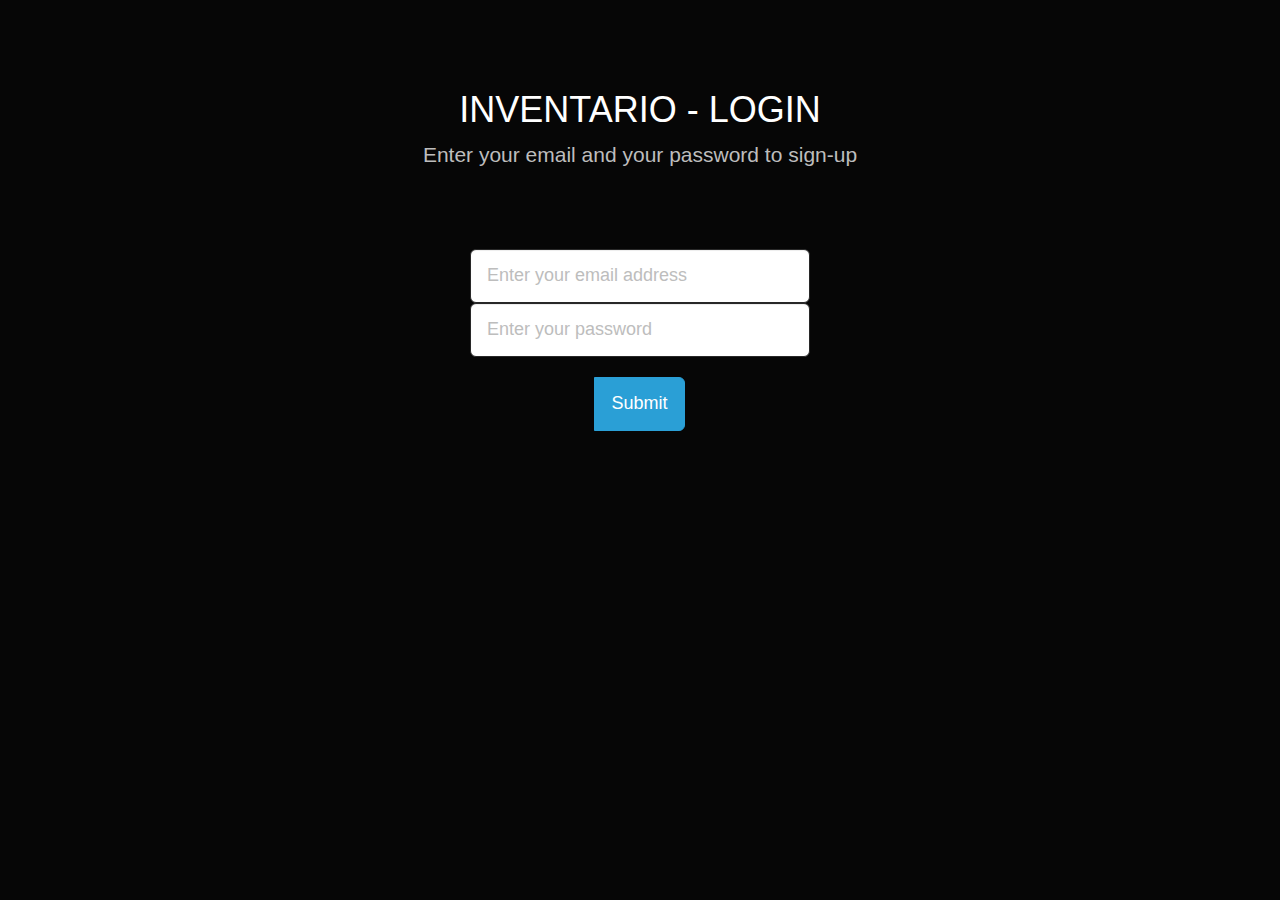
<file: index.html>
<!DOCTYPE html>
<html lang="en">
<head>
    <meta charset="utf-8">
    <meta name="viewport" content="width=device-width, initial-scale=1.0">
    <title>Signup - Dark Admin</title>

    <link rel="stylesheet" type="text/css" href="bootstrap/css/bootstrap.min.css" />
    <link rel="stylesheet" type="text/css" href="font-awesome/css/font-awesome.min.css" />
    <link rel="stylesheet" type="text/css" href="css/local.css" />

    <script type="text/javascript" src="js/jquery-1.10.2.min.js"></script>
    <script type="text/javascript" src="bootstrap/js/bootstrap.min.js"></script>   
</head>
<body>
        <div align="center">
            <div>
                <div class="col-lg-12 text-center v-center">
                    <h1>INVENTARIO - LOGIN</h1>
                    <p class="lead">Enter your email and your password to sign-up</p>

                    <br>
                    <br>
                    <br>

                    <form class="col-lg-12" action="Controladores/validaLogin.php" method="post">
                        <div class="form-group" style="width: 340px; text-align: center; margin: 0 auto;">
                            <input class="form-control input-lg" title="Confidential signup."
                                placeholder="Enter your email address" type="text" id="txtUser" name="txtUser" required>
                            <input class="form-control input-lg" title="Confidential signup."
                                   placeholder="Enter your password" type="password" id="txtPass" name="txtPass" required>
                            <br/>
                            <span class="input-group-btn">
                                <input type="submit" class="btn btn-lg btn-primary">OK</input></span>
                        </div>
                    </form>
                </div>
            </div>
            <!-- /.row -->
        <!-- /#page-wrapper -->
    </div>    
</body>
</html>
</file>
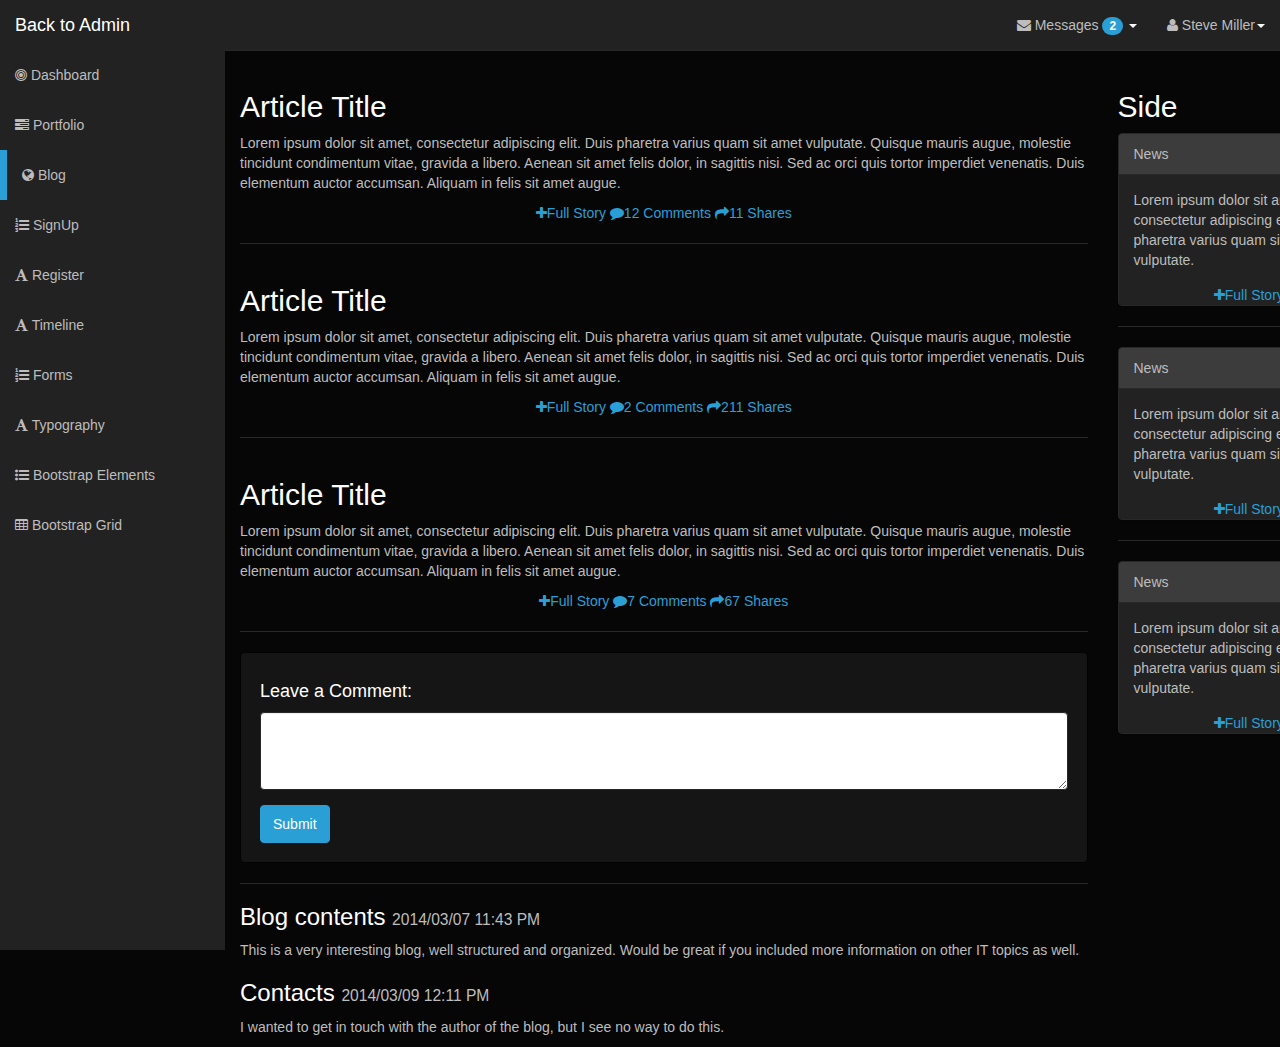
<file: blog.html>
<!DOCTYPE html>
<html lang="en">
<head>
    <meta charset="utf-8">
    <meta name="viewport" content="width=device-width, initial-scale=1.0">
    <title>Blog - Dark Admin</title>

    <link rel="stylesheet" type="text/css" href="bootstrap/css/bootstrap.min.css" />
    <link rel="stylesheet" type="text/css" href="font-awesome/css/font-awesome.min.css" />
    <link rel="stylesheet" type="text/css" href="css/local.css" />

    <script type="text/javascript" src="js/jquery-1.10.2.min.js"></script>
    <script type="text/javascript" src="bootstrap/js/bootstrap.min.js"></script>   
</head>
<body>

    <div id="wrapper">
        <nav class="navbar navbar-inverse navbar-fixed-top" role="navigation">
            <div class="navbar-header">
                <button type="button" class="navbar-toggle" data-toggle="collapse" data-target=".navbar-ex1-collapse">
                    <span class="sr-only">Toggle navigation</span>
                    <span class="icon-bar"></span>
                    <span class="icon-bar"></span>
                    <span class="icon-bar"></span>
                </button>
                <a class="navbar-brand" href="index.html">Back to Admin</a>
            </div>
            <div class="collapse navbar-collapse navbar-ex1-collapse">
                <ul class="nav navbar-nav side-nav">
                    <li><a href="index.html"><i class="fa fa-bullseye"></i> Dashboard</a></li>
                    <li><a href="portfolio.html"><i class="fa fa-tasks"></i> Portfolio</a></li>
                    <li class="selected"><a href="blog.html"><i class="fa fa-globe"></i> Blog</a></li>
                    <li><a href="signup.html"><i class="fa fa-list-ol"></i> SignUp</a></li>
                    <li><a href="register.html"><i class="fa fa-font"></i> Register</a></li>
                    <li><a href="timeline.html"><i class="fa fa-font"></i> Timeline</a></li>
                    <li><a href="forms.html"><i class="fa fa-list-ol"></i> Forms</a></li>
                    <li><a href="typography.html"><i class="fa fa-font"></i> Typography</a></li>
                    <li><a href="bootstrap-elements.html"><i class="fa fa-list-ul"></i> Bootstrap Elements</a></li>
                    <li><a href="bootstrap-grid.html"><i class="fa fa-table"></i > Bootstrap Grid</a></li>            
                </ul>
                <ul class="nav navbar-nav navbar-right navbar-user">
                    <li class="dropdown messages-dropdown">
                        <a href="#" class="dropdown-toggle" data-toggle="dropdown"><i class="fa fa-envelope"></i> Messages <span class="badge">2</span> <b class="caret"></b></a>
                        <ul class="dropdown-menu">
                            <li class="dropdown-header">2 New Messages</li>
                            <li class="message-preview">
                                <a href="#">
                                    <span class="avatar"><i class="fa fa-bell"></i></span>
                                    <span class="message">Security alert</span>
                                </a>
                            </li>
                            <li class="divider"></li>
                            <li class="message-preview">
                                <a href="#">
                                    <span class="avatar"><i class="fa fa-bell"></i></span>
                                    <span class="message">Security alert</span>
                                </a>
                            </li>
                            <li class="divider"></li>
                            <li><a href="#">Go to Inbox <span class="badge">2</span></a></li>
                        </ul>
                    </li>
                    <li class="dropdown user-dropdown">
                        <a href="#" class="dropdown-toggle" data-toggle="dropdown"><i class="fa fa-user"></i> Steve Miller<b class="caret"></b></a>
                        <ul class="dropdown-menu">
                            <li><a href="#"><i class="fa fa-user"></i> Profile</a></li>
                            <li><a href="#"><i class="fa fa-gear"></i> Settings</a></li>
                            <li class="divider"></li>
                            <li><a href="#"><i class="fa fa-power-off"></i> Log Out</a></li>
                        </ul>
                    </li>
                </ul>
            </div>
        </nav>

       <div class="container">
            <div class="row">
               
                <div class="col-sm-9">
                    <div class="row">
                        <div class="col-xs-12">
                            <h2>Article Title</h2>
                            <p>
                                Lorem ipsum dolor sit amet, consectetur adipiscing elit. Duis pharetra varius quam sit amet vulputate. 
                    Quisque mauris augue, molestie tincidunt condimentum vitae, gravida a libero. Aenean sit amet felis 
                    dolor, in sagittis nisi. Sed ac orci quis tortor imperdiet venenatis. Duis elementum auctor accumsan. 
                    Aliquam in felis sit amet augue.
                            </p>
                            <div class="text-center">
                                <a href="#"><i class="fa fa-plus"></i>Full Story</a>
                                <a href="#"><i class="fa fa-comment"></i>12 Comments</a>
                                <a href="#"><i class="fa fa-share"></i>11 Shares</a>
                            </div>
                        </div>
                    </div>
                    <hr />
                    <div class="row">
                        <div class="col-xs-12">
                            <h2>Article Title</h2>
                            <p>
                                Lorem ipsum dolor sit amet, consectetur adipiscing elit. Duis pharetra varius quam sit amet vulputate. 
                    Quisque mauris augue, molestie tincidunt condimentum vitae, gravida a libero. Aenean sit amet felis 
                    dolor, in sagittis nisi. Sed ac orci quis tortor imperdiet venenatis. Duis elementum auctor accumsan. 
                    Aliquam in felis sit amet augue.
                            </p>
                            <div class="text-center">
                                <a href="#"><i class="fa fa-plus"></i>Full Story</a>
                                <a href="#"><i class="fa fa-comment"></i>2 Comments</a>
                                <a href="#"><i class="fa fa-share"></i>211 Shares</a>
                            </div>
                        </div>
                    </div>
                    <hr />
                    <div class="row">
                        <div class="col-xs-12">
                            <h2>Article Title</h2>
                            <p>
                                Lorem ipsum dolor sit amet, consectetur adipiscing elit. Duis pharetra varius quam sit amet vulputate. 
                    Quisque mauris augue, molestie tincidunt condimentum vitae, gravida a libero. Aenean sit amet felis 
                    dolor, in sagittis nisi. Sed ac orci quis tortor imperdiet venenatis. Duis elementum auctor accumsan. 
                    Aliquam in felis sit amet augue.
                            </p>
                            <div class="text-center">
                                <a href="#"><i class="fa fa-plus"></i>Full Story</a>
                                <a href="#"><i class="fa fa-comment"></i>7 Comments</a>
                                <a href="#"><i class="fa fa-share"></i>67 Shares</a>
                            </div>
                        </div>
                    </div>
                    <hr />

                    <!-- the comment box -->
                    <div class="well">
                        <h4>Leave a Comment:</h4>
                        <form role="form">
                            <div class="form-group">
                                <textarea class="form-control" rows="3"></textarea>
                            </div>
                            <button type="submit" class="btn btn-primary">Submit</button>
                        </form>
                    </div>

                    <hr>

                    <!-- the comments -->
                    <h3>Blog contents
                    <small>2014/03/07 11:43 PM</small>
                    </h3>
                    <p>This is a very interesting blog, well structured and organized. Would be great if you included more information on other IT topics as well.</p>

                    <h3>Contacts
                    <small>2014/03/09 12:11 PM</small>
                    </h3>
                    <p>I wanted to get in touch with the author of the blog, but I see no way to do this.</p>

                </div>
                 <div class="col-sm-3">
                    <div class="row">
                        <div class="col-xs-12">
                            <h2>Side</h2>
                            <div class="panel panel-default">
                                <div class="panel-heading">News</div>
                                <div class="panel-body">
                                    Lorem ipsum dolor sit amet, consectetur adipiscing elit. Duis pharetra varius quam sit amet vulputate. 
                                </div>
                                <div class="text-center">
                                    <a href="#"><i class="fa fa-plus"></i>Full Story</a>
                                </div>
                            </div>
                            <hr />
                            <div class="panel panel-default">
                                <div class="panel-heading">News</div>
                                <div class="panel-body">
                                    Lorem ipsum dolor sit amet, consectetur adipiscing elit. Duis pharetra varius quam sit amet vulputate.
                                </div>
                                <div class="text-center">
                                    <a href="#"><i class="fa fa-plus"></i>Full Story</a>
                                </div>
                            </div>
                            <hr />
                            <div class="panel panel-default">
                                <div class="panel-heading">News</div>
                                <div class="panel-body">
                                    Lorem ipsum dolor sit amet, consectetur adipiscing elit. Duis pharetra varius quam sit amet vulputate. 
                                </div>
                                <div class="text-center">
                                    <a href="#"><i class="fa fa-plus"></i>Full Story</a>
                                </div>
                            </div>
                        </div>
                    </div>
                </div>
            </div>
        </div>
    </div>

</body>
</html>
</file>
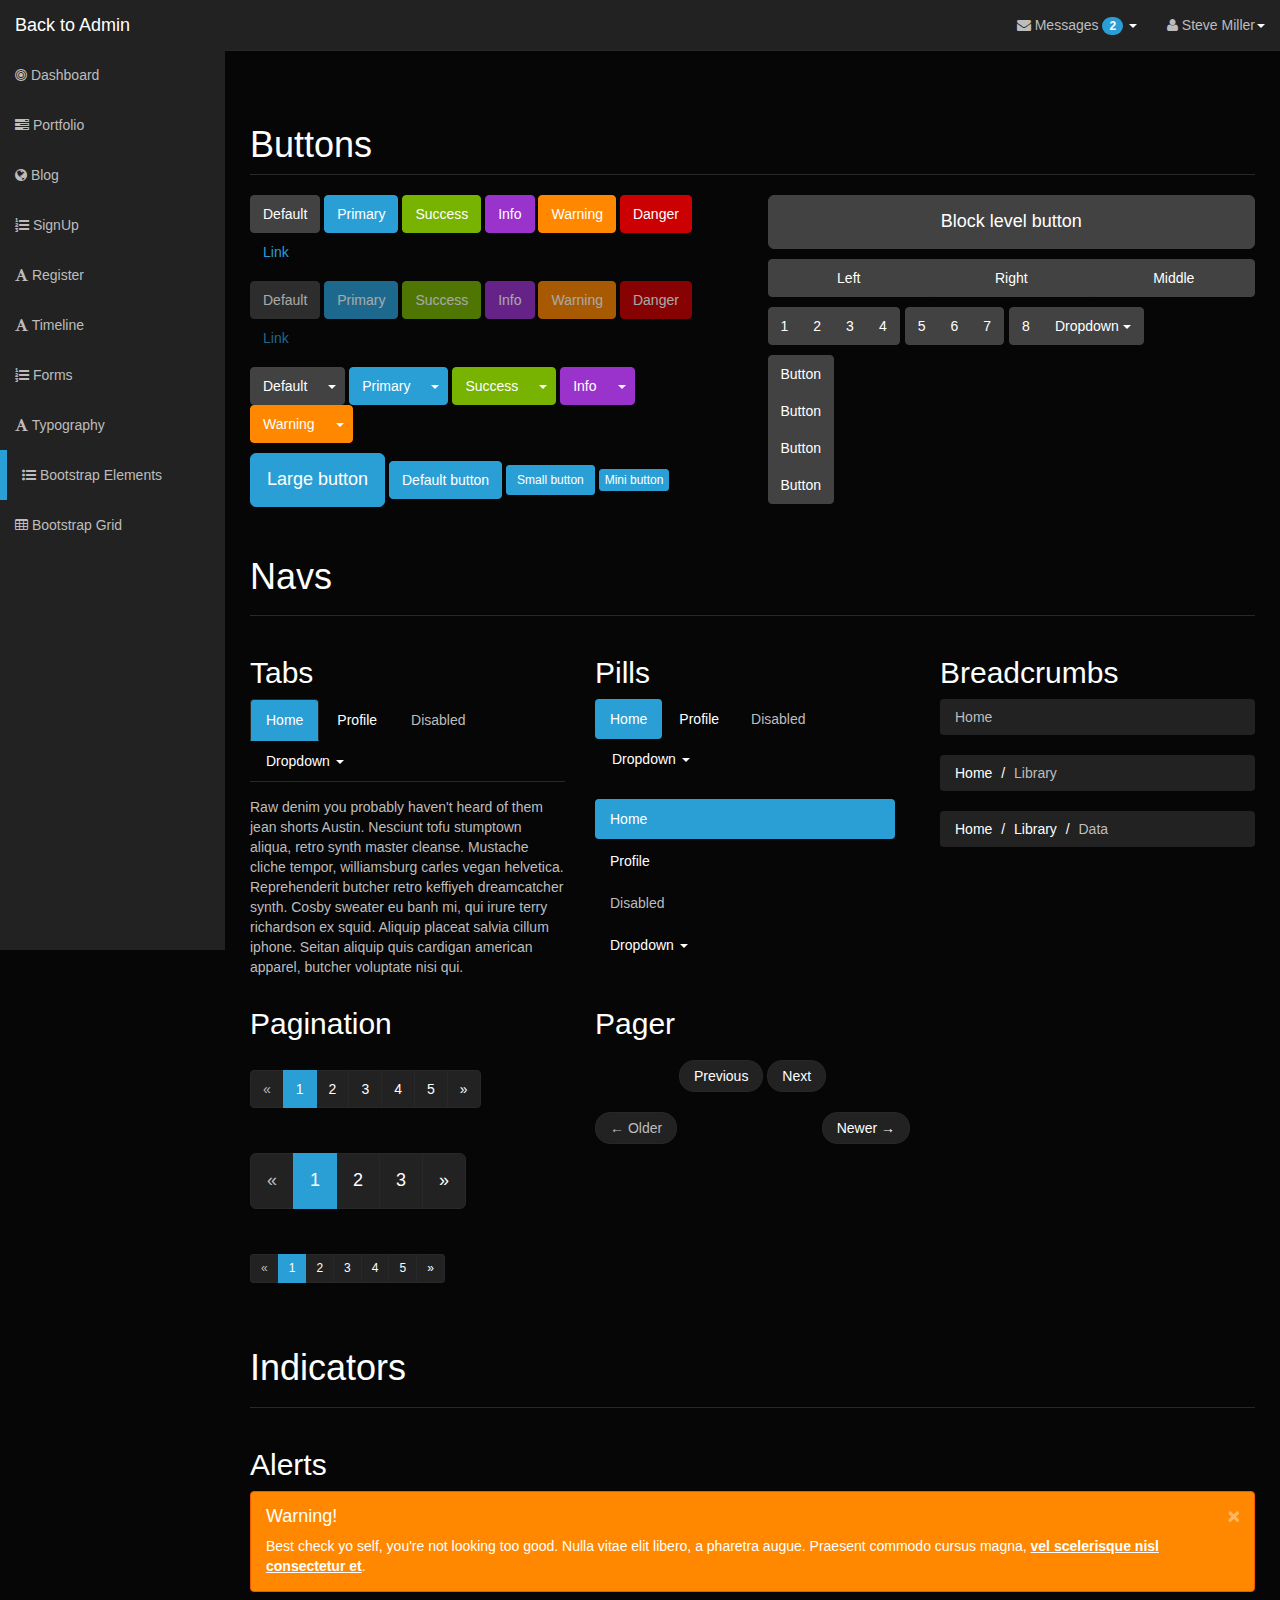
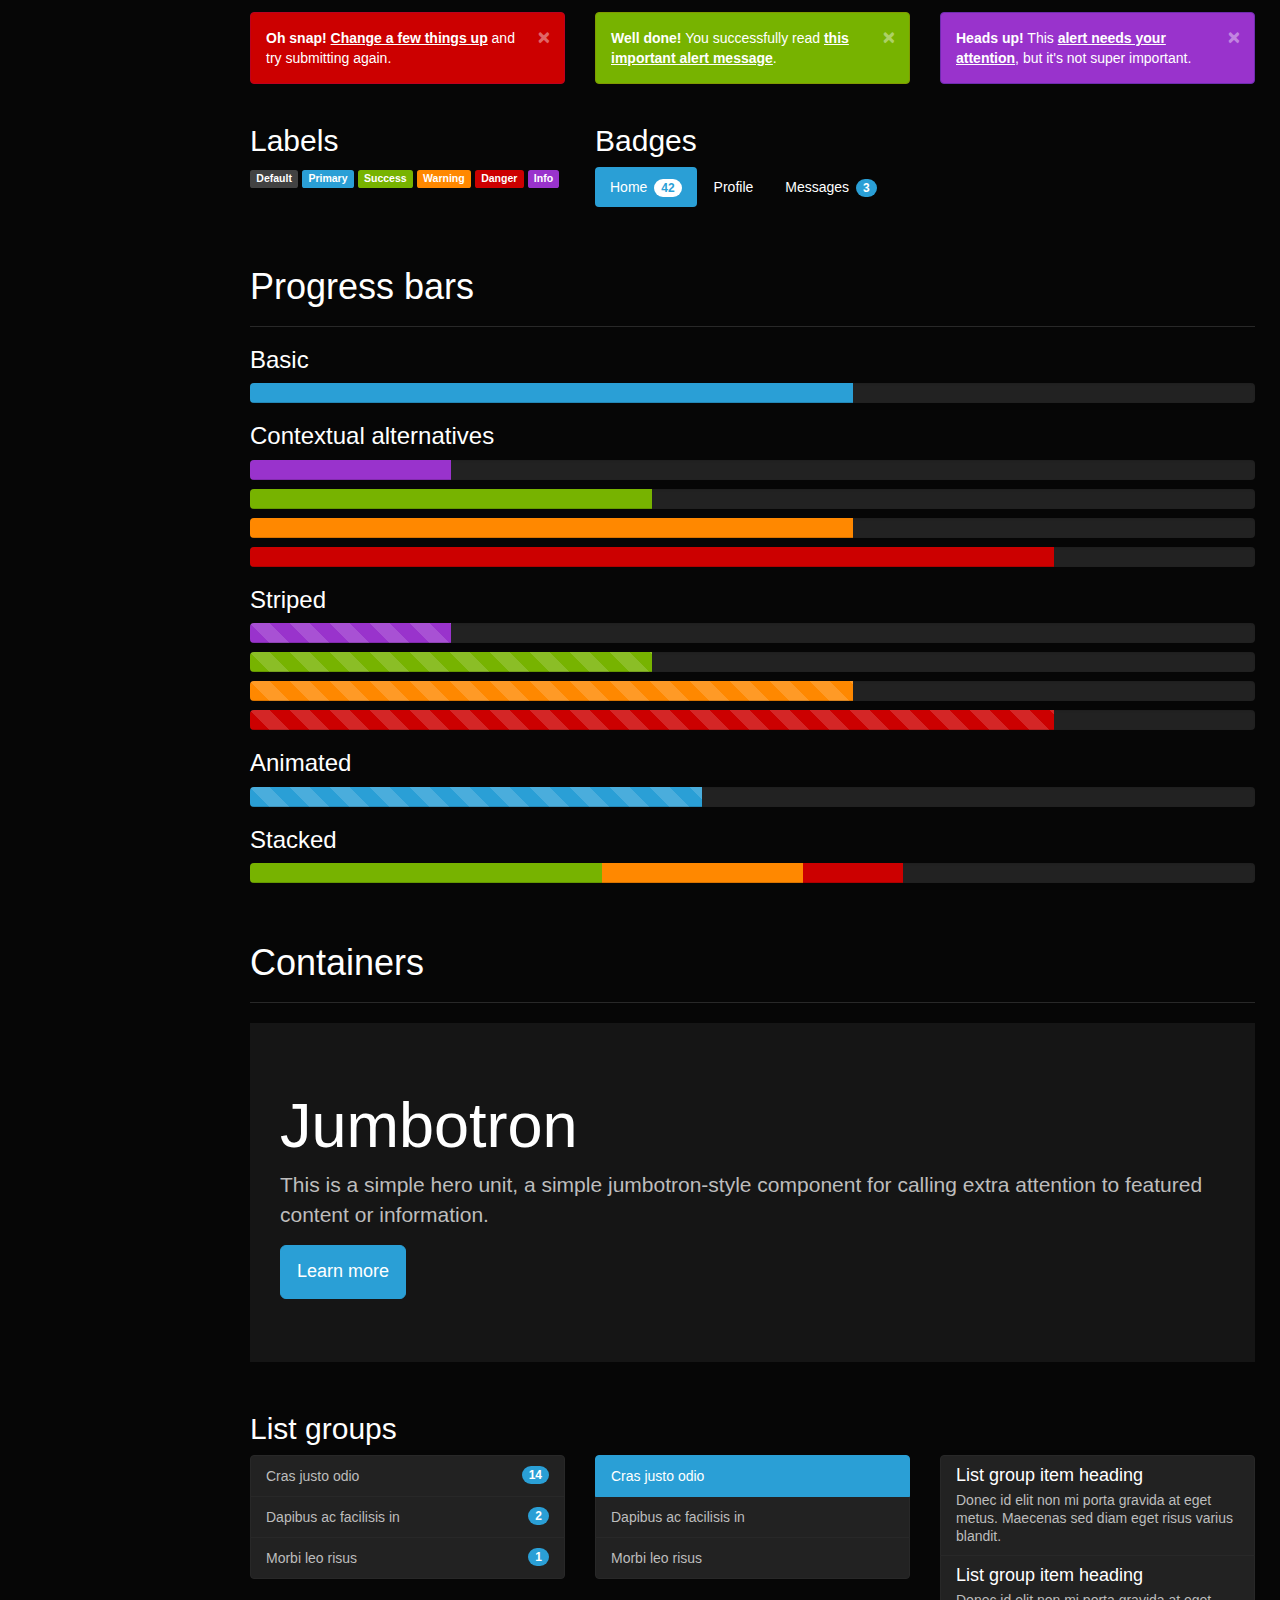
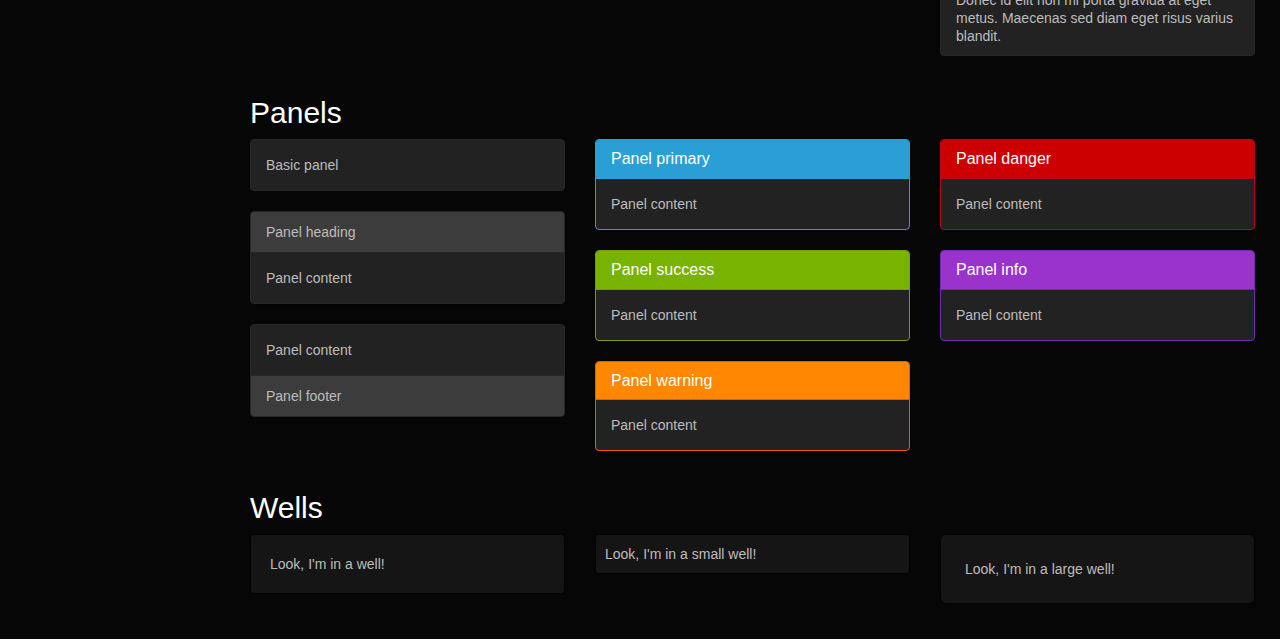
<file: bootstrap-elements.html>
<!DOCTYPE html>
<html lang="en">
<head>
    <meta charset="utf-8">
    <meta name="viewport" content="width=device-width, initial-scale=1.0">
    <title>Bootstrap Elements - Dark Admin</title>

    <link rel="stylesheet" type="text/css" href="bootstrap/css/bootstrap.min.css" />
    <link rel="stylesheet" type="text/css" href="font-awesome/css/font-awesome.min.css" />
    <link rel="stylesheet" type="text/css" href="css/local.css" />

    <script type="text/javascript" src="js/jquery-1.10.2.min.js"></script>
    <script type="text/javascript" src="bootstrap/js/bootstrap.min.js"></script>       
</head>
<body>

    <div id="wrapper">
        <nav class="navbar navbar-inverse navbar-fixed-top" role="navigation">
            <div class="navbar-header">
                <button type="button" class="navbar-toggle" data-toggle="collapse" data-target=".navbar-ex1-collapse">
                    <span class="sr-only">Toggle navigation</span>
                    <span class="icon-bar"></span>
                    <span class="icon-bar"></span>
                    <span class="icon-bar"></span>
                </button>
                <a class="navbar-brand" href="index.html">Back to Admin</a>
            </div>
            <div class="collapse navbar-collapse navbar-ex1-collapse">
                <ul class="nav navbar-nav side-nav">
                    <li><a href="index.html"><i class="fa fa-bullseye"></i> Dashboard</a></li>
                    <li><a href="portfolio.html"><i class="fa fa-tasks"></i> Portfolio</a></li>
                    <li><a href="blog.html"><i class="fa fa-globe"></i> Blog</a></li>
                    <li><a href="signup.html"><i class="fa fa-list-ol"></i> SignUp</a></li>
                    <li><a href="register.html"><i class="fa fa-font"></i> Register</a></li>
                    <li><a href="timeline.html"><i class="fa fa-font"></i> Timeline</a></li>
                    <li><a href="forms.html"><i class="fa fa-list-ol"></i> Forms</a></li>
                    <li><a href="typography.html"><i class="fa fa-font"></i> Typography</a></li>
                    <li class="selected"><a href="bootstrap-elements.html"><i class="fa fa-list-ul"></i> Bootstrap Elements</a></li>
                    <li><a href="bootstrap-grid.html"><i class="fa fa-table"></i > Bootstrap Grid</a></li>            
                </ul>
                <ul class="nav navbar-nav navbar-right navbar-user">
                    <li class="dropdown messages-dropdown">
                        <a href="#" class="dropdown-toggle" data-toggle="dropdown"><i class="fa fa-envelope"></i> Messages <span class="badge">2</span> <b class="caret"></b></a>
                        <ul class="dropdown-menu">
                            <li class="dropdown-header">2 New Messages</li>
                            <li class="message-preview">
                                <a href="#">
                                    <span class="avatar"><i class="fa fa-bell"></i></span>
                                    <span class="message">Security alert</span>
                                </a>
                            </li>
                            <li class="divider"></li>
                            <li class="message-preview">
                                <a href="#">
                                    <span class="avatar"><i class="fa fa-bell"></i></span>
                                    <span class="message">Security alert</span>
                                </a>
                            </li>
                            <li class="divider"></li>
                            <li><a href="#">Go to Inbox <span class="badge">2</span></a></li>
                        </ul>
                    </li>
                    <li class="dropdown user-dropdown">
                        <a href="#" class="dropdown-toggle" data-toggle="dropdown"><i class="fa fa-user"></i> Steve Miller<b class="caret"></b></a>
                        <ul class="dropdown-menu">
                            <li><a href="#"><i class="fa fa-user"></i> Profile</a></li>
                            <li><a href="#"><i class="fa fa-gear"></i> Settings</a></li>
                            <li class="divider"></li>
                            <li><a href="#"><i class="fa fa-power-off"></i> Log Out</a></li>
                        </ul>
                    </li>
                </ul>
            </div>
        </nav>

        <div id="page-wrapper">
                 
        <div class="row">
          <div class="col-lg-12">
            <h1 id="buttons" class="page-header">Buttons</h1>
          </div>
        </div>

        <div class="row">
          <div class="col-lg-6">

              <p>
                <button type="button" class="btn btn-default">Default</button>
                <button type="button" class="btn btn-primary">Primary</button>
                <button type="button" class="btn btn-success">Success</button>
                <button type="button" class="btn btn-info">Info</button>
                <button type="button" class="btn btn-warning">Warning</button>
                <button type="button" class="btn btn-danger">Danger</button>
                <button type="button" class="btn btn-link">Link</button>
              </p>

              <p>
                <button type="button" class="btn btn-default disabled">Default</button>
                <button type="button" class="btn btn-primary disabled">Primary</button>
                <button type="button" class="btn btn-success disabled">Success</button>
                <button type="button" class="btn btn-info disabled">Info</button>
                <button type="button" class="btn btn-warning disabled">Warning</button>
                <button type="button" class="btn btn-danger disabled">Danger</button>
                <button type="button" class="btn btn-link disabled">Link</button>
              </p>
              
              <p>
                <div class="btn-group">
                  <button type="button" class="btn btn-default">Default</button>
                  <button type="button" class="btn btn-default dropdown-toggle" data-toggle="dropdown"><span class="caret"></span></button>
                  <ul class="dropdown-menu">
                    <li><a href="#">Action</a></li>
                    <li><a href="#">Another action</a></li>
                    <li><a href="#">Something else here</a></li>
                    <li class="divider"></li>
                    <li><a href="#">Separated link</a></li>
                  </ul>
                </div><!-- /btn-group -->
                <div class="btn-group">
                  <button type="button" class="btn btn-primary">Primary</button>
                  <button type="button" class="btn btn-primary dropdown-toggle" data-toggle="dropdown"><span class="caret"></span></button>
                  <ul class="dropdown-menu">
                    <li><a href="#">Action</a></li>
                    <li><a href="#">Another action</a></li>
                    <li><a href="#">Something else here</a></li>
                    <li class="divider"></li>
                    <li><a href="#">Separated link</a></li>
                  </ul>
                </div><!-- /btn-group -->
                <div class="btn-group">
                  <button type="button" class="btn btn-success">Success</button>
                  <button type="button" class="btn btn-success dropdown-toggle" data-toggle="dropdown"><span class="caret"></span></button>
                  <ul class="dropdown-menu">
                    <li><a href="#">Action</a></li>
                    <li><a href="#">Another action</a></li>
                    <li><a href="#">Something else here</a></li>
                    <li class="divider"></li>
                    <li><a href="#">Separated link</a></li>
                  </ul>
                </div><!-- /btn-group -->
                <div class="btn-group">
                  <button type="button" class="btn btn-info">Info</button>
                  <button type="button" class="btn btn-info dropdown-toggle" data-toggle="dropdown"><span class="caret"></span></button>
                  <ul class="dropdown-menu">
                    <li><a href="#">Action</a></li>
                    <li><a href="#">Another action</a></li>
                    <li><a href="#">Something else here</a></li>
                    <li class="divider"></li>
                    <li><a href="#">Separated link</a></li>
                  </ul>
                </div><!-- /btn-group -->
                <div class="btn-group">
                  <button type="button" class="btn btn-warning">Warning</button>
                  <button type="button" class="btn btn-warning dropdown-toggle" data-toggle="dropdown"><span class="caret"></span></button>
                  <ul class="dropdown-menu">
                    <li><a href="#">Action</a></li>
                    <li><a href="#">Another action</a></li>
                    <li><a href="#">Something else here</a></li>
                    <li class="divider"></li>
                    <li><a href="#">Separated link</a></li>
                  </ul>
                </div><!-- /btn-group -->
              </p>

              <p>
                <button type="button" class="btn btn-primary btn-lg">Large button</button>
                <button type="button" class="btn btn-primary">Default button</button>
                <button type="button" class="btn btn-primary btn-sm">Small button</button>
                <button type="button" class="btn btn-primary btn-xs">Mini button</button>
              </p>
            
          </div>

          <div class="col-lg-6">
          
            <p>
              <button type="button" class="btn btn-default btn-lg btn-block">Block level button</button>
            </p>

            <p>
              <div class="btn-group btn-group-justified">
                <a href="#" class="btn btn-default">Left</a>
                <a href="#" class="btn btn-default">Right</a>
                <a href="#" class="btn btn-default">Middle</a>
              </div>
            </p>

            <p>
              <div class="btn-toolbar">
                <div class="btn-group">
                  <button type="button" class="btn btn-default">1</button>
                  <button type="button" class="btn btn-default">2</button>
                  <button type="button" class="btn btn-default">3</button>
                  <button type="button" class="btn btn-default">4</button>
                </div>
                <div class="btn-group">
                  <button type="button" class="btn btn-default">5</button>
                  <button type="button" class="btn btn-default">6</button>
                  <button type="button" class="btn btn-default">7</button>
                </div>
                <div class="btn-group">
                  <button type="button" class="btn btn-default">8</button>

                  <div class="btn-group">
                    <button type="button" class="btn btn-default dropdown-toggle" data-toggle="dropdown">
                      Dropdown
                      <span class="caret"></span>
                    </button>
                    <ul class="dropdown-menu">
                      <li><a href="#">Dropdown link</a></li>
                      <li><a href="#">Dropdown link</a></li>
                      <li><a href="#">Dropdown link</a></li>
                     </ul>
                  </div>
                </div>
              </div>
            </p>

            <p>
              <div class="btn-group-vertical">
                  <button type="button" class="btn btn-default">Button</button>
                  <button type="button" class="btn btn-default">Button</button>
                  <button type="button" class="btn btn-default">Button</button>
                  <button type="button" class="btn btn-default">Button</button>
              </div>
            </p>

          </div>
        </div><!-- /.row -->

        <div class="row">
          <div class="col-lg-12">
            <div class="page-header">
              <h1 id="navs">Navs</h1>
            </div>
          </div>
        </div><!-- /.row -->

        <div class="row">
          <div class="col-lg-4">
            <h2 id="nav-tabs">Tabs</h2>
            <div class="bs-example">
              <ul class="nav nav-tabs" style="margin-bottom: 15px;">
                <li class="active"><a href="#home" data-toggle="tab">Home</a></li>
                <li><a href="#profile" data-toggle="tab">Profile</a></li>
                <li class="disabled"><a>Disabled</a></li>
                <li class="dropdown">
                  <a class="dropdown-toggle" data-toggle="dropdown" href="#">
                    Dropdown <span class="caret"></span>
                  </a>
                  <ul class="dropdown-menu">
                    <li><a href="#dropdown1" data-toggle="tab">Action</a></li>
                    <li class="divider"></li>
                    <li><a href="#dropdown2" data-toggle="tab">Another action</a></li>
                  </ul>
                </li>
              </ul>
              <div id="myTabContent" class="tab-content">
                <div class="tab-pane fade active in" id="home">
                  <p>Raw denim you probably haven't heard of them jean shorts Austin. Nesciunt tofu stumptown aliqua, retro synth master cleanse. Mustache cliche tempor, williamsburg carles vegan helvetica. Reprehenderit butcher retro keffiyeh dreamcatcher synth. Cosby sweater eu banh mi, qui irure terry richardson ex squid. Aliquip placeat salvia cillum iphone. Seitan aliquip quis cardigan american apparel, butcher voluptate nisi qui.</p>
                </div>
                <div class="tab-pane fade" id="profile">
                  <p>Food truck fixie locavore, accusamus mcsweeney's marfa nulla single-origin coffee squid. Exercitation +1 labore velit, blog sartorial PBR leggings next level wes anderson artisan four loko farm-to-table craft beer twee. Qui photo booth letterpress, commodo enim craft beer mlkshk aliquip jean shorts ullamco ad vinyl cillum PBR. Homo nostrud organic, assumenda labore aesthetic magna delectus mollit.</p>
                </div>
                <div class="tab-pane fade" id="dropdown1">
                  <p>Etsy mixtape wayfarers, ethical wes anderson tofu before they sold out mcsweeney's organic lomo retro fanny pack lo-fi farm-to-table readymade. Messenger bag gentrify pitchfork tattooed craft beer, iphone skateboard locavore carles etsy salvia banksy hoodie helvetica. DIY synth PBR banksy irony. Leggings gentrify squid 8-bit cred pitchfork.</p>
                </div>
                <div class="tab-pane fade" id="dropdown2">
                  <p>Trust fund seitan letterpress, keytar raw denim keffiyeh etsy art party before they sold out master cleanse gluten-free squid scenester freegan cosby sweater. Fanny pack portland seitan DIY, art party locavore wolf cliche high life echo park Austin. Cred vinyl keffiyeh DIY salvia PBR, banh mi before they sold out farm-to-table VHS viral locavore cosby sweater.</p>
                </div>
              </div>
            </div>
          </div>
          <div class="col-lg-4">
            <h2 id="nav-pills">Pills</h2>
            <div class="bs-example">
              <ul class="nav nav-pills">
                <li class="active"><a href="#">Home</a></li>
                <li><a href="#">Profile</a></li>
                <li class="disabled"><a href="#">Disabled</a></li>
                <li class="dropdown">
                  <a class="dropdown-toggle" data-toggle="dropdown" href="#">
                    Dropdown <span class="caret"></span>
                  </a>
                  <ul class="dropdown-menu">
                    <li><a href="#">Action</a></li>
                    <li><a href="#">Another action</a></li>
                    <li><a href="#">Something else here</a></li>
                    <li class="divider"></li>
                    <li><a href="#">Separated link</a></li>
                  </ul>
                </li>
              </ul>
            </div>
            <br>
            <div class="bs-example">
              <ul class="nav nav-pills nav-stacked" style="max-width: 300px;">
                <li class="active"><a href="#">Home</a></li>
                <li><a href="#">Profile</a></li>
                <li class="disabled"><a href="#">Disabled</a></li>
                <li class="dropdown">
                  <a class="dropdown-toggle" data-toggle="dropdown" href="#">
                    Dropdown <span class="caret"></span>
                  </a>
                  <ul class="dropdown-menu">
                    <li><a href="#">Action</a></li>
                    <li><a href="#">Another action</a></li>
                    <li><a href="#">Something else here</a></li>
                    <li class="divider"></li>
                    <li><a href="#">Separated link</a></li>
                  </ul>
                </li>
              </ul>
            </div>
          </div>
          <div class="col-lg-4">
            <h2 id="nav-breadcrumbs">Breadcrumbs</h2>
            <div class="bs-example">
              <ul class="breadcrumb">
                <li class="active">Home</li>
              </ul>
              <ul class="breadcrumb">
                <li><a href="#">Home</a></li>
                <li class="active">Library</li>
              </ul>
              <ul class="breadcrumb" style="margin-bottom: 5px;">
                <li><a href="#">Home</a></li>
                <li><a href="#">Library</a></li>
                <li class="active">Data</li>
              </ul>
            </div>
            
          </div>
        </div><!-- /.row -->

        <div class="row">
          <div class="col-lg-4">
            <h2 id="pagination">Pagination</h2>
            <div class="bs-example">
              <ul class="pagination">
                <li class="disabled"><a href="#">&laquo;</a></li>
                <li class="active"><a href="#">1</a></li>
                <li><a href="#">2</a></li>
                <li><a href="#">3</a></li>
                <li><a href="#">4</a></li>
                <li><a href="#">5</a></li>
                <li><a href="#">&raquo;</a></li>
              </ul>
              <ul class="pagination pagination-lg">
                <li class="disabled"><a href="#">&laquo;</a></li>
                <li class="active"><a href="#">1</a></li>
                <li><a href="#">2</a></li>
                <li><a href="#">3</a></li>
                <li><a href="#">&raquo;</a></li>
              </ul>
              <ul class="pagination pagination-sm">
                <li class="disabled"><a href="#">&laquo;</a></li>
                <li class="active"><a href="#">1</a></li>
                <li><a href="#">2</a></li>
                <li><a href="#">3</a></li>
                <li><a href="#">4</a></li>
                <li><a href="#">5</a></li>
                <li><a href="#">&raquo;</a></li>
              </ul>
            </div>
          </div>
          <div class="col-lg-4">
            <h2 id="pager">Pager</h2>
            <div class="bs-example">
              <ul class="pager">
                <li><a href="#">Previous</a></li>
                <li><a href="#">Next</a></li>
              </ul>
            </div>
            <div class="bs-example">
              <ul class="pager">
                <li class="previous disabled"><a href="#">&larr; Older</a></li>
                <li class="next"><a href="#">Newer &rarr;</a></li>
              </ul>
            </div>
          </div>
        </div><!-- /.row -->

        <div class="row">
          <div class="col-lg-12">
            <div class="page-header">
              <h1 id="indicators">Indicators</h1>
            </div>
          </div>
        </div><!-- /.row -->

        <div class="row">
          <div class="col-lg-12">
            <h2>Alerts</h2>
            <div class="bs-example">
              <div class="alert alert-dismissable alert-warning">
                <button type="button" class="close" data-dismiss="alert">&times;</button>
                <h4>Warning!</h4>
                <p>Best check yo self, you're not looking too good. Nulla vitae elit libero, a pharetra augue. Praesent commodo cursus magna, <a href="#" class="alert-link">vel scelerisque nisl consectetur et</a>.</p>
              </div>
            </div>
          </div>
        </div><!-- /.row -->

        <div class="row">
          <div class="col-lg-4">
            <div class="alert alert-dismissable alert-danger">
              <button type="button" class="close" data-dismiss="alert">&times;</button>
              <strong>Oh snap!</strong> <a href="#" class="alert-link">Change a few things up</a> and try submitting again.
            </div>
          </div>
          <div class="col-lg-4">
            <div class="alert alert-dismissable alert-success">
              <button type="button" class="close" data-dismiss="alert">&times;</button>
              <strong>Well done!</strong> You successfully read <a href="#" class="alert-link">this important alert message</a>.
            </div>
          </div>
          <div class="col-lg-4">
            <div class="alert alert-dismissable alert-info">
              <button type="button" class="close" data-dismiss="alert">&times;</button>
              <strong>Heads up!</strong> This <a href="#" class="alert-link">alert needs your attention</a>, but it's not super important.
            </div>
          </div>
        </div><!-- /.row -->

        <div class="row">
          <div class="col-lg-4">
            <h2>Labels</h2>
            <div class="bs-example" style="margin-bottom: 40px;">
              <span class="label label-default">Default</span>
              <span class="label label-primary">Primary</span>
              <span class="label label-success">Success</span>
              <span class="label label-warning">Warning</span>
              <span class="label label-danger">Danger</span>
              <span class="label label-info">Info</span>
            </div>
          </div>
          <div class="col-lg-4">
            <h2>Badges</h2>
            <div class="bs-example">
              <ul class="nav nav-pills">
                <li class="active"><a href="#">Home <span class="badge">42</span></a></li>
                <li><a href="#">Profile <span class="badge"></span></a></li>
                <li><a href="#">Messages <span class="badge">3</span></a></li>
              </ul>
            </div>
          </div>
        </div><!-- /.row -->

        <div class="row">
          <div class="col-lg-12">
            <div class="page-header">
              <h1 id="progress">Progress bars</h1>
            </div>
            
            <h3 id="progress-basic">Basic</h3>
            <div class="bs-example">
              <div class="progress">
                <div class="progress-bar" style="width: 60%;"></div>
              </div>
            </div>

            <h3 id="progress-alternatives">Contextual alternatives</h3>
            <div class="bs-example">
              <div class="progress" style="margin-bottom: 9px;">
                <div class="progress-bar progress-bar-info" style="width: 20%"></div>
              </div>
              <div class="progress" style="margin-bottom: 9px;">
                <div class="progress-bar progress-bar-success" style="width: 40%"></div>
              </div>
              <div class="progress" style="margin-bottom: 9px;">
                <div class="progress-bar progress-bar-warning" style="width: 60%"></div>
              </div>
              <div class="progress">
                <div class="progress-bar progress-bar-danger" style="width: 80%"></div>
              </div>
            </div>

            <h3 id="progress-striped">Striped</h3>
            <div class="bs-example">
              <div class="progress progress-striped" style="margin-bottom: 9px;">
                <div class="progress-bar progress-bar-info" style="width: 20%"></div>
              </div>
              <div class="progress progress-striped" style="margin-bottom: 9px;">
                <div class="progress-bar progress-bar-success" style="width: 40%"></div>
              </div>
              <div class="progress progress-striped" style="margin-bottom: 9px;">
                <div class="progress-bar progress-bar-warning" style="width: 60%"></div>
              </div>
              <div class="progress progress-striped">
                <div class="progress-bar progress-bar-danger" style="width: 80%"></div>
              </div>
            </div>

            <h3 id="progress-animated">Animated</h3>
            <div class="bs-example">
              <div class="progress progress-striped active">
                <div class="progress-bar" style="width: 45%"></div>
              </div>
            </div>

            <h3 id="progress-stacked">Stacked</h3>
            <div class="bs-example">
              <div class="progress">
                <div class="progress-bar progress-bar-success" style="width: 35%"></div>
                <div class="progress-bar progress-bar-warning" style="width: 20%"></div>
                <div class="progress-bar progress-bar-danger" style="width: 10%"></div>
              </div>
            </div>
          </div>
        </div><!-- /.row -->

        <div class="row">
          <div class="col-lg-12">
            <div class="page-header">
              <h1 id="container">Containers</h1>
            </div>
            <div class="bs-example">
              <div class="jumbotron">
                <h1>Jumbotron</h1>
                <p>This is a simple hero unit, a simple jumbotron-style component for calling extra attention to featured content or information.</p>
                <p><a class="btn btn-primary btn-lg">Learn more</a></p>
              </div>
            </div>
          </div>
        </div><!-- /.row -->

        <div class="row">
          <div class="col-lg-12">
            <h2>List groups</h2>
          </div>
        </div><!-- /.row -->

        <div class="row">
          <div class="col-lg-4">
            <div class="bs-example">
              <ul class="list-group">
                <li class="list-group-item">
                  <span class="badge">14</span>
                  Cras justo odio
                </li>
                <li class="list-group-item">
                  <span class="badge">2</span>
                  Dapibus ac facilisis in
                </li>
                <li class="list-group-item">
                  <span class="badge">1</span>
                  Morbi leo risus
                </li>
              </ul>
            </div>
          </div>
          <div class="col-lg-4">
            <div class="bs-example">
              <div class="list-group">
                <a href="#" class="list-group-item active">
                  Cras justo odio
                </a>
                <a href="#" class="list-group-item">Dapibus ac facilisis in
                </a>
                <a href="#" class="list-group-item">Morbi leo risus
                </a>
              </div>
            </div>
          </div>
          <div class="col-lg-4">
            <div class="bs-example">
              <div class="list-group">
                <a href="#" class="list-group-item">
                  <h4 class="list-group-item-heading">List group item heading</h4>
                  <p class="list-group-item-text">Donec id elit non mi porta gravida at eget metus. Maecenas sed diam eget risus varius blandit.</p>
                </a>
                <a href="#" class="list-group-item">
                  <h4 class="list-group-item-heading">List group item heading</h4>
                  <p class="list-group-item-text">Donec id elit non mi porta gravida at eget metus. Maecenas sed diam eget risus varius blandit.</p>
                </a>
              </div>
            </div>
          </div>
        </div><!-- /.row -->

        <div class="row">
          <div class="col-lg-12">
            <h2>Panels</h2>
          </div>
        </div><!-- /.row -->

        <div class="row">
          <div class="col-lg-4">        
            <div class="panel panel-default">
              <div class="panel-body">
                Basic panel
              </div>
            </div>
            <div class="panel panel-default">
              <div class="panel-heading">Panel heading</div>
              <div class="panel-body">
                Panel content
              </div>
            </div>
            <div class="panel panel-default">
              <div class="panel-body">
                Panel content
              </div>
              <div class="panel-footer">Panel footer</div>
            </div>
          </div>
          <div class="col-lg-4">
            <div class="panel panel-primary">
              <div class="panel-heading">
                <h3 class="panel-title">Panel primary</h3>
              </div>
              <div class="panel-body">
                Panel content
              </div>
            </div>
            <div class="panel panel-success">
              <div class="panel-heading">
                <h3 class="panel-title">Panel success</h3>
              </div>
              <div class="panel-body">
                Panel content
              </div>
            </div>
            <div class="panel panel-warning">
              <div class="panel-heading">
                <h3 class="panel-title">Panel warning</h3>
              </div>
              <div class="panel-body">
                Panel content
              </div>
            </div>
          </div>
          <div class="col-lg-4">
            <div class="panel panel-danger">
              <div class="panel-heading">
                <h3 class="panel-title">Panel danger</h3>
              </div>
              <div class="panel-body">
                Panel content
              </div>
            </div>
            <div class="panel panel-info">
              <div class="panel-heading">
                <h3 class="panel-title">Panel info</h3>
              </div>
              <div class="panel-body">
                Panel content
              </div>
            </div>
          </div>
        </div><!-- /.row -->

        <div class="row">
          <div class="col-lg-12">
            <h2>Wells</h2>
          </div>
        </div><!-- /.row -->

        <div class="row">
          <div class="col-lg-4">
            <div class="well">
              Look, I'm in a well!
            </div>
          </div>
          <div class="col-lg-4">
            <div class="well well-sm">
              Look, I'm in a small well!
            </div>
          </div>
          <div class="col-lg-4">
            <div class="well well-lg">
              Look, I'm in a large well!
            </div>
          </div>
        </div>

      </div>
    </div>

</body>
</html>
</file>
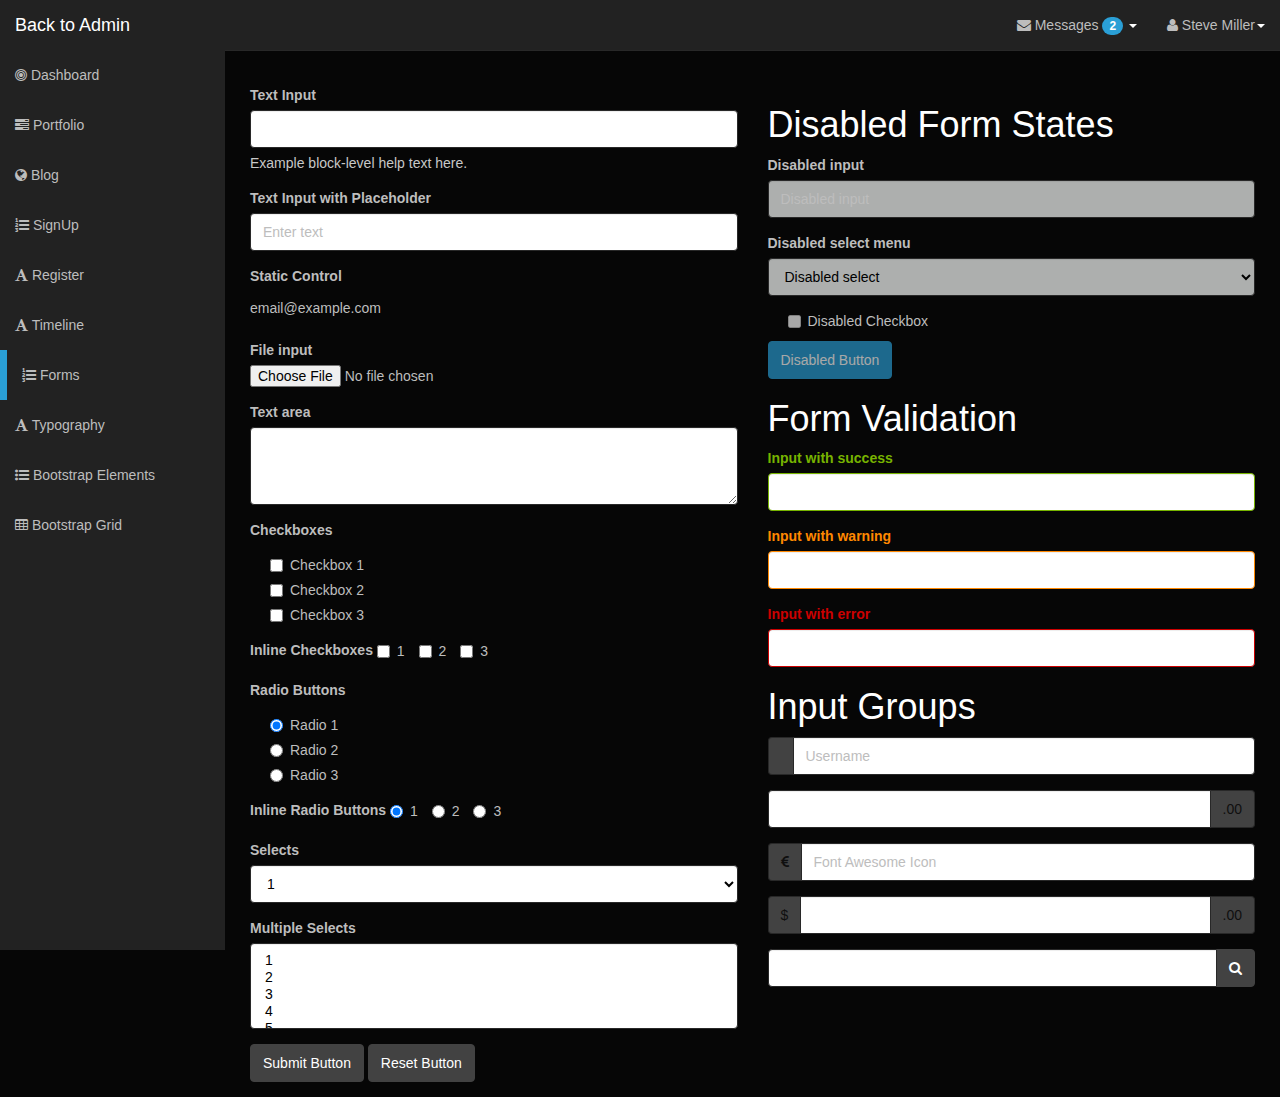
<file: forms.html>
<!DOCTYPE html>
<html lang="en">
<head>
    <meta charset="utf-8">
    <meta name="viewport" content="width=device-width, initial-scale=1.0">
    <title>Forms - Dark Admin</title>

    <link rel="stylesheet" type="text/css" href="bootstrap/css/bootstrap.min.css" />
    <link rel="stylesheet" type="text/css" href="font-awesome/css/font-awesome.min.css" />
    <link rel="stylesheet" type="text/css" href="css/local.css" />

    <script type="text/javascript" src="js/jquery-1.10.2.min.js"></script>
    <script type="text/javascript" src="bootstrap/js/bootstrap.min.js"></script>        
</head>
<body>

    <div id="wrapper">
        <nav class="navbar navbar-inverse navbar-fixed-top" role="navigation">
            <div class="navbar-header">
                <button type="button" class="navbar-toggle" data-toggle="collapse" data-target=".navbar-ex1-collapse">
                    <span class="sr-only">Toggle navigation</span>
                    <span class="icon-bar"></span>
                    <span class="icon-bar"></span>
                    <span class="icon-bar"></span>
                </button>
                <a class="navbar-brand" href="index.html">Back to Admin</a>
            </div>
            <div class="collapse navbar-collapse navbar-ex1-collapse">
                <ul class="nav navbar-nav side-nav">
                    <li><a href="index.html"><i class="fa fa-bullseye"></i> Dashboard</a></li>
                    <li><a href="portfolio.html"><i class="fa fa-tasks"></i> Portfolio</a></li>
                    <li><a href="blog.html"><i class="fa fa-globe"></i> Blog</a></li>
                    <li><a href="signup.html"><i class="fa fa-list-ol"></i> SignUp</a></li>
                    <li><a href="register.html"><i class="fa fa-font"></i> Register</a></li>
                    <li><a href="timeline.html"><i class="fa fa-font"></i> Timeline</a></li>
                    <li class="selected"><a href="forms.html"><i class="fa fa-list-ol"></i> Forms</a></li>
                    <li><a href="typography.html"><i class="fa fa-font"></i> Typography</a></li>
                    <li><a href="bootstrap-elements.html"><i class="fa fa-list-ul"></i> Bootstrap Elements</a></li>
                    <li><a href="bootstrap-grid.html"><i class="fa fa-table"></i > Bootstrap Grid</a></li>            
                </ul>
                <ul class="nav navbar-nav navbar-right navbar-user">
                    <li class="dropdown messages-dropdown">
                        <a href="#" class="dropdown-toggle" data-toggle="dropdown"><i class="fa fa-envelope"></i> Messages <span class="badge">2</span> <b class="caret"></b></a>
                        <ul class="dropdown-menu">
                            <li class="dropdown-header">2 New Messages</li>
                            <li class="message-preview">
                                <a href="#">
                                    <span class="avatar"><i class="fa fa-bell"></i></span>
                                    <span class="message">Security alert</span>
                                </a>
                            </li>
                            <li class="divider"></li>
                            <li class="message-preview">
                                <a href="#">
                                    <span class="avatar"><i class="fa fa-bell"></i></span>
                                    <span class="message">Security alert</span>
                                </a>
                            </li>
                            <li class="divider"></li>
                            <li><a href="#">Go to Inbox <span class="badge">2</span></a></li>
                        </ul>
                    </li>
                     <li class="dropdown user-dropdown">
                        <a href="#" class="dropdown-toggle" data-toggle="dropdown"><i class="fa fa-user"></i> Steve Miller<b class="caret"></b></a>
                        <ul class="dropdown-menu">
                            <li><a href="#"><i class="fa fa-user"></i> Profile</a></li>
                            <li><a href="#"><i class="fa fa-gear"></i> Settings</a></li>
                            <li class="divider"></li>
                            <li><a href="#"><i class="fa fa-power-off"></i> Log Out</a></li>
                        </ul>
                    </li>
                </ul>
            </div>
        </nav>

       <div id="page-wrapper">

            <div class="row">
                <div class="col-lg-6">

                    <form role="form">

                        <div class="form-group">
                            <label>Text Input</label>
                            <input class="form-control">
                            <p class="help-block">Example block-level help text here.</p>
                        </div>

                        <div class="form-group">
                            <label>Text Input with Placeholder</label>
                            <input class="form-control" placeholder="Enter text">
                        </div>

                        <div class="form-group">
                            <label>Static Control</label>
                            <p class="form-control-static">email@example.com</p>
                        </div>

                        <div class="form-group">
                            <label>File input</label>
                            <input type="file">
                        </div>

                        <div class="form-group">
                            <label>Text area</label>
                            <textarea class="form-control" rows="3"></textarea>
                        </div>

                        <div class="form-group">
                            <label>Checkboxes</label>
                            <div class="checkbox">
                                <label>
                                    <input type="checkbox" value="">
                                    Checkbox  1
                                </label>
                            </div>
                            <div class="checkbox">
                                <label>
                                    <input type="checkbox" value="">
                                    Checkbox  2
                                </label>
                            </div>
                            <div class="checkbox">
                                <label>
                                    <input type="checkbox" value="">
                                    Checkbox  3
                                </label>
                            </div>
                        </div>

                        <div class="form-group">
                            <label>Inline Checkboxes</label>
                            <label class="checkbox-inline">
                                <input type="checkbox">
                                1
                            </label>
                            <label class="checkbox-inline">
                                <input type="checkbox">
                                2
                            </label>
                            <label class="checkbox-inline">
                                <input type="checkbox">
                                3
                            </label>
                        </div>

                        <div class="form-group">
                            <label>Radio Buttons</label>
                            <div class="radio">
                                <label>
                                    <input type="radio" name="optionsRadios" id="optionsRadios1" value="option1" checked>
                                    Radio  1
                                </label>
                            </div>
                            <div class="radio">
                                <label>
                                    <input type="radio" name="optionsRadios" id="optionsRadios2" value="option2">
                                    Radio  2
                                </label>
                            </div>
                            <div class="radio">
                                <label>
                                    <input type="radio" name="optionsRadios" id="optionsRadios3" value="option3">
                                    Radio  3
                                </label>
                            </div>
                        </div>

                        <div class="form-group">
                            <label>Inline Radio Buttons</label>
                            <label class="radio-inline">
                                <input type="radio" name="optionsRadiosInline" id="optionsRadiosInline1" value="option1" checked>
                                1
                            </label>
                            <label class="radio-inline">
                                <input type="radio" name="optionsRadiosInline" id="optionsRadiosInline2" value="option2">
                                2
                            </label>
                            <label class="radio-inline">
                                <input type="radio" name="optionsRadiosInline" id="optionsRadiosInline3" value="option3">
                                3
                            </label>
                        </div>

                        <div class="form-group">
                            <label>Selects</label>
                            <select class="form-control">
                                <option>1</option>
                                <option>2</option>
                                <option>3</option>
                                <option>4</option>
                                <option>5</option>
                            </select>
                        </div>

                        <div class="form-group">
                            <label>Multiple Selects</label>
                            <select multiple class="form-control">
                                <option>1</option>
                                <option>2</option>
                                <option>3</option>
                                <option>4</option>
                                <option>5</option>
                            </select>
                        </div>

                        <button type="submit" class="btn btn-default">Submit Button</button>
                        <button type="reset" class="btn btn-default">Reset Button</button>

                    </form>

                </div>
                <div class="col-lg-6">
                    <h1>Disabled Form States</h1>

                    <form role="form">

                        <fieldset disabled>

                            <div class="form-group">
                                <label for="disabledSelect">Disabled input</label>
                                <input class="form-control" id="disabledInput" type="text" placeholder="Disabled input" disabled>
                            </div>

                            <div class="form-group">
                                <label for="disabledSelect">Disabled select menu</label>
                                <select id="disabledSelect" class="form-control">
                                    <option>Disabled select</option>
                                </select>
                            </div>

                            <div class="checkbox">
                                <label>
                                    <input type="checkbox">
                                    Disabled Checkbox
                                </label>
                            </div>

                            <button type="submit" class="btn btn-primary">Disabled Button</button>

                        </fieldset>

                    </form>

                    <h1>Form Validation</h1>

                    <form role="form">

                        <div class="form-group has-success">
                            <label class="control-label" for="inputSuccess">Input with success</label>
                            <input type="text" class="form-control" id="inputSuccess">
                        </div>

                        <div class="form-group has-warning">
                            <label class="control-label" for="inputWarning">Input with warning</label>
                            <input type="text" class="form-control" id="inputWarning">
                        </div>

                        <div class="form-group has-error">
                            <label class="control-label" for="inputError">Input with error</label>
                            <input type="text" class="form-control" id="inputError">
                        </div>

                    </form>

                    <h1>Input Groups</h1>

                    <form role="form">
                        <div class="form-group input-group">
                            <span class="input-group-addon"> </span>
                            <input type="text" class="form-control" placeholder="Username">
                        </div>

                        <div class="form-group input-group">
                            <input type="text" class="form-control">
                            <span class="input-group-addon">.00</span>
                        </div>

                        <div class="form-group input-group">
                            <span class="input-group-addon"><i class="fa fa-eur"></i></span>
                            <input type="text" class="form-control" placeholder="Font Awesome Icon">
                        </div>

                        <div class="form-group input-group">
                            <span class="input-group-addon">$</span>
                            <input type="text" class="form-control">
                            <span class="input-group-addon">.00</span>
                        </div>

                        <div class="form-group input-group">
                            <input type="text" class="form-control">
                            <span class="input-group-btn">
                                <button class="btn btn-default" type="button"><i class="fa fa-search"></i></button>
                            </span>
                        </div>

                    </form>
                </div>
            </div>
        </div>
    </div>    

</body>
</html>
</file>
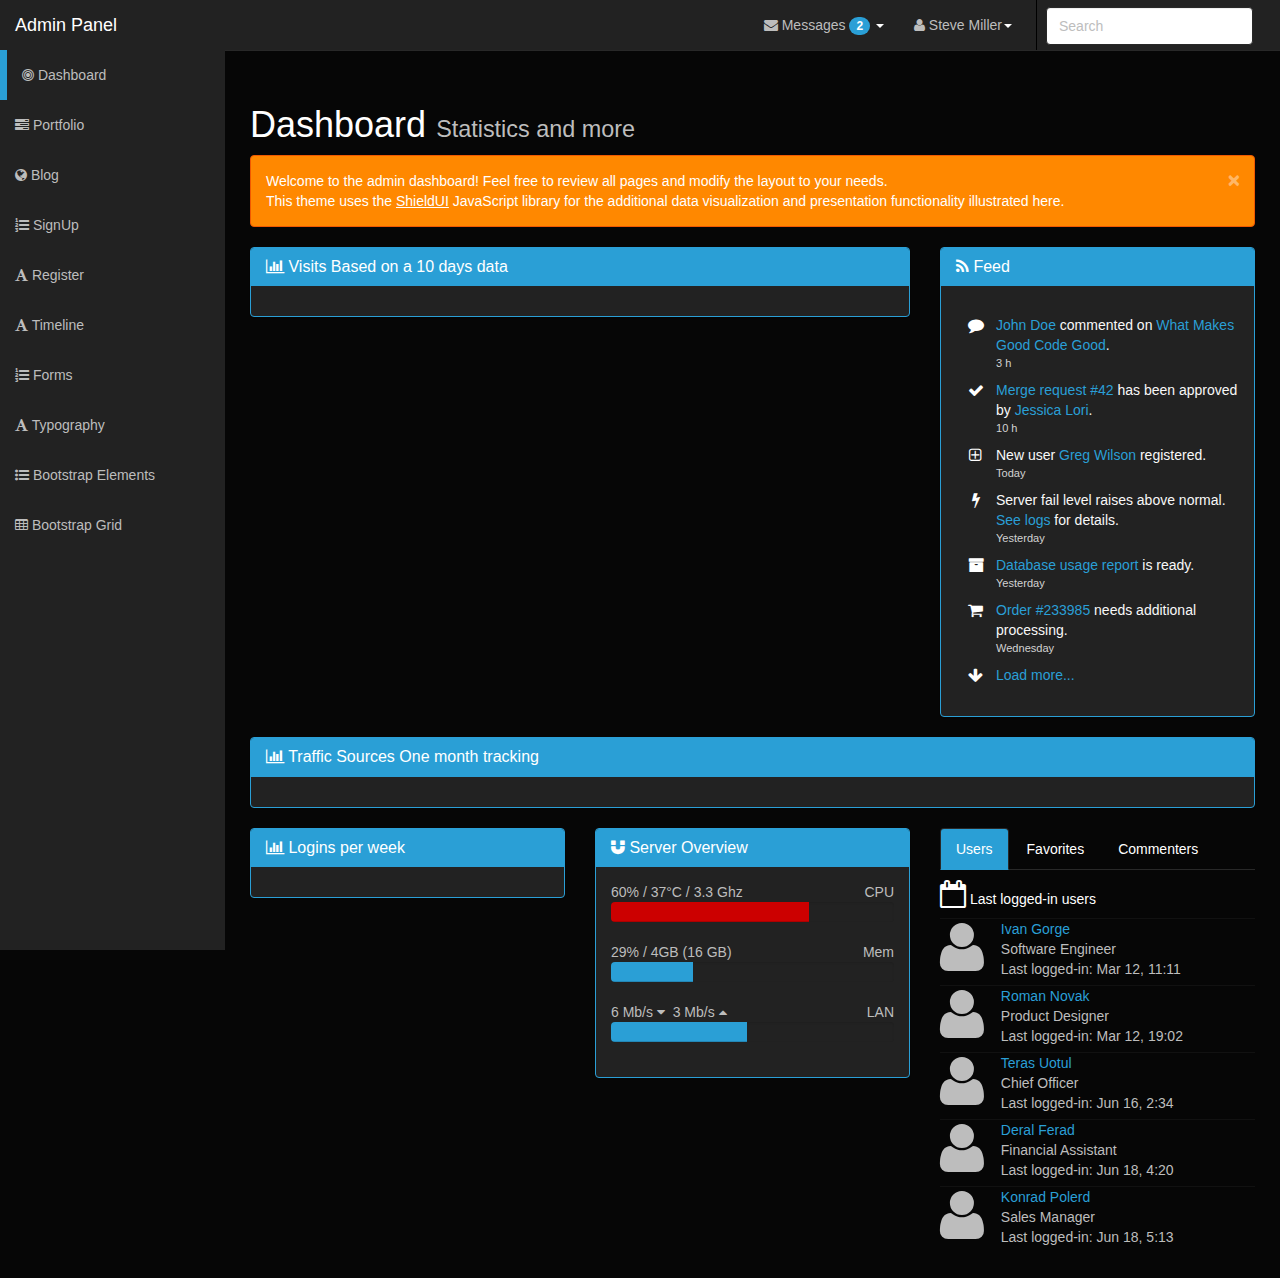
<file: panelAdmin.html>
<!DOCTYPE html>
<html lang="en">
<head>
    <meta charset="utf-8">
    <meta name="viewport" content="width=device-width, initial-scale=1.0">
    <title>Dashboard - Dark Admin</title>

    <link rel="stylesheet" type="text/css" href="bootstrap/css/bootstrap.min.css" />
    <link rel="stylesheet" type="text/css" href="font-awesome/css/font-awesome.min.css" />
    <link rel="stylesheet" type="text/css" href="css/local.css" />

    <script type="text/javascript" src="js/jquery-1.10.2.min.js"></script>
    <script type="text/javascript" src="bootstrap/js/bootstrap.min.js"></script>

    <!-- you need to include the shieldui css and js assets in order for the charts to work -->
    <link rel="stylesheet" type="text/css" href="http://www.shieldui.com/shared/components/latest/css/light-bootstrap/all.min.css" />
    <link id="gridcss" rel="stylesheet" type="text/css" href="http://www.shieldui.com/shared/components/latest/css/dark-bootstrap/all.min.css" />

    <script type="text/javascript" src="http://www.shieldui.com/shared/components/latest/js/shieldui-all.min.js"></script>
    <script type="text/javascript" src="http://www.prepbootstrap.com/Content/js/gridData.js"></script>
</head>
<body>
    <div id="wrapper">
          <nav class="navbar navbar-inverse navbar-fixed-top" role="navigation">
            <div class="navbar-header">
                <button type="button" class="navbar-toggle" data-toggle="collapse" data-target=".navbar-ex1-collapse">
                    <span class="sr-only">Toggle navigation</span>
                    <span class="icon-bar"></span>
                    <span class="icon-bar"></span>
                    <span class="icon-bar"></span>
                </button>
                <a class="navbar-brand" href="panelAdmin.html">Admin Panel</a>
            </div>
            <div class="collapse navbar-collapse navbar-ex1-collapse">
                <ul id="active" class="nav navbar-nav side-nav">
                    <li class="selected"><a href="panelAdmin.html"><i class="fa fa-bullseye"></i> Dashboard</a></li>
                    <li><a href="portfolio.html"><i class="fa fa-tasks"></i> Portfolio</a></li>
                    <li><a href="blog.html"><i class="fa fa-globe"></i> Blog</a></li>
                    <li><a href="index.html"><i class="fa fa-list-ol"></i> SignUp</a></li>
                    <li><a href="register.html"><i class="fa fa-font"></i> Register</a></li>
                    <li><a href="timeline.html"><i class="fa fa-font"></i> Timeline</a></li>
                    <li><a href="forms.html"><i class="fa fa-list-ol"></i> Forms</a></li>
                    <li><a href="typography.html"><i class="fa fa-font"></i> Typography</a></li>
                    <li><a href="bootstrap-elements.html"><i class="fa fa-list-ul"></i> Bootstrap Elements</a></li>
                    <li><a href="bootstrap-grid.html"><i class="fa fa-table"></i> Bootstrap Grid</a></li>
                </ul>
                <ul class="nav navbar-nav navbar-right navbar-user">
                    <li class="dropdown messages-dropdown">
                        <a href="#" class="dropdown-toggle" data-toggle="dropdown"><i class="fa fa-envelope"></i> Messages <span class="badge">2</span> <b class="caret"></b></a>
                        <ul class="dropdown-menu">
                            <li class="dropdown-header">2 New Messages</li>
                            <li class="message-preview">
                                <a href="#">
                                    <span class="avatar"><i class="fa fa-bell"></i></span>
                                    <span class="message">Security alert</span>
                                </a>
                            </li>
                            <li class="divider"></li>
                            <li class="message-preview">
                                <a href="#">
                                    <span class="avatar"><i class="fa fa-bell"></i></span>
                                    <span class="message">Security alert</span>
                                </a>
                            </li>
                            <li class="divider"></li>
                            <li><a href="#">Go to Inbox <span class="badge">2</span></a></li>
                        </ul>
                    </li>
                    <li class="dropdown user-dropdown">
                        <a href="#" class="dropdown-toggle" data-toggle="dropdown"><i class="fa fa-user"></i> Steve Miller<b class="caret"></b></a>
                        <ul class="dropdown-menu">
                            <li><a href="#"><i class="fa fa-user"></i> Profile</a></li>
                            <li><a href="#"><i class="fa fa-gear"></i> Settings</a></li>
                            <li class="divider"></li>
                            <li><a href="#"><i class="fa fa-power-off"></i> Log Out</a></li>

                        </ul>
                    </li>
                    <li class="divider-vertical"></li>
                    <li>
                        <form class="navbar-search">
                            <input type="text" placeholder="Search" class="form-control">
                        </form>
                    </li>
                </ul>
            </div>
        </nav>

        <div id="page-wrapper">
            <div class="row">
                <div class="col-lg-12">
                    <h1>Dashboard <small>Statistics and more</small></h1>
                    <div class="alert alert-dismissable alert-warning">
                        <button data-dismiss="alert" class="close" type="button">&times;</button>
                        Welcome to the admin dashboard! Feel free to review all pages and modify the layout to your needs. 
                        <br />
                        This theme uses the <a href="https://www.shieldui.com">ShieldUI</a> JavaScript library for the 
                        additional data visualization and presentation functionality illustrated here.
                    </div>
                </div>
            </div>
            <div class="row">
                <div class="col-md-8">
                    <div class="panel panel-primary">
                        <div class="panel-heading">
                            <h3 class="panel-title"><i class="fa fa-bar-chart-o"></i> Visits Based on a 10 days data</h3>
                        </div>
                        <div class="panel-body">
                            <div id="shieldui-chart1"></div>
                        </div>
                    </div>
                </div>
                <div class="col-md-4">
                    <div class="panel panel-primary">
                        <div class="panel-heading">
                            <h3 class="panel-title"><i class="fa fa-rss"></i> Feed</h3>
                        </div>
                        <div class="panel-body feed">
                            <section class="feed-item">
                                <div class="icon pull-left">
                                    <i class="fa fa-comment"></i>
                                </div>
                                <div class="feed-item-body">
                                    <div class="text">
                                        <a href="#">John Doe</a> commented on <a href="#">What Makes Good Code Good</a>.
                                    </div>
                                    <div class="time pull-left">
                                        3 h
                                    </div>
                                </div>
                            </section>
                            <section class="feed-item">
                                <div class="icon pull-left">
                                    <i class="fa fa-check"></i>
                                </div>
                                <div class="feed-item-body">
                                    <div class="text">
                                        <a href="#">Merge request #42</a> has been approved by <a href="#">Jessica Lori</a>.
                                    </div>
                                    <div class="time pull-left">
                                        10 h
                                    </div>
                                </div>
                            </section>
                            <section class="feed-item">
                                <div class="icon pull-left">
                                    <i class="fa fa-plus-square-o"></i>
                                </div>
                                <div class="feed-item-body">
                                    <div class="text">
                                        New user <a href="#">Greg Wilson</a> registered.
                                    </div>
                                    <div class="time pull-left">
                                        Today
                                    </div>
                                </div>
                            </section>
                            <section class="feed-item">
                                <div class="icon pull-left">
                                    <i class="fa fa-bolt"></i>
                                </div>
                                <div class="feed-item-body">
                                    <div class="text">
                                        Server fail level raises above normal. <a href="#">See logs</a> for details.
                                    </div>
                                    <div class="time pull-left">
                                        Yesterday
                                    </div>
                                </div>
                            </section>
                            <section class="feed-item">
                                <div class="icon pull-left">
                                    <i class="fa fa-archive"></i>
                                </div>
                                <div class="feed-item-body">
                                    <div class="text">
                                        <a href="#">Database usage report</a> is ready.
                                    </div>
                                    <div class="time pull-left">
                                        Yesterday
                                    </div>
                                </div>
                            </section>
                            <section class="feed-item">
                                <div class="icon pull-left">
                                    <i class="fa fa-shopping-cart"></i>
                                </div>
                                <div class="feed-item-body">
                                    <div class="text">
                                        <a href="#">Order #233985</a> needs additional processing.
                                    </div>
                                    <div class="time pull-left">
                                        Wednesday
                                    </div>
                                </div>
                            </section>
                            <section class="feed-item">
                                <div class="icon pull-left">
                                    <i class="fa fa-arrow-down"></i>
                                </div>
                                <div class="feed-item-body">
                                    <div class="text">
                                        <a href="#">Load more...</a>
                                    </div>
                                </div>
                            </section>
                        </div>
                    </div>
                </div>
            </div>
            <div class="row">
                <div class="col-lg-12">
                    <div class="panel panel-primary">
                        <div class="panel-heading">
                            <h3 class="panel-title"><i class="fa fa-bar-chart-o"></i> Traffic Sources One month tracking </h3>
                        </div>
                        <div class="panel-body">
                            <div id="shieldui-grid1"></div>
                        </div>
                    </div>
                </div>
            </div>
            <div class="row">
                <div class="col-lg-4">
                    <div class="panel panel-primary">
                        <div class="panel-heading">
                            <h3 class="panel-title"><i class="fa fa-bar-chart-o"></i> Logins per week</h3>
                        </div>
                        <div class="panel-body">
                            <div id="shieldui-chart2"></div>
                        </div>
                    </div>
                </div>
                <div class="col-lg-4">
                    <div class="panel panel-primary">
                        <div class="panel-heading">
                            <h3 class="panel-title"><i class="fa fa-magnet"></i> Server Overview</h3>
                        </div>
                        <div class="panel-body">
                            <ul class="server-stats">
                                <li>
                                    <div class="key pull-right">CPU</div>
                                    <div class="stat">
                                        <div class="info">60% / 37°C / 3.3 Ghz</div>
                                        <div class="progress progress-small">
                                            <div style="width: 70%;" class="progress-bar progress-bar-danger"></div>
                                        </div>
                                    </div>
                                </li>
                                <li>
                                    <div class="key pull-right">Mem</div>
                                    <div class="stat">
                                        <div class="info">29% / 4GB (16 GB)</div>
                                        <div class="progress progress-small">
                                            <div style="width: 29%;" class="progress-bar"></div>
                                        </div>
                                    </div>
                                </li>
                                <li>
                                    <div class="key pull-right">LAN</div>
                                    <div class="stat">
                                        <div class="info">6 Mb/s <i class="fa fa-caret-down"></i>&nbsp; 3 Mb/s <i class="fa fa-caret-up"></i></div>
                                        <div class="progress progress-small">
                                            <div style="width: 48%;" class="progress-bar progress-bar-inverse"></div>
                                        </div>
                                    </div>
                                </li>
                            </ul>
                        </div>
                    </div>

                </div>
                <div class="col-lg-4">
                    <header>
                        <ul class="nav nav-tabs">
                            <li class="active">
                                <a data-toggle="tab" href="#stats">Users</a>
                            </li>
                            <li class="">
                                <a data-toggle="tab" href="#report">Favorites</a>
                            </li>
                            <li class="">
                                <a data-toggle="tab" href="#dropdown1">Commenters</a>
                            </li>
                        </ul>
                    </header>
                    <div class="body tab-content">
                        <div class="tab-pane clearfix active" id="stats">
                            <h5 class="tab-header"><i class="fa fa-calendar-o fa-2x"></i> Last logged-in users</h5>
                            <ul class="news-list">
                                <li>
                                    <i class="fa fa-user fa-4x pull-left"></i>
                                    <div class="news-item-info">
                                        <div class="name"><a href="#">Ivan Gorge</a></div>
                                        <div class="position">Software Engineer</div>
                                        <div class="time">Last logged-in: Mar 12, 11:11</div>
                                    </div>
                                </li>
                                <li>
                                    <i class="fa fa-user fa-4x pull-left"></i>
                                    <div class="news-item-info">
                                        <div class="name"><a href="#">Roman Novak</a></div>
                                        <div class="position">Product Designer</div>
                                        <div class="time">Last logged-in: Mar 12, 19:02</div>
                                    </div>
                                </li>
                                <li>
                                    <i class="fa fa-user fa-4x pull-left"></i>
                                    <div class="news-item-info">
                                        <div class="name"><a href="#">Teras Uotul</a></div>
                                        <div class="position">Chief Officer</div>
                                        <div class="time">Last logged-in: Jun 16, 2:34</div>
                                    </div>
                                </li>
                                <li>
                                    <i class="fa fa-user fa-4x pull-left"></i>
                                    <div class="news-item-info">
                                        <div class="name"><a href="#">Deral Ferad</a></div>
                                        <div class="position">Financial Assistant</div>
                                        <div class="time">Last logged-in: Jun 18, 4:20</div>
                                    </div>
                                </li>
                                <li>
                                    <i class="fa fa-user fa-4x pull-left"></i>
                                    <div class="news-item-info">
                                        <div class="name"><a href="#">Konrad Polerd</a></div>
                                        <div class="position">Sales Manager</div>
                                        <div class="time">Last logged-in: Jun 18, 5:13</div>
                                    </div>
                                </li>
                            </ul>
                        </div>
                        <div class="tab-pane" id="report">
                            <h5 class="tab-header"><i class="fa fa-star fa-2x"></i> Popular contacts</h5>
                            <ul class="news-list news-list-no-hover">
                                <li>
                                    <i class="fa fa-user fa-4x pull-left"></i>
                                    <div class="news-item-info">
                                        <div class="name"><a href="#">Pol Johnsson</a></div>
                                        <div class="options">
                                            <button class="btn btn-xs btn-success">
                                                <i class="fa fa-phone"></i>
                                                Call
                                            </button>
                                            <button class="btn btn-xs btn-warning">
                                                <i class="fa fa-envelope-o"></i>
                                                Message
                                            </button>
                                        </div>
                                    </div>
                                </li>
                                <li>
                                    <i class="fa fa-user fa-4x pull-left"></i>
                                    <div class="news-item-info">
                                        <div class="name"><a href="#">Terry Garel</a></div>
                                        <div class="options">
                                            <button class="btn btn-xs btn-success">
                                                <i class="fa fa-phone"></i>
                                                Call
                                            </button>
                                            <button class="btn btn-xs btn-warning">
                                                <i class="fa fa-envelope-o"></i>
                                                Message
                                            </button>
                                        </div>
                                    </div>
                                </li>
                                <li>
                                    <i class="fa fa-user fa-4x pull-left"></i>
                                    <div class="news-item-info">
                                        <div class="name"><a href="#">Eruos Forkal</a></div>
                                        <div class="options">
                                            <button class="btn btn-xs btn-success">
                                                <i class="fa fa-phone"></i>
                                                Call
                                            </button>
                                            <button class="btn btn-xs btn-warning">
                                                <i class="fa fa-envelope-o"></i>
                                                Message
                                            </button>
                                        </div>
                                    </div>
                                </li>
                                <li>
                                    <i class="fa fa-user fa-4x pull-left"></i>
                                    <div class="news-item-info">
                                        <div class="name"><a href="#">Remus Reier</a></div>
                                        <div class="options">
                                            <button class="btn btn-xs btn-success">
                                                <i class="fa fa-phone"></i>
                                                Call
                                            </button>
                                            <button class="btn btn-xs btn-warning">
                                                <i class="fa fa-envelope-o"></i>
                                                Message
                                            </button>
                                        </div>
                                    </div>
                                </li>
                                <li>
                                    <i class="fa fa-user fa-4x pull-left"></i>
                                    <div class="news-item-info">
                                        <div class="name"><a href="#">Lover Lund</a></div>
                                        <div class="options">
                                            <button class="btn btn-xs btn-success">
                                                <i class="fa fa-phone"></i>
                                                Call
                                            </button>
                                            <button class="btn btn-xs btn-warning">
                                                <i class="fa fa-envelope-o"></i>
                                                Message
                                            </button>
                                        </div>
                                    </div>
                                </li>
                            </ul>
                        </div>
                        <div class="tab-pane" id="dropdown1">
                            <h5 class="tab-header"><i class="fa fa-comments fa-2x"></i> Top Commenters</h5>
                            <ul class="news-list">
                                <li>
                                    <i class="fa fa-user fa-4x pull-left"></i>
                                    <div class="news-item-info">
                                        <div class="name"><a href="#">Edin Garey</a></div>
                                        <div class="comment">
                                            Nemo enim ipsam voluptatem quia voluptas sit aspernatur 
                                            aut odit aut fugit,sed quia
                                        </div>
                                    </div>
                                </li>
                                <li>
                                    <i class="fa fa-user fa-4x pull-left"></i>
                                    <div class="news-item-info">
                                        <div class="name"><a href="#">Firel Lund</a></div>
                                        <div class="comment">
                                            Duis aute irure dolor in reprehenderit in voluptate velit
                                             esse cillum dolore eu fugiat.
                                        </div>
                                    </div>
                                </li>
                                <li>
                                    <i class="fa fa-user fa-4x pull-left"></i>
                                    <div class="news-item-info">
                                        <div class="name"><a href="#">Jessica Desingter</a></div>
                                        <div class="comment">
                                            Excepteur sint occaecat cupidatat non proident, sunt in
                                             culpa qui officia deserunt.
                                        </div>
                                    </div>
                                </li>
                                <li>
                                    <i class="fa fa-user fa-4x pull-left"></i>
                                    <div class="news-item-info">
                                        <div class="name"><a href="#">Novel Forel</a></div>
                                        <div class="comment">
                                            Sed ut perspiciatis, unde omnis iste natus error sit voluptatem accusantium doloremque.
                                        </div>
                                    </div>
                                </li>
                                <li>
                                    <i class="fa fa-user fa-4x pull-left"></i>
                                    <div class="news-item-info">
                                        <div class="name"><a href="#">Wedol Reier</a></div>
                                        <div class="comment">
                                            Laudantium, totam rem aperiam eaque ipsa, quae ab illo inventore veritatis
                                            et quasi.
                                        </div>
                                    </div>
                                </li>
                            </ul>
                        </div>
                    </div>
                </div>
            </div>
        </div>
    </div>
    <!-- /#wrapper -->

    <script type="text/javascript">
        jQuery(function ($) {
            var performance = [12, 43, 34, 22, 12, 33, 4, 17, 22, 34, 54, 67],
                visits = [123, 323, 443, 32],
                traffic = [
                {
                    Source: "Direct", Amount: 323, Change: 53, Percent: 23, Target: 600
                },
                {
                    Source: "Refer", Amount: 345, Change: 34, Percent: 45, Target: 567
                },
                {
                    Source: "Social", Amount: 567, Change: 67, Percent: 23, Target: 456
                },
                {
                    Source: "Search", Amount: 234, Change: 23, Percent: 56, Target: 890
                },
                {
                    Source: "Internal", Amount: 111, Change: 78, Percent: 12, Target: 345
                }];


            $("#shieldui-chart1").shieldChart({
                theme: "dark",

                primaryHeader: {
                    text: "Visitors"
                },
                exportOptions: {
                    image: false,
                    print: false
                },
                dataSeries: [{
                    seriesType: "area",
                    collectionAlias: "Q Data",
                    data: performance
                }]
            });

            $("#shieldui-chart2").shieldChart({
                theme: "dark",
                primaryHeader: {
                    text: "Traffic Per week"
                },
                exportOptions: {
                    image: false,
                    print: false
                },
                dataSeries: [{
                    seriesType: "pie",
                    collectionAlias: "traffic",
                    data: visits
                }]
            });

            $("#shieldui-grid1").shieldGrid({
                dataSource: {
                    data: traffic
                },
                sorting: {
                    multiple: true
                },
                rowHover: false,
                paging: false,
                columns: [
                { field: "Source", width: "170px", title: "Source" },
                { field: "Amount", title: "Amount" },                
                { field: "Percent", title: "Percent", format: "{0} %" },
                { field: "Target", title: "Target" },
                ]
            });            
        });        
    </script>
</body>
</html>
</file>
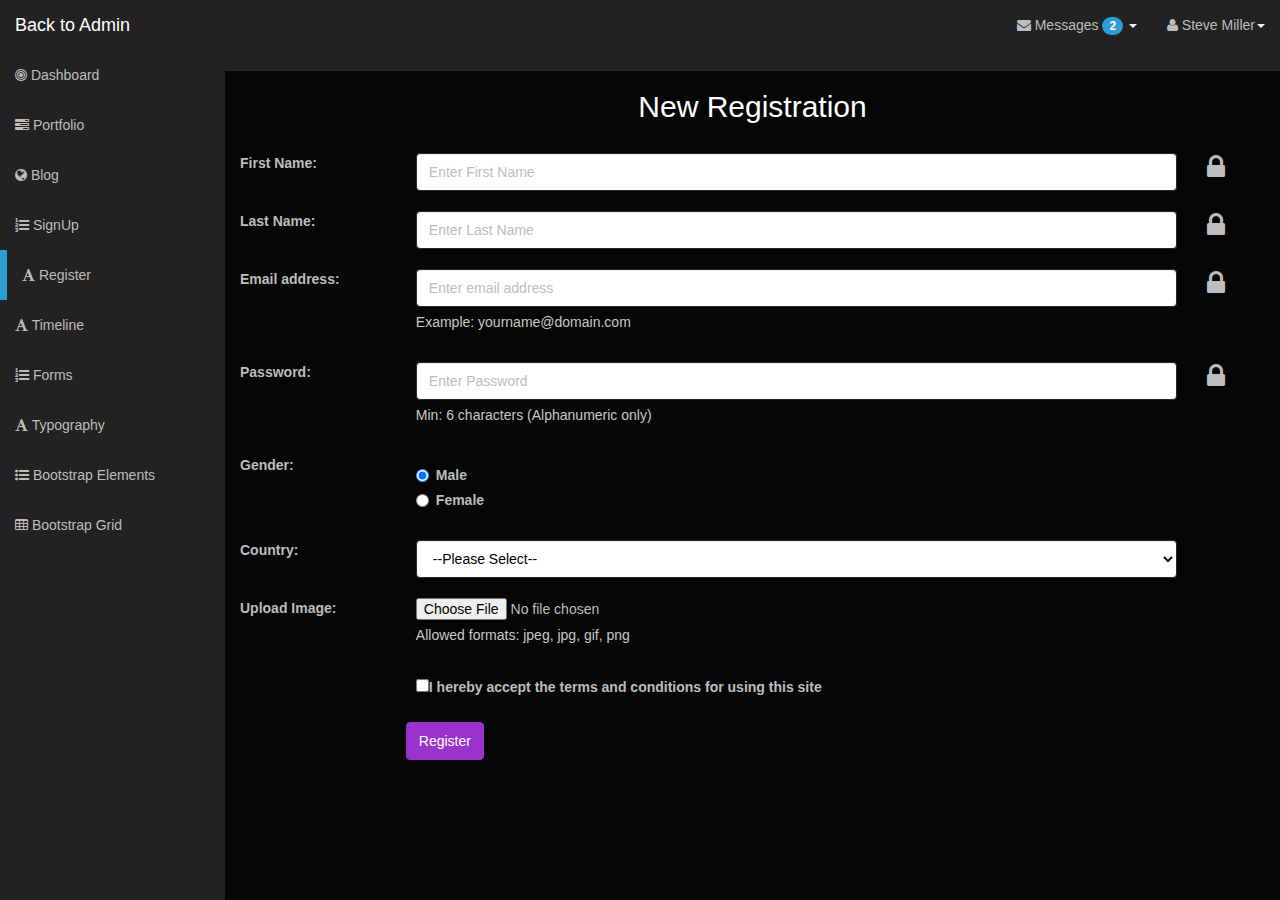
<file: register.html>
<!DOCTYPE html>
<html lang="en">
<head>
    <meta charset="utf-8">
    <meta name="viewport" content="width=device-width, initial-scale=1.0">
    <title>Register - Dark Admin</title>

    <link rel="stylesheet" type="text/css" href="bootstrap/css/bootstrap.min.css" />
    <link rel="stylesheet" type="text/css" href="font-awesome/css/font-awesome.min.css" />
    <link rel="stylesheet" type="text/css" href="css/local.css" />

    <script type="text/javascript" src="js/jquery-1.10.2.min.js"></script>
    <script type="text/javascript" src="bootstrap/js/bootstrap.min.js"></script>   

      <style>

        div {
            padding-bottom:20px;
        }

    </style>
</head>
<body>

    <div id="wrapper">
        <nav class="navbar navbar-inverse navbar-fixed-top" role="navigation">
            <div class="navbar-header">
                <button type="button" class="navbar-toggle" data-toggle="collapse" data-target=".navbar-ex1-collapse">
                    <span class="sr-only">Toggle navigation</span>
                    <span class="icon-bar"></span>
                    <span class="icon-bar"></span>
                    <span class="icon-bar"></span>
                </button>
                <a class="navbar-brand" href="index.html">Back to Admin</a>
            </div>
            <div class="collapse navbar-collapse navbar-ex1-collapse">
                <ul class="nav navbar-nav side-nav">
                    <li><a href="index.html"><i class="fa fa-bullseye"></i> Dashboard</a></li>
                    <li><a href="portfolio.html"><i class="fa fa-tasks"></i> Portfolio</a></li>
                    <li><a href="blog.html"><i class="fa fa-globe"></i> Blog</a></li>
                    <li><a href="signup.html"><i class="fa fa-list-ol"></i> SignUp</a></li>
                    <li class="selected"><a href="register.html"><i class="fa fa-font"></i> Register</a></li>
                    <li><a href="timeline.html"><i class="fa fa-font"></i> Timeline</a></li>
                    <li><a href="forms.html"><i class="fa fa-list-ol"></i> Forms</a></li>
                    <li><a href="typography.html"><i class="fa fa-font"></i> Typography</a></li>
                    <li><a href="bootstrap-elements.html"><i class="fa fa-list-ul"></i> Bootstrap Elements</a></li>
                    <li><a href="bootstrap-grid.html"><i class="fa fa-table"></i > Bootstrap Grid</a></li>            
                </ul>
                <ul class="nav navbar-nav navbar-right navbar-user">
                    <li class="dropdown messages-dropdown">
                        <a href="#" class="dropdown-toggle" data-toggle="dropdown"><i class="fa fa-envelope"></i> Messages <span class="badge">2</span> <b class="caret"></b></a>
                        <ul class="dropdown-menu">
                            <li class="dropdown-header">2 New Messages</li>
                            <li class="message-preview">
                                <a href="#">
                                    <span class="avatar"><i class="fa fa-bell"></i></span>
                                    <span class="message">Security alert</span>
                                </a>
                            </li>
                            <li class="divider"></li>
                            <li class="message-preview">
                                <a href="#">
                                    <span class="avatar"><i class="fa fa-bell"></i></span>
                                    <span class="message">Security alert</span>
                                </a>
                            </li>
                            <li class="divider"></li>
                            <li><a href="#">Go to Inbox <span class="badge">2</span></a></li>
                        </ul>
                    </li>
                     <li class="dropdown user-dropdown">
                        <a href="#" class="dropdown-toggle" data-toggle="dropdown"><i class="fa fa-user"></i> Steve Miller<b class="caret"></b></a>
                        <ul class="dropdown-menu">
                            <li><a href="#"><i class="fa fa-user"></i> Profile</a></li>
                            <li><a href="#"><i class="fa fa-gear"></i> Settings</a></li>
                            <li class="divider"></li>
                            <li><a href="#"><i class="fa fa-power-off"></i> Log Out</a></li>
                        </ul>
                    </li>
                </ul>
            </div>
        </nav>

       <div>
        <div class="row text-center">
            <h2>New Registration</h2>
        </div>
        <div>
            <label for="firstname" class="col-md-2">
                First Name:
            </label>
            <div class="col-md-9">
                <input type="text" class="form-control" id="firstname" placeholder="Enter First Name">
            </div>
            <div class="col-md-1">
                <i class="fa fa-lock fa-2x"></i>
            </div>
        </div>        
        <div>
            <label for="lastname" class="col-md-2">
                Last Name:
            </label>
            <div class="col-md-9">
                <input type="text" class="form-control" id="lastname" placeholder="Enter Last Name">
            </div>
             <div class="col-md-1">
                <i class="fa fa-lock fa-2x"></i>
            </div>
        </div>
        <div>
            <label for="emailaddress" class="col-md-2">
                Email address:
            </label>
            <div class="col-md-9">
                <input type="email" class="form-control" id="emailaddress" placeholder="Enter email address">
                <p class="help-block">
                    Example: yourname@domain.com
                </p>
            </div>
             <div class="col-md-1">
                <i class="fa fa-lock fa-2x"></i>
            </div>
        </div>
        <div>
            <label for="password" class="col-md-2">
                Password:
            </label>
            <div class="col-md-9">
                <input type="password" class="form-control" id="password" placeholder="Enter Password">
                <p class="help-block">
                    Min: 6 characters (Alphanumeric only)
                </p>
            </div>
             <div class="col-md-1">
                <i class="fa fa-lock fa-2x"></i>
            </div>
        </div>
        <div>
            <label for="sex" class="col-md-2">
                Gender:
            </label>
            <div class="col-md-10">
                <label class="radio">
                    <input type="radio" name="sex" id="sex" value="male" checked>
                    Male
                </label>
                <label class="radio">
                    <input type="radio" name="sex" id="Radio1" value="female">
                    Female
                </label>
            </div>             
        </div>
        <div>
            <label for="country" class="col-md-2">
                Country:
            </label>
            <div class="col-md-9">
                <select name="country" id="country" class="form-control">
                    <option>--Please Select--</option>
                    <option>India</option>
                    <option>United States</option>
                    <option>Canada</option>
                    <option>United Kingdom</option>
                    <option>Others</option>
                </select>
            </div>            
        </div>
        <div>
            <label for="uploadimage" class="col-md-2">
                Upload Image:
            </label>
            <div class="col-md-10">
                <input type="file" name="uploadimage" id="uploadimage">
                <p class="help-block">
                    Allowed formats: jpeg, jpg, gif, png
                </p>
            </div>          
        </div>
        <div>
            <div class="col-md-2">
            </div>
            <div class="col-md-10">
                <label>
                    <input type="checkbox">I hereby accept the terms and conditions for using this site</label>
            </div>            
        </div>
        <div class="row">
            <div class="col-md-2">
            </div>
            <div class="col-md-10">
                <button type="submit" class="btn btn-info">
                    Register
                </button>
            </div>
        </div>
    </div>  
    </div>

</body>
</html>
</file>
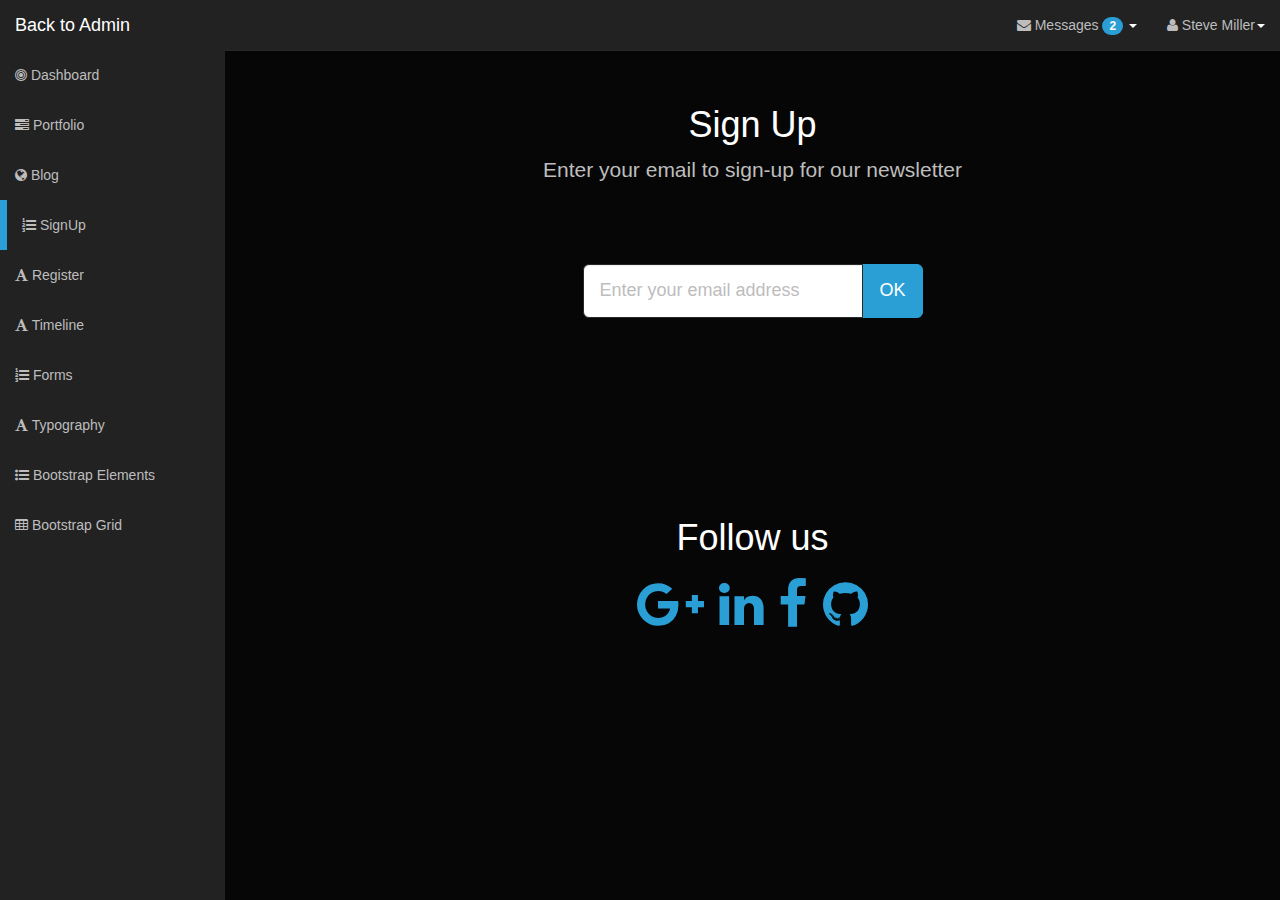
<file: signup.html>
<!DOCTYPE html>
<html lang="en">
<head>
    <meta charset="utf-8">
    <meta name="viewport" content="width=device-width, initial-scale=1.0">
    <title>Signup - Dark Admin</title>

    <link rel="stylesheet" type="text/css" href="bootstrap/css/bootstrap.min.css" />
    <link rel="stylesheet" type="text/css" href="font-awesome/css/font-awesome.min.css" />
    <link rel="stylesheet" type="text/css" href="css/local.css" />

    <script type="text/javascript" src="js/jquery-1.10.2.min.js"></script>
    <script type="text/javascript" src="bootstrap/js/bootstrap.min.js"></script>   
</head>
<body>

    <div id="wrapper">
        <nav class="navbar navbar-inverse navbar-fixed-top" role="navigation">
            <div class="navbar-header">
                <button type="button" class="navbar-toggle" data-toggle="collapse" data-target=".navbar-ex1-collapse">
                    <span class="sr-only">Toggle navigation</span>
                    <span class="icon-bar"></span>
                    <span class="icon-bar"></span>
                    <span class="icon-bar"></span>
                </button>
                <a class="navbar-brand" href="index.html">Back to Admin</a>
            </div>
            <div class="collapse navbar-collapse navbar-ex1-collapse">
                <ul class="nav navbar-nav side-nav">
                    <li><a href="index.html"><i class="fa fa-bullseye"></i> Dashboard</a></li>
                    <li><a href="portfolio.html"><i class="fa fa-tasks"></i> Portfolio</a></li>
                    <li><a href="blog.html"><i class="fa fa-globe"></i> Blog</a></li>
                    <li class="selected"><a href="signup.html"><i class="fa fa-list-ol"></i> SignUp</a></li>
                    <li><a href="register.html"><i class="fa fa-font"></i> Register</a></li>
                    <li><a href="timeline.html"><i class="fa fa-font"></i> Timeline</a></li>
                    <li><a href="forms.html"><i class="fa fa-list-ol"></i> Forms</a></li>
                    <li><a href="typography.html"><i class="fa fa-font"></i> Typography</a></li>
                    <li><a href="bootstrap-elements.html"><i class="fa fa-list-ul"></i> Bootstrap Elements</a></li>
                    <li><a href="bootstrap-grid.html"><i class="fa fa-table"></i > Bootstrap Grid</a></li>            
                </ul>
                <ul class="nav navbar-nav navbar-right navbar-user">
                    <li class="dropdown messages-dropdown">
                        <a href="#" class="dropdown-toggle" data-toggle="dropdown"><i class="fa fa-envelope"></i> Messages <span class="badge">2</span> <b class="caret"></b></a>
                        <ul class="dropdown-menu">
                            <li class="dropdown-header">2 New Messages</li>
                            <li class="message-preview">
                                <a href="#">
                                    <span class="avatar"><i class="fa fa-bell"></i></span>
                                    <span class="message">Security alert</span>
                                </a>
                            </li>
                            <li class="divider"></li>
                            <li class="message-preview">
                                <a href="#">
                                    <span class="avatar"><i class="fa fa-bell"></i></span>
                                    <span class="message">Security alert</span>
                                </a>
                            </li>
                            <li class="divider"></li>
                            <li><a href="#">Go to Inbox <span class="badge">2</span></a></li>
                        </ul>
                    </li>
                     <li class="dropdown user-dropdown">
                        <a href="#" class="dropdown-toggle" data-toggle="dropdown"><i class="fa fa-user"></i> Steve Miller<b class="caret"></b></a>
                        <ul class="dropdown-menu">
                            <li><a href="#"><i class="fa fa-user"></i> Profile</a></li>
                            <li><a href="#"><i class="fa fa-gear"></i> Settings</a></li>
                            <li class="divider"></li>
                            <li><a href="#"><i class="fa fa-power-off"></i> Log Out</a></li>
                        </ul>
                    </li>
                </ul>
            </div>
        </nav>

        <div id="page-wrapper">

            <div class="row">

                <div class="col-lg-12 text-center v-center">

                    <h1>Sign Up</h1>
                    <p class="lead">Enter your email to sign-up for our newsletter</p>

                    <br>
                    <br>
                    <br>

                    <form class="col-lg-12">
                        <div class="input-group" style="width: 340px; text-align: center; margin: 0 auto;">
                            <input class="form-control input-lg" title="Confidential signup."
                                placeholder="Enter your email address" type="text">
                            <span class="input-group-btn">
                                <button class="btn btn-lg btn-primary" type="button">OK</button></span>
                        </div>
                    </form>
                </div>
            </div>
            <br>
            <br>
            <br>
            <br>
            <br>
            <br>
            <br>
            <br>
            <br>
            <div class="text-center">
                <h1>Follow us</h1>
            </div>
            <div class="row">
                <div class="col-lg-12 text-center v-center" style="font-size: 39pt;">
                    <a href="#"><span class="avatar"><i class="fa fa-google-plus"></i></span></a>
                    <a href="#"><span class="avatar"><i class="fa fa-linkedin"></i></span></a>
                    <a href="#"><span class="avatar"><i class="fa fa-facebook"></i></span></a>
                    <a href="#"><span class="avatar"><i class="fa fa-github"></i></span></a>
                </div>

            </div>
            <!-- /.row -->

        </div>
        <!-- /#page-wrapper -->
    </div>    
</body>
</html>
</file>
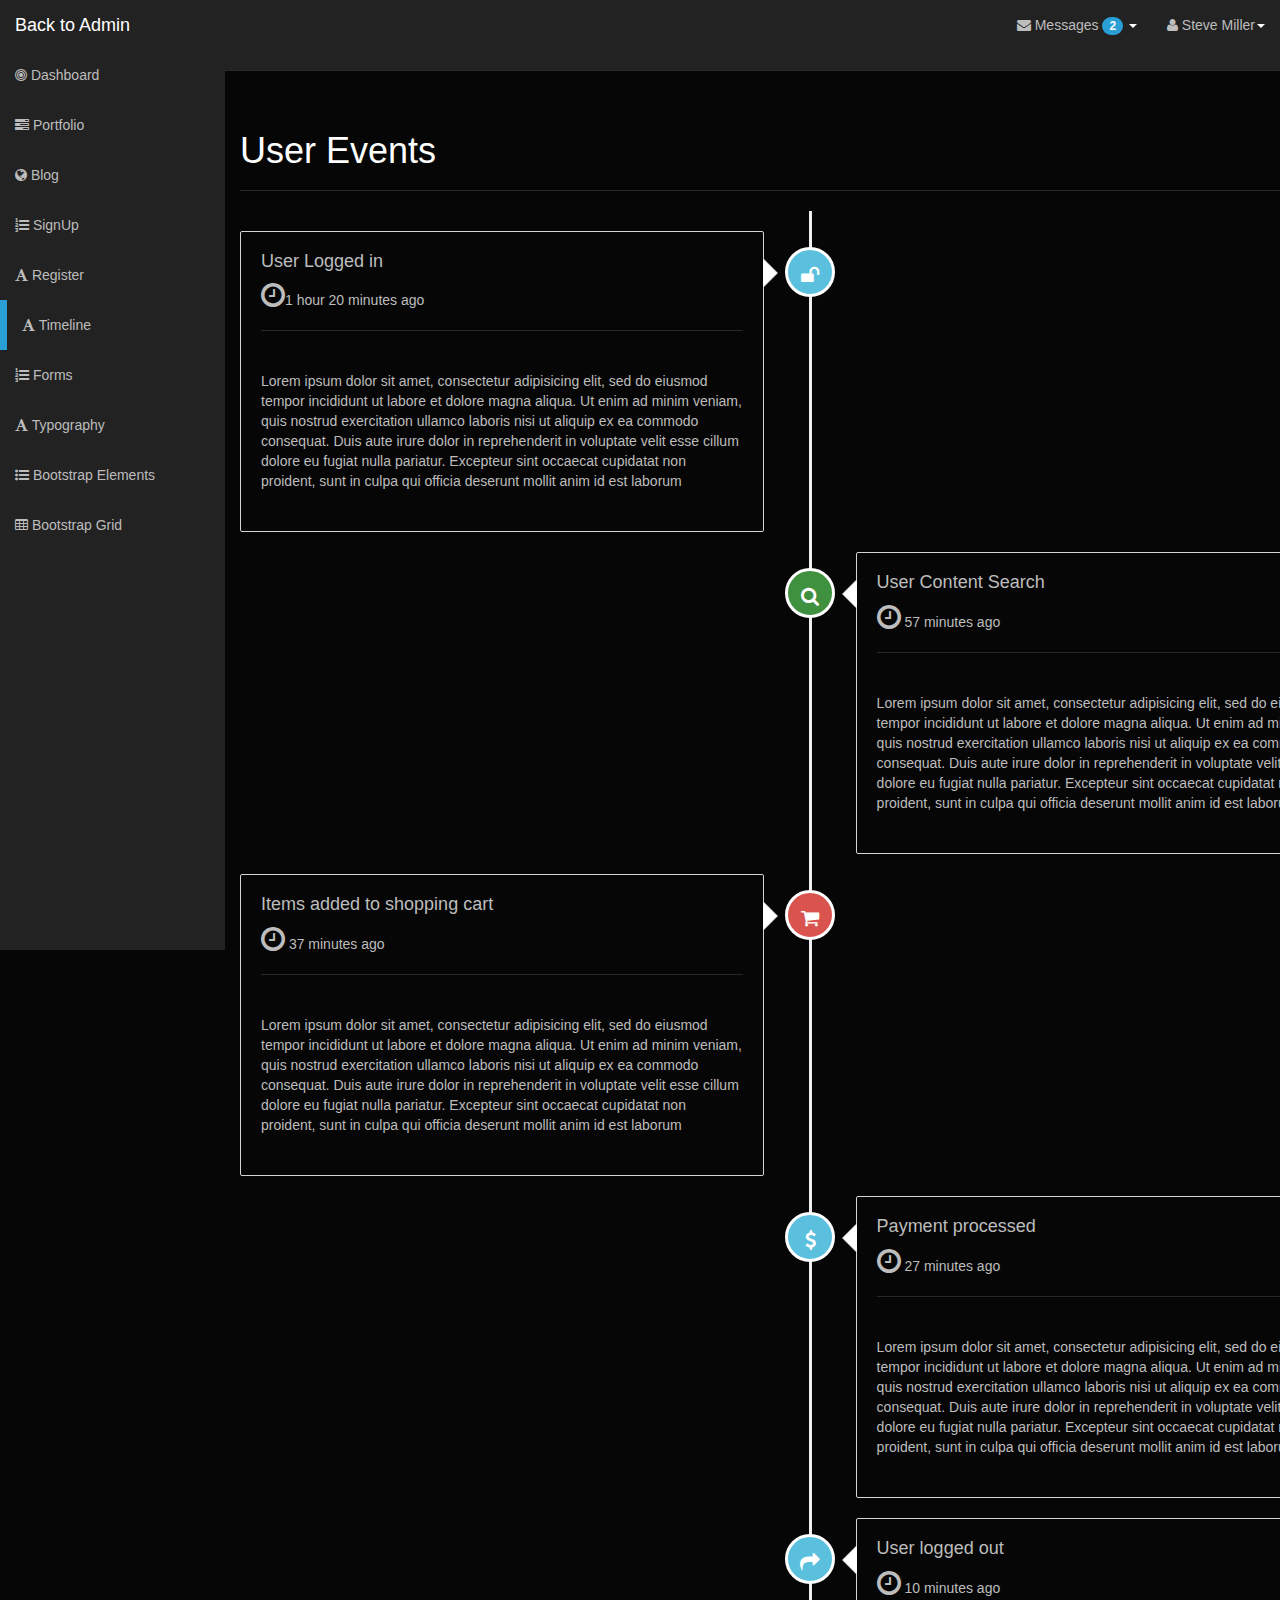
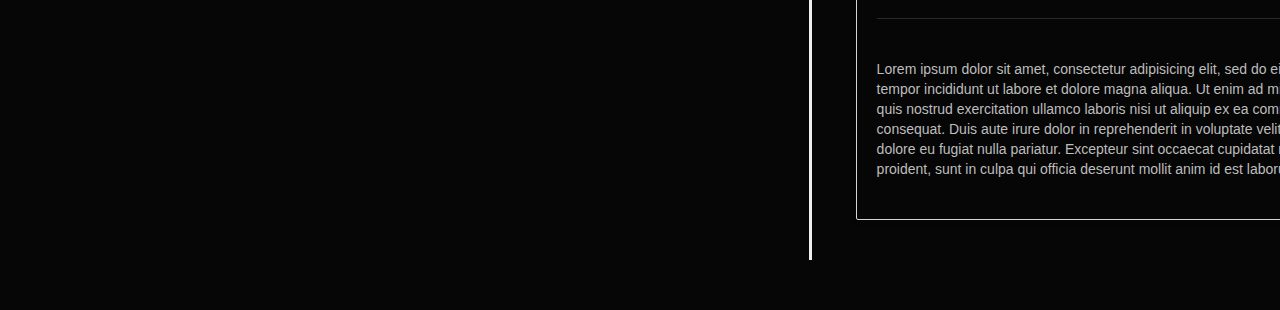
<file: timeline.html>
<!DOCTYPE html>
<html lang="en">
<head>
    <meta charset="utf-8">
    <meta name="viewport" content="width=device-width, initial-scale=1.0">
    <title>Timeline - Dark Admin</title>

    <link rel="stylesheet" type="text/css" href="bootstrap/css/bootstrap.min.css" />
    <link rel="stylesheet" type="text/css" href="font-awesome/css/font-awesome.min.css" />
    <link rel="stylesheet" type="text/css" href="css/local.css" />

    <script type="text/javascript" src="js/jquery-1.10.2.min.js"></script>
    <script type="text/javascript" src="bootstrap/js/bootstrap.min.js"></script>   

      <style>

        div {
            padding-bottom:20px;
        }

    </style>
</head>
<body>

    <div id="wrapper">
        <nav class="navbar navbar-inverse navbar-fixed-top" role="navigation">
            <div class="navbar-header">
                <button type="button" class="navbar-toggle" data-toggle="collapse" data-target=".navbar-ex1-collapse">
                    <span class="sr-only">Toggle navigation</span>
                    <span class="icon-bar"></span>
                    <span class="icon-bar"></span>
                    <span class="icon-bar"></span>
                </button>
                <a class="navbar-brand" href="index.html">Back to Admin</a>
            </div>
            <div class="collapse navbar-collapse navbar-ex1-collapse">
                <ul class="nav navbar-nav side-nav">
                    <li><a href="index.html"><i class="fa fa-bullseye"></i> Dashboard</a></li>
                    <li><a href="portfolio.html"><i class="fa fa-tasks"></i> Portfolio</a></li>
                    <li><a href="blog.html"><i class="fa fa-globe"></i> Blog</a></li>
                    <li><a href="signup.html"><i class="fa fa-list-ol"></i> SignUp</a></li>
                    <li><a href="register.html"><i class="fa fa-font"></i> Register</a></li>
                    <li class="selected"><a href="timeline.html"><i class="fa fa-font"></i> Timeline</a></li>
                    <li><a href="forms.html"><i class="fa fa-list-ol"></i> Forms</a></li>
                    <li><a href="typography.html"><i class="fa fa-font"></i> Typography</a></li>
                    <li><a href="bootstrap-elements.html"><i class="fa fa-list-ul"></i> Bootstrap Elements</a></li>
                    <li><a href="bootstrap-grid.html"><i class="fa fa-table"></i > Bootstrap Grid</a></li>            
                </ul>
                <ul class="nav navbar-nav navbar-right navbar-user">
                    <li class="dropdown messages-dropdown">
                        <a href="#" class="dropdown-toggle" data-toggle="dropdown"><i class="fa fa-envelope"></i> Messages <span class="badge">2</span> <b class="caret"></b></a>
                        <ul class="dropdown-menu">
                            <li class="dropdown-header">2 New Messages</li>
                            <li class="message-preview">
                                <a href="#">
                                    <span class="avatar"><i class="fa fa-bell"></i></span>
                                    <span class="message">Security alert</span>
                                </a>
                            </li>
                            <li class="divider"></li>
                            <li class="message-preview">
                                <a href="#">
                                    <span class="avatar"><i class="fa fa-bell"></i></span>
                                    <span class="message">Security alert</span>
                                </a>
                            </li>
                            <li class="divider"></li>
                            <li><a href="#">Go to Inbox <span class="badge">2</span></a></li>
                        </ul>
                    </li>
                    <li class="dropdown user-dropdown">
                        <a href="#" class="dropdown-toggle" data-toggle="dropdown"><i class="fa fa-user"></i> Steve Miller<b class="caret"></b></a>
                        <ul class="dropdown-menu">
                            <li><a href="#"><i class="fa fa-user"></i> Profile</a></li>
                            <li><a href="#"><i class="fa fa-gear"></i> Settings</a></li>
                            <li class="divider"></li>
                            <li><a href="#"><i class="fa fa-power-off"></i> Log Out</a></li>
                        </ul>
                    </li>
                </ul>
            </div>
        </nav>

         <hr />
        <div class="container">
            <div class="page-header">
                <h1 id="timeline">User Events</h1>
            </div>
            <ul class="timeline">
                <li>
                    <div class="timeline-badge info"><i class="fa fa-unlock"></i></div>
                    <div class="timeline-panel">
                        <div class="timeline-heading">
                            <h4 class="timeline-title">User Logged in</h4>                            
                            <span><i class="fa fa-clock-o fa-2x"></i>1 hour 20 minutes ago</span>
                            <hr />
                        </div>
                        <div class="timeline-body">
                            <p>Lorem ipsum dolor sit amet, consectetur adipisicing elit, sed do eiusmod tempor 
                               incididunt ut labore et dolore magna aliqua. Ut enim ad minim veniam, 
                               quis nostrud exercitation ullamco laboris nisi ut aliquip ex ea commodo consequat. 
                               Duis aute irure dolor in reprehenderit in voluptate velit esse cillum dolore eu fugiat nulla pariatur. 
                               Excepteur sint occaecat cupidatat non proident, sunt in culpa qui officia deserunt mollit anim id est laborum
                            </p>
                        </div>
                    </div>
                </li>
                <li class="timeline-inverted">
                    <div class="timeline-badge success"><i class="fa fa-search"></i></div>
                    <div class="timeline-panel">
                        <div class="timeline-heading">
                            <h4 class="timeline-title">User Content Search</h4>
                            <span><i class="fa fa-clock-o fa-2x"></i> 57 minutes ago</span>
                            <hr />
                        </div>
                        <div class="timeline-body">
                             <p>Lorem ipsum dolor sit amet, consectetur adipisicing elit, sed do eiusmod tempor 
                               incididunt ut labore et dolore magna aliqua. Ut enim ad minim veniam, 
                               quis nostrud exercitation ullamco laboris nisi ut aliquip ex ea commodo consequat. 
                               Duis aute irure dolor in reprehenderit in voluptate velit esse cillum dolore eu fugiat nulla pariatur. 
                               Excepteur sint occaecat cupidatat non proident, sunt in culpa qui officia deserunt mollit anim id est laborum
                            </p>
                        </div>
                    </div>
                </li>
                <li>
                    <div class="timeline-badge danger"><i class="fa fa-shopping-cart"></i></div>
                    <div class="timeline-panel">
                        <div class="timeline-heading">
                            <h4 class="timeline-title">Items added to shopping cart</h4>
                            <span><i class="fa fa-clock-o fa-2x"></i> 37 minutes ago</span>
                            <hr />
                        </div>
                        <div class="timeline-body">
                             <p>Lorem ipsum dolor sit amet, consectetur adipisicing elit, sed do eiusmod tempor 
                               incididunt ut labore et dolore magna aliqua. Ut enim ad minim veniam, 
                               quis nostrud exercitation ullamco laboris nisi ut aliquip ex ea commodo consequat. 
                               Duis aute irure dolor in reprehenderit in voluptate velit esse cillum dolore eu fugiat nulla pariatur. 
                               Excepteur sint occaecat cupidatat non proident, sunt in culpa qui officia deserunt mollit anim id est laborum
                            </p>
                        </div>
                    </div>
                </li>
                <li class="timeline-inverted">
                   <div class="timeline-badge info"><i class="fa fa-dollar"></i></div>
                    <div class="timeline-panel">
                        <div class="timeline-heading">
                            <h4 class="timeline-title">Payment processed</h4>
                            <span><i class="fa fa-clock-o fa-2x"></i> 27 minutes ago</span>
                            <hr />
                        </div>
                        <div class="timeline-body">
                             <p>Lorem ipsum dolor sit amet, consectetur adipisicing elit, sed do eiusmod tempor 
                               incididunt ut labore et dolore magna aliqua. Ut enim ad minim veniam, 
                               quis nostrud exercitation ullamco laboris nisi ut aliquip ex ea commodo consequat. 
                               Duis aute irure dolor in reprehenderit in voluptate velit esse cillum dolore eu fugiat nulla pariatur. 
                               Excepteur sint occaecat cupidatat non proident, sunt in culpa qui officia deserunt mollit anim id est laborum
                            </p>
                        </div>
                    </div>
                </li>
                <li class="timeline-inverted">
                    <div class="timeline-badge info"><i class="fa fa-share"></i></div>
                    <div class="timeline-panel">
                        <div class="timeline-heading">
                            <h4 class="timeline-title">User logged out</h4>
                            <span><i class="fa fa-clock-o fa-2x"></i> 10 minutes ago</span>
                            <hr />
                        </div>
                        <div class="timeline-body">
                             <p>Lorem ipsum dolor sit amet, consectetur adipisicing elit, sed do eiusmod tempor 
                               incididunt ut labore et dolore magna aliqua. Ut enim ad minim veniam, 
                               quis nostrud exercitation ullamco laboris nisi ut aliquip ex ea commodo consequat. 
                               Duis aute irure dolor in reprehenderit in voluptate velit esse cillum dolore eu fugiat nulla pariatur. 
                               Excepteur sint occaecat cupidatat non proident, sunt in culpa qui officia deserunt mollit anim id est laborum
                            </p>
                        </div>
                    </div>
                </li>
            </ul>
        </div>
    </div>

</body>
</html>
</file>
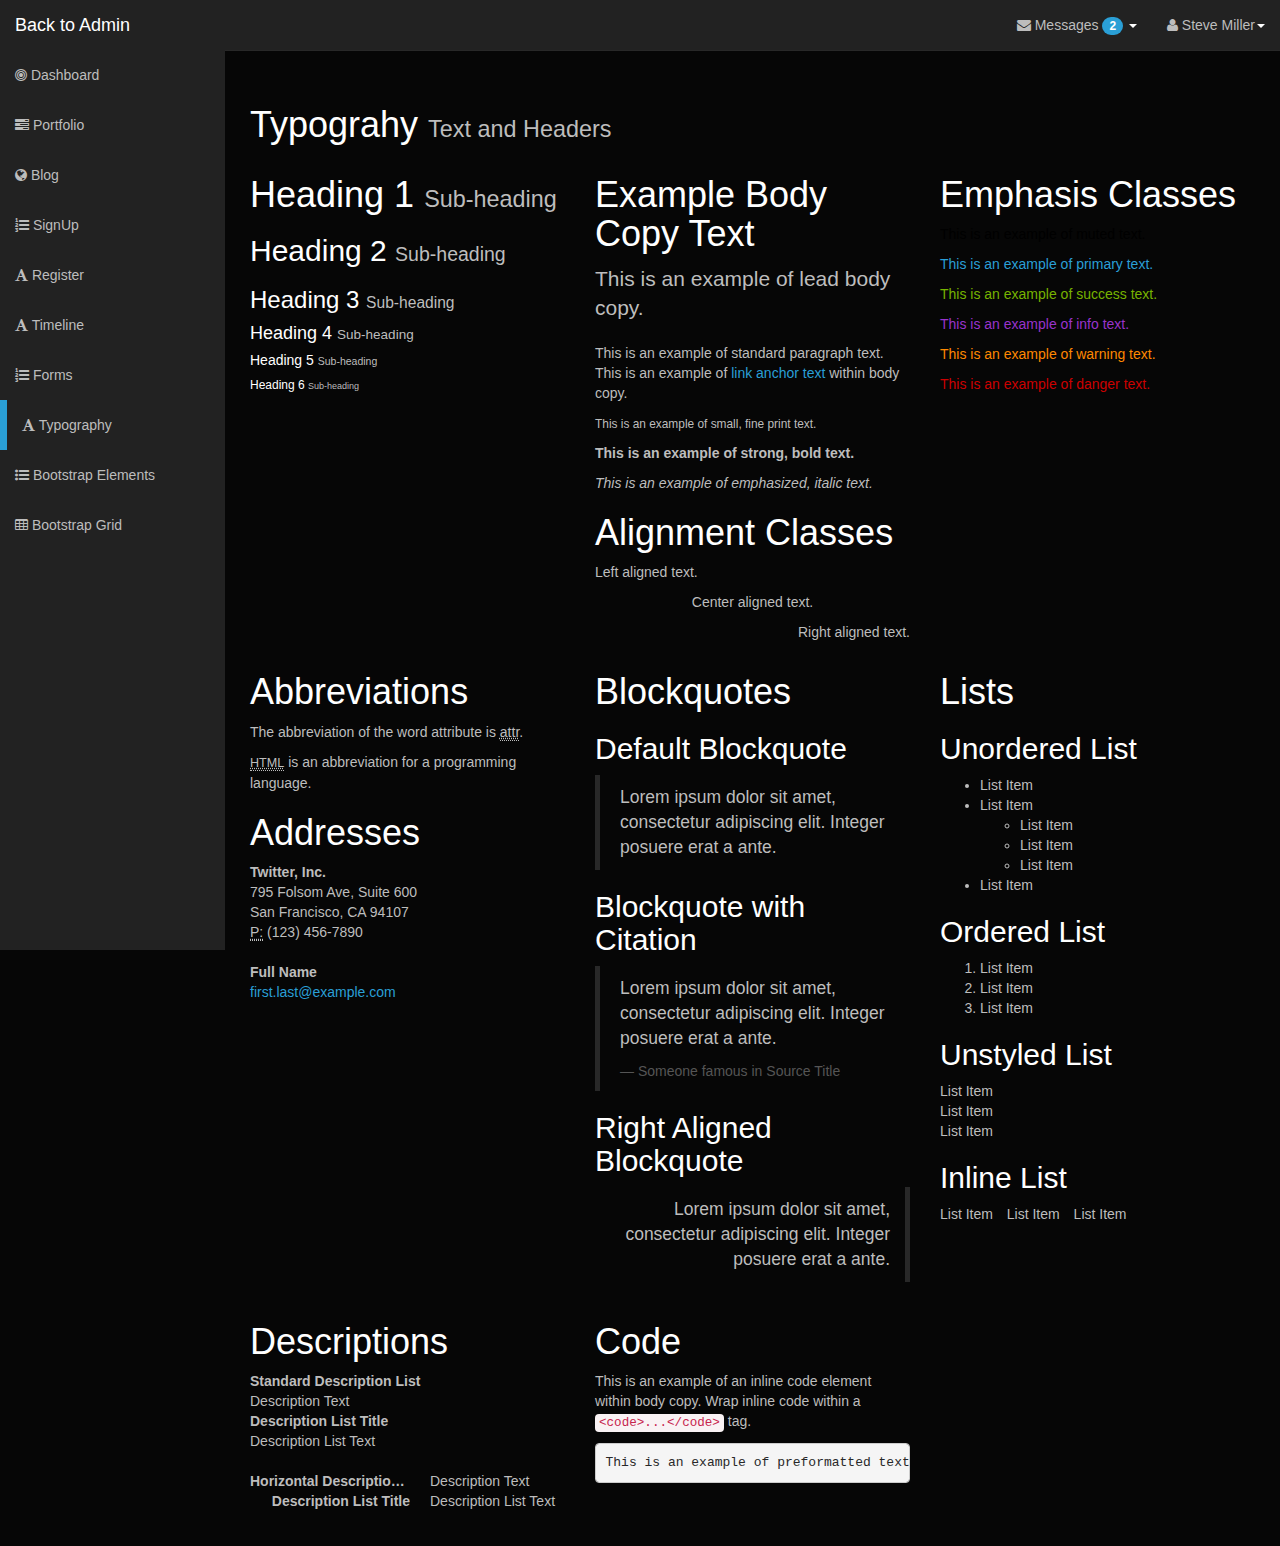
<file: typography.html>
<!DOCTYPE html>
<html lang="en">
<head>
    <meta charset="utf-8">
    <meta name="viewport" content="width=device-width, initial-scale=1.0">
    <title>Typography - Dark Admin</title>

    <link rel="stylesheet" type="text/css" href="bootstrap/css/bootstrap.min.css" />
    <link rel="stylesheet" type="text/css" href="font-awesome/css/font-awesome.min.css" />
    <link rel="stylesheet" type="text/css" href="css/local.css" />

    <script type="text/javascript" src="js/jquery-1.10.2.min.js"></script>
    <script type="text/javascript" src="bootstrap/js/bootstrap.min.js"></script>       
</head>
<body>

    <div id="wrapper">
        <nav class="navbar navbar-inverse navbar-fixed-top" role="navigation">
            <div class="navbar-header">
                <button type="button" class="navbar-toggle" data-toggle="collapse" data-target=".navbar-ex1-collapse">
                    <span class="sr-only">Toggle navigation</span>
                    <span class="icon-bar"></span>
                    <span class="icon-bar"></span>
                    <span class="icon-bar"></span>
                </button>
                <a class="navbar-brand" href="index.html">Back to Admin</a>
            </div>
            <div class="collapse navbar-collapse navbar-ex1-collapse">
                <ul class="nav navbar-nav side-nav">
                    <li><a href="index.html"><i class="fa fa-bullseye"></i> Dashboard</a></li>
                    <li><a href="portfolio.html"><i class="fa fa-tasks"></i> Portfolio</a></li>
                    <li><a href="blog.html"><i class="fa fa-globe"></i> Blog</a></li>
                    <li><a href="signup.html"><i class="fa fa-list-ol"></i> SignUp</a></li>
                    <li><a href="register.html"><i class="fa fa-font"></i> Register</a></li>
                    <li><a href="timeline.html"><i class="fa fa-font"></i> Timeline</a></li>
                    <li><a href="forms.html"><i class="fa fa-list-ol"></i> Forms</a></li>
                    <li class="selected"><a href="typography.html"><i class="fa fa-font"></i> Typography</a></li>
                    <li><a href="bootstrap-elements.html"><i class="fa fa-list-ul"></i> Bootstrap Elements</a></li>
                    <li><a href="bootstrap-grid.html"><i class="fa fa-table"></i > Bootstrap Grid</a></li>            
                </ul>
                <ul class="nav navbar-nav navbar-right navbar-user">
                    <li class="dropdown messages-dropdown">
                        <a href="#" class="dropdown-toggle" data-toggle="dropdown"><i class="fa fa-envelope"></i> Messages <span class="badge">2</span> <b class="caret"></b></a>
                        <ul class="dropdown-menu">
                            <li class="dropdown-header">2 New Messages</li>
                            <li class="message-preview">
                                <a href="#">
                                    <span class="avatar"><i class="fa fa-bell"></i></span>
                                    <span class="message">Security alert</span>
                                </a>
                            </li>
                            <li class="divider"></li>
                            <li class="message-preview">
                                <a href="#">
                                    <span class="avatar"><i class="fa fa-bell"></i></span>
                                    <span class="message">Security alert</span>
                                </a>
                            </li>
                            <li class="divider"></li>
                            <li><a href="#">Go to Inbox <span class="badge">2</span></a></li>
                        </ul>
                    </li>
                     <li class="dropdown user-dropdown">
                        <a href="#" class="dropdown-toggle" data-toggle="dropdown"><i class="fa fa-user"></i> Steve Miller<b class="caret"></b></a>
                        <ul class="dropdown-menu">
                            <li><a href="#"><i class="fa fa-user"></i> Profile</a></li>
                            <li><a href="#"><i class="fa fa-gear"></i> Settings</a></li>
                            <li class="divider"></li>
                            <li><a href="#"><i class="fa fa-power-off"></i> Log Out</a></li>
                        </ul>
                    </li>
                </ul>
            </div>
        </nav>

    <div id="page-wrapper">

            <div class="row">
                <div class="col-lg-12">
                    <h1>Typograhy <small>Text and Headers</small></h1>
                </div>
                <div class="col-lg-4">
                    <h1>Heading 1 <small>Sub-heading</small></h1>
                    <h2>Heading 2 <small>Sub-heading</small></h2>
                    <h3>Heading 3 <small>Sub-heading</small></h3>
                    <h4>Heading 4 <small>Sub-heading</small></h4>
                    <h5>Heading 5 <small>Sub-heading</small></h5>
                    <h6>Heading 6 <small>Sub-heading</small></h6>
                </div>
                <div class="col-lg-4">
                    <h1>Example Body Copy Text</h1>
                    <p class="lead">This is an example of lead body copy.</p>
                    <p>This is an example of standard paragraph text. This is an example of <a href="#">link anchor text</a> within body copy.</p>
                    <p><small>This is an example of small, fine print text.</small></p>
                    <p><strong>This is an example of strong, bold text.</strong></p>
                    <p><em>This is an example of emphasized, italic text.</em></p>
                    <h1>Alignment Classes</h1>
                    <p class="text-left">Left aligned text.</p>
                    <p class="text-center">Center aligned text.</p>
                    <p class="text-right">Right aligned text.</p>
                </div>
                <div class="col-lg-4">
                    <h1>Emphasis Classes</h1>
                    <p class="text-muted">This is an example of muted text.</p>
                    <p class="text-primary">This is an example of primary text.</p>
                    <p class="text-success">This is an example of success text.</p>
                    <p class="text-info">This is an example of info text.</p>
                    <p class="text-warning">This is an example of warning text.</p>
                    <p class="text-danger">This is an example of danger text.</p>
                </div>
            </div>
            <!-- /.row -->

            <div class="row">
                <div class="col-lg-4">
                    <h1>Abbreviations</h1>
                    <p>
                        The abbreviation of the word attribute is
                        <abbr title="attribute">attr</abbr>.
                    </p>
                    <p>
                        <abbr title="HyperText Markup Language" class="initialism">HTML</abbr>
                        is an abbreviation for a programming language.
                    </p>
                    <h1>Addresses</h1>
                    <address>
                        <strong>Twitter, Inc.</strong><br>
                        795 Folsom Ave, Suite 600<br>
                        San Francisco, CA 94107<br>
                        <abbr title="Phone">P:</abbr>
                        (123) 456-7890
                    </address>

                    <address>
                        <strong>Full Name</strong><br>
                        <a href="mailto:#">first.last@example.com</a>
                    </address>
                </div>
                <div class="col-lg-4">
                    <h1>Blockquotes</h1>
                    <h2>Default Blockquote</h2>
                    <blockquote>
                        <p>Lorem ipsum dolor sit amet, consectetur adipiscing elit. Integer posuere erat a ante.</p>
                    </blockquote>
                    <h2>Blockquote with Citation</h2>
                    <blockquote>
                        <p>Lorem ipsum dolor sit amet, consectetur adipiscing elit. Integer posuere erat a ante.</p>
                        <small>Someone famous in <cite title="Source Title">Source Title</cite></small>
                    </blockquote>
                    <h2>Right Aligned Blockquote</h2>
                    <blockquote class="pull-right">
                        <p>Lorem ipsum dolor sit amet, consectetur adipiscing elit. Integer posuere erat a ante.</p>
                    </blockquote>
                </div>
                <div class="col-lg-4">
                    <h1>Lists</h1>
                    <h2>Unordered List</h2>
                    <ul>
                        <li>List Item</li>
                        <li>List Item</li>
                        <ul>
                            <li>List Item</li>
                            <li>List Item</li>
                            <li>List Item</li>
                        </ul>
                        <li>List Item</li>
                    </ul>
                    <h2>Ordered List</h2>
                    <ol>
                        <li>List Item</li>
                        <li>List Item</li>
                        <li>List Item</li>
                    </ol>
                    <h2>Unstyled List</h2>
                    <ul class="list-unstyled">
                        <li>List Item</li>
                        <li>List Item</li>
                        <li>List Item</li>
                    </ul>
                    <h2>Inline List</h2>
                    <ul class="list-inline">
                        <li>List Item</li>
                        <li>List Item</li>
                        <li>List Item</li>
                    </ul>
                </div>
            </div>
            <!-- /.row -->

            <div class="row">
                <div class="col-lg-4">
                    <h1>Descriptions</h1>
                    <dl>
                        <dt>Standard Description List</dt>
                        <dd>Description Text</dd>
                        <dt>Description List Title</dt>
                        <dd>Description List Text</dd>
                    </dl>
                    <dl class="dl-horizontal">
                        <dt>Horizontal Description List</dt>
                        <dd>Description Text</dd>
                        <dt>Description List Title</dt>
                        <dd>Description List Text</dd>
                    </dl>
                </div>
                <div class="col-lg-4">
                    <h1>Code</h1>
                    <p>This is an example of an inline code element within body copy. Wrap inline code within a <code>&lt;code&gt;...&lt;/code&gt;</code> tag.</p>
                    <pre>This is an example of preformatted text.</pre>
                </div>               
            </div>
            <!-- /.row -->

        </div>  


    
    </div>

</body>
</html>
</file>
<file: css/local.css>
﻿/* Dark Admin Bootstrap Theme by PrepBootstrap - http://www.prepbootstrap.com */
html {

  -ms-text-size-adjust: 100%;
  -webkit-text-size-adjust: 100%;
}
body {
  margin: 0;
}
article,
aside,
details,
figcaption,
figure,
footer,
header,
hgroup,
main,
nav,
section,
summary {
  display: block;
}
audio,
canvas,
progress,
video {
  display: inline-block;
  vertical-align: baseline;
}
audio:not([controls]) {
  display: none;
  height: 0;
}
[hidden],
template {
  display: none;
}
a {
  background: transparent;
}
a:active,
a:hover {
  outline: 0;
}
abbr[title] {
  border-bottom: 1px dotted;
}
b,
strong {
  font-weight: bold;
}
dfn {
  font-style: italic;
}
h1 {
  font-size: 2em;
  margin: 0.67em 0;
}
mark {
  background: #ff0;
  color: #000;
}
small {
  font-size: 80%;
}
sub,
sup {
  font-size: 75%;
  line-height: 0;
  position: relative;
  vertical-align: baseline;
}
sup {
  top: -0.5em;
}
sub {
  bottom: -0.25em;
}
img {
  border: 0;
}
svg:not(:root) {
  overflow: hidden;
}
figure {
  margin: 1em 40px;
}
hr {
  -moz-box-sizing: content-box;
  box-sizing: content-box;
  height: 0;
}
pre {
  overflow: auto;
}
code,
kbd,
pre,
samp {
}
button,
input,
optgroup,
select,
textarea {
  color: inherit;
  font: inherit;
  margin: 0;
}
button {
  overflow: visible;
}
button,
select {
  text-transform: none;
}
button,
html input[type="button"],
input[type="reset"],
input[type="submit"] {
  -webkit-appearance: button;
  cursor: pointer;
}
button[disabled],
html input[disabled] {
  cursor: default;
}
button::-moz-focus-inner,
input::-moz-focus-inner {
  border: 0;
  padding: 0;
}
input {
  line-height: normal;
}
input[type="checkbox"],
input[type="radio"] {
  box-sizing: border-box;
  padding: 0;
}
input[type="number"]::-webkit-inner-spin-button,
input[type="number"]::-webkit-outer-spin-button {
  height: auto;
}
input[type="search"] {
  -webkit-appearance: textfield;
  -moz-box-sizing: content-box;
  -webkit-box-sizing: content-box;
  box-sizing: content-box;
}
input[type="search"]::-webkit-search-cancel-button,
input[type="search"]::-webkit-search-decoration {
  -webkit-appearance: none;
}
fieldset {
  border: 1px solid #c0c0c0;
  margin: 0 2px;
  padding: 0.35em 0.625em 0.75em;
}
legend {
  border: 0;
  padding: 0;
}
textarea {
  overflow: auto;
}
optgroup {
  font-weight: bold;
}
table {
  border-collapse: collapse;
  border-spacing: 0;
}
td,
th {
  padding: 0;
}
@media print {
  * {
    text-shadow: none !important;
    color: #000 !important;
    background: transparent !important;
    box-shadow: none !important;
  }
  a,
  a:visited {
    text-decoration: underline;
  }
  a[href]:after {
    content: " (" attr(href) ")";
  }
  abbr[title]:after {
    content: " (" attr(title) ")";
  }
  a[href^="javascript:"]:after,
  a[href^="#"]:after {
    content: "";
  }
  pre,
  blockquote {
    border: 1px solid #999;
    page-break-inside: avoid;
  }
  thead {
    display: table-header-group;
  }
  tr,
  img {
    page-break-inside: avoid;
  }
  img {
    max-width: 100% !important;
  }
  p,
  h2,
  h3 {
    orphans: 3;
    widows: 3;
  }
  h2,
  h3 {
    page-break-after: avoid;
  }
  select {
    background: #fff !important;
  }
  .navbar {
    display: none;
  }
  .table td,
  .table th {
    background-color: #fff !important;
  }
  .btn > .caret,
  .dropup > .btn > .caret {
    border-top-color: #000 !important;
  }
  .label {
    border: 1px solid #000;
  }
  .table {
    border-collapse: collapse !important;
  }
  .table-bordered th,
  .table-bordered td {
    border: 1px solid #ddd !important;
  }
}
* {
  -webkit-box-sizing: border-box;
  -moz-box-sizing: border-box;
  box-sizing: border-box;
}
*:before,
*:after {
  -webkit-box-sizing: border-box;
  -moz-box-sizing: border-box;
  box-sizing: border-box;
}

body {

  font-size: 14px;
  line-height: 1.42857143;
  color: #BDBDBD;
  background-color: #060606;
}
input,
button,
select,
textarea {
  font-family: arial, sans-serif;
  font-size: inherit;
  line-height: inherit;
}
a {
  color: #2a9fd6;
  text-decoration: none;
}
a:hover,
a:focus {
  color: #2a9fd6;
  text-decoration: underline;
}
a:focus {
  outline: thin dotted;
  outline: 5px auto -webkit-focus-ring-color;
  outline-offset: -2px;
}
figure {
  margin: 0;
}
img {
  vertical-align: middle;
}
.img-responsive,
.thumbnail > img,
.thumbnail a > img,
.carousel-inner > .item > img,
.carousel-inner > .item > a > img {
  display: block;
  max-width: 100%;
  height: auto;
}
.img-rounded {
  border-radius: 6px;
}
.img-thumbnail {
  padding: 4px;
  line-height: 1.42857143;
  background-color: #060606;
  border: 1px solid #dddddd;
  border-radius: 4px;
  -webkit-transition: all 0.2s ease-in-out;
  transition: all 0.2s ease-in-out;
  display: inline-block;
  max-width: 100%;
  height: auto;
}
.img-circle {
  border-radius: 50%;
}
hr {
  margin-top: 20px;
  margin-bottom: 20px;
  border: 0;
  border-top: 1px solid #282828;
}
.sr-only {
  position: absolute;
  width: 1px;
  height: 1px;
  margin: -1px;
  padding: 0;
  overflow: hidden;
  clip: rect(0, 0, 0, 0);
  border: 0;
}
h1,
h2,
h3,
h4,
h5,
h6,
.h1,
.h2,
.h3,
.h4,
.h5,
.h6 {

  font-weight: 500;
  line-height: 1.1;
  color: #ffffff;
}
h1 small,
h2 small,
h3 small,
h4 small,
h5 small,
h6 small,
.h1 small,
.h2 small,
.h3 small,
.h4 small,
.h5 small,
.h6 small,
h1 .small,
h2 .small,
h3 .small,
h4 .small,
h5 .small,
h6 .small,
.h1 .small,
.h2 .small,
.h3 .small,
.h4 .small,
.h5 .small,
.h6 .small {
  font-weight: normal;
  line-height: 1;
  color: #BDBDBD;
}
h1,
.h1,
h2,
.h2,
h3,
.h3 {
  margin-top: 20px;
  margin-bottom: 10px;
}
h1 small,
.h1 small,
h2 small,
.h2 small,
h3 small,
.h3 small,
h1 .small,
.h1 .small,
h2 .small,
.h2 .small,
h3 .small,
.h3 .small {
  font-size: 65%;
}
h4,
.h4,
h5,
.h5,
h6,
.h6 {
  margin-top: 10px;
  margin-bottom: 10px;
}
h4 small,
.h4 small,
h5 small,
.h5 small,
h6 small,
.h6 small,
h4 .small,
.h4 .small,
h5 .small,
.h5 .small,
h6 .small,
.h6 .small {
  font-size: 75%;
}
h1,
.h1 {
  font-size: 36px;
}
h2,
.h2 {
  font-size: 30px;
}
h3,
.h3 {
  font-size: 24px;
}
h4,
.h4 {
  font-size: 18px;
}
h5,
.h5 {
  font-size: 14px;
}
h6,
.h6 {
  font-size: 12px;
}
p {
  margin: 0 0 10px;
}
.lead {
  margin-bottom: 20px;
  font-size: 16px;
  font-weight: 200;
  line-height: 1.4;
}
@media (min-width: 768px) {
  .lead {
    font-size: 21px;
  }
}
small,
.small {
  font-size: 85%;
}
cite {
  font-style: normal;
}
.text-left {
  text-align: left;
}
.text-right {
  text-align: right;
}
.text-center {
  text-align: center;
}
.text-justify {
  text-align: justify;
}
.text-muted {
  color: #000000;
}
.text-primary {
  color: #2a9fd6;
}
a.text-primary:hover {
  color: #2180ac;
}
.text-success {
  color: #ffffff;
}
a.text-success:hover {
  color: #e6e6e6;
}
.text-info {
  color: #ffffff;
}
a.text-info:hover {
  color: #e6e6e6;
}
.text-warning {
  color: #ffffff;
}
a.text-warning:hover {
  color: #e6e6e6;
}
.text-danger {
  color: #ffffff;
}
a.text-danger:hover {
  color: #e6e6e6;
}
.bg-primary {
  color: #fff;
  background-color: #2a9fd6;
}
a.bg-primary:hover {
  background-color: #2180ac;
}
.bg-success {
  background-color: #77b300;
}
a.bg-success:hover {
  background-color: #558000;
}
.bg-info {
  background-color: #9933cc;
}
a.bg-info:hover {
  background-color: #7a29a3;
}
.bg-warning {
  background-color: #ff8800;
}
a.bg-warning:hover {
  background-color: #cc6d00;
}
.bg-danger {
  background-color: #cc0000;
}
a.bg-danger:hover {
  background-color: #990000;
}
.page-header {
  padding-bottom: 9px;
  margin: 40px 0 20px;
  border-bottom: 1px solid #282828;
}
ul,
ol {
  margin-top: 0;
  margin-bottom: 10px;
}
ul ul,
ol ul,
ul ol,
ol ol {
  margin-bottom: 0;
}
.list-unstyled {
  padding-left: 0;
  list-style: none;
}
.list-inline {
  padding-left: 0;
  list-style: none;
  margin-left: -5px;
}
.list-inline > li {
  display: inline-block;
  padding-left: 5px;
  padding-right: 5px;
}
dl {
  margin-top: 0;
  margin-bottom: 20px;
}
dt,
dd {
  line-height: 1.42857143;
}
dt {
  font-weight: bold;
}
dd {
  margin-left: 0;
}
@media (min-width: 768px) {
  .dl-horizontal dt {
    float: left;
    width: 160px;
    clear: left;
    text-align: right;
    overflow: hidden;
    text-overflow: ellipsis;
    white-space: nowrap;
  }
  .dl-horizontal dd {
    margin-left: 180px;
  }
}
abbr[title],
abbr[data-original-title] {
  cursor: help;
  border-bottom: 1px dotted #BDBDBD;
}
.initialism {
  font-size: 90%;
  text-transform: uppercase;
}
blockquote {
  padding: 10px 20px;
  margin: 0 0 20px;
  font-size: 17.5px;
  border-left: 5px solid #282828;
}
blockquote p:last-child,
blockquote ul:last-child,
blockquote ol:last-child {
  margin-bottom: 0;
}
blockquote footer,
blockquote small,
blockquote .small {
  display: block;
  font-size: 80%;
  line-height: 1.42857143;
  color: #555555;
}
blockquote footer:before,
blockquote small:before,
blockquote .small:before {
  content: '\2014 \00A0';
}
.blockquote-reverse,
blockquote.pull-right {
  padding-right: 15px;
  padding-left: 0;
  border-right: 5px solid #282828;
  border-left: 0;
  text-align: right;
}
.blockquote-reverse footer:before,
blockquote.pull-right footer:before,
.blockquote-reverse small:before,
blockquote.pull-right small:before,
.blockquote-reverse .small:before,
blockquote.pull-right .small:before {
  content: '';
}
.blockquote-reverse footer:after,
blockquote.pull-right footer:after,
.blockquote-reverse small:after,
blockquote.pull-right small:after,
.blockquote-reverse .small:after,
blockquote.pull-right .small:after {
  content: '\00A0 \2014';
}
blockquote:before,
blockquote:after {
  content: "";
}
address {
  margin-bottom: 20px;
  font-style: normal;
  line-height: 1.42857143;
}
code,
kbd,
pre,

code {
  padding: 2px 4px;
  font-size: 90%;
  color: #c7254e;
  background-color: #f9f2f4;
  white-space: nowrap;
  border-radius: 4px;
}
kbd {
  padding: 2px 4px;
  font-size: 90%;
  color: #ffffff;
  background-color: #333333;
  border-radius: 3px;
  box-shadow: inset 0 -1px 0 rgba(0, 0, 0, 0.25);
}
pre {
  display: block;
  padding: 9.5px;
  margin: 0 0 10px;
  font-size: 13px;
  line-height: 1.42857143;
  word-break: break-all;
  word-wrap: break-word;
  color: #282828;
  background-color: #f5f5f5;
  border: 1px solid #cccccc;
  border-radius: 4px;
}
pre code {
  padding: 0;
  font-size: inherit;
  color: inherit;
  white-space: pre-wrap;
  background-color: transparent;
  border-radius: 0;
}
.pre-scrollable {
  max-height: 340px;
  overflow-y: scroll;
}
.container {
  margin-right: auto;
  margin-left: auto;
  padding-left: 15px;
  padding-right: 15px;
}
@media (min-width: 768px) {
  .container {
    width: 750px;
  }
}
@media (min-width: 992px) {
  .container {
    width: 970px;
  }
}
@media (min-width: 1200px) {
  .container {
    width: 1170px;
  }
}
.container-fluid {
  margin-right: auto;
  margin-left: auto;
  padding-left: 15px;
  padding-right: 15px;
}
.row {
  margin-left: -15px;
  margin-right: -15px;
}
.col-xs-1, .col-sm-1, .col-md-1, .col-lg-1, .col-xs-2, .col-sm-2, .col-md-2, .col-lg-2, .col-xs-3, .col-sm-3, .col-md-3, .col-lg-3, .col-xs-4, .col-sm-4, .col-md-4, .col-lg-4, .col-xs-5, .col-sm-5, .col-md-5, .col-lg-5, .col-xs-6, .col-sm-6, .col-md-6, .col-lg-6, .col-xs-7, .col-sm-7, .col-md-7, .col-lg-7, .col-xs-8, .col-sm-8, .col-md-8, .col-lg-8, .col-xs-9, .col-sm-9, .col-md-9, .col-lg-9, .col-xs-10, .col-sm-10, .col-md-10, .col-lg-10, .col-xs-11, .col-sm-11, .col-md-11, .col-lg-11, .col-xs-12, .col-sm-12, .col-md-12, .col-lg-12 {
  position: relative;
  min-height: 1px;
  padding-left: 15px;
  padding-right: 15px;
}
.col-xs-1, .col-xs-2, .col-xs-3, .col-xs-4, .col-xs-5, .col-xs-6, .col-xs-7, .col-xs-8, .col-xs-9, .col-xs-10, .col-xs-11, .col-xs-12 {
  float: left;
}
.col-xs-12 {
  width: 100%;
}
.col-xs-11 {
  width: 91.66666667%;
}
.col-xs-10 {
  width: 83.33333333%;
}
.col-xs-9 {
  width: 75%;
}
.col-xs-8 {
  width: 66.66666667%;
}
.col-xs-7 {
  width: 58.33333333%;
}
.col-xs-6 {
  width: 50%;
}
.col-xs-5 {
  width: 41.66666667%;
}
.col-xs-4 {
  width: 33.33333333%;
}
.col-xs-3 {
  width: 25%;
}
.col-xs-2 {
  width: 16.66666667%;
}
.col-xs-1 {
  width: 8.33333333%;
}
.col-xs-pull-12 {
  right: 100%;
}
.col-xs-pull-11 {
  right: 91.66666667%;
}
.col-xs-pull-10 {
  right: 83.33333333%;
}
.col-xs-pull-9 {
  right: 75%;
}
.col-xs-pull-8 {
  right: 66.66666667%;
}
.col-xs-pull-7 {
  right: 58.33333333%;
}
.col-xs-pull-6 {
  right: 50%;
}
.col-xs-pull-5 {
  right: 41.66666667%;
}
.col-xs-pull-4 {
  right: 33.33333333%;
}
.col-xs-pull-3 {
  right: 25%;
}
.col-xs-pull-2 {
  right: 16.66666667%;
}
.col-xs-pull-1 {
  right: 8.33333333%;
}
.col-xs-pull-0 {
  right: 0%;
}
.col-xs-push-12 {
  left: 100%;
}
.col-xs-push-11 {
  left: 91.66666667%;
}
.col-xs-push-10 {
  left: 83.33333333%;
}
.col-xs-push-9 {
  left: 75%;
}
.col-xs-push-8 {
  left: 66.66666667%;
}
.col-xs-push-7 {
  left: 58.33333333%;
}
.col-xs-push-6 {
  left: 50%;
}
.col-xs-push-5 {
  left: 41.66666667%;
}
.col-xs-push-4 {
  left: 33.33333333%;
}
.col-xs-push-3 {
  left: 25%;
}
.col-xs-push-2 {
  left: 16.66666667%;
}
.col-xs-push-1 {
  left: 8.33333333%;
}
.col-xs-push-0 {
  left: 0%;
}
.col-xs-offset-12 {
  margin-left: 100%;
}
.col-xs-offset-11 {
  margin-left: 91.66666667%;
}
.col-xs-offset-10 {
  margin-left: 83.33333333%;
}
.col-xs-offset-9 {
  margin-left: 75%;
}
.col-xs-offset-8 {
  margin-left: 66.66666667%;
}
.col-xs-offset-7 {
  margin-left: 58.33333333%;
}
.col-xs-offset-6 {
  margin-left: 50%;
}
.col-xs-offset-5 {
  margin-left: 41.66666667%;
}
.col-xs-offset-4 {
  margin-left: 33.33333333%;
}
.col-xs-offset-3 {
  margin-left: 25%;
}
.col-xs-offset-2 {
  margin-left: 16.66666667%;
}
.col-xs-offset-1 {
  margin-left: 8.33333333%;
}
.col-xs-offset-0 {
  margin-left: 0%;
}
@media (min-width: 768px) {
  .col-sm-1, .col-sm-2, .col-sm-3, .col-sm-4, .col-sm-5, .col-sm-6, .col-sm-7, .col-sm-8, .col-sm-9, .col-sm-10, .col-sm-11, .col-sm-12 {
    float: left;
  }
  .col-sm-12 {
    width: 100%;
  }
  .col-sm-11 {
    width: 91.66666667%;
  }
  .col-sm-10 {
    width: 83.33333333%;
  }
  .col-sm-9 {
    width: 75%;
  }
  .col-sm-8 {
    width: 66.66666667%;
  }
  .col-sm-7 {
    width: 58.33333333%;
  }
  .col-sm-6 {
    width: 50%;
  }
  .col-sm-5 {
    width: 41.66666667%;
  }
  .col-sm-4 {
    width: 33.33333333%;
  }
  .col-sm-3 {
    width: 25%;
  }
  .col-sm-2 {
    width: 16.66666667%;
  }
  .col-sm-1 {
    width: 8.33333333%;
  }
  .col-sm-pull-12 {
    right: 100%;
  }
  .col-sm-pull-11 {
    right: 91.66666667%;
  }
  .col-sm-pull-10 {
    right: 83.33333333%;
  }
  .col-sm-pull-9 {
    right: 75%;
  }
  .col-sm-pull-8 {
    right: 66.66666667%;
  }
  .col-sm-pull-7 {
    right: 58.33333333%;
  }
  .col-sm-pull-6 {
    right: 50%;
  }
  .col-sm-pull-5 {
    right: 41.66666667%;
  }
  .col-sm-pull-4 {
    right: 33.33333333%;
  }
  .col-sm-pull-3 {
    right: 25%;
  }
  .col-sm-pull-2 {
    right: 16.66666667%;
  }
  .col-sm-pull-1 {
    right: 8.33333333%;
  }
  .col-sm-pull-0 {
    right: 0%;
  }
  .col-sm-push-12 {
    left: 100%;
  }
  .col-sm-push-11 {
    left: 91.66666667%;
  }
  .col-sm-push-10 {
    left: 83.33333333%;
  }
  .col-sm-push-9 {
    left: 75%;
  }
  .col-sm-push-8 {
    left: 66.66666667%;
  }
  .col-sm-push-7 {
    left: 58.33333333%;
  }
  .col-sm-push-6 {
    left: 50%;
  }
  .col-sm-push-5 {
    left: 41.66666667%;
  }
  .col-sm-push-4 {
    left: 33.33333333%;
  }
  .col-sm-push-3 {
    left: 25%;
  }
  .col-sm-push-2 {
    left: 16.66666667%;
  }
  .col-sm-push-1 {
    left: 8.33333333%;
  }
  .col-sm-push-0 {
    left: 0%;
  }
  .col-sm-offset-12 {
    margin-left: 100%;
  }
  .col-sm-offset-11 {
    margin-left: 91.66666667%;
  }
  .col-sm-offset-10 {
    margin-left: 83.33333333%;
  }
  .col-sm-offset-9 {
    margin-left: 75%;
  }
  .col-sm-offset-8 {
    margin-left: 66.66666667%;
  }
  .col-sm-offset-7 {
    margin-left: 58.33333333%;
  }
  .col-sm-offset-6 {
    margin-left: 50%;
  }
  .col-sm-offset-5 {
    margin-left: 41.66666667%;
  }
  .col-sm-offset-4 {
    margin-left: 33.33333333%;
  }
  .col-sm-offset-3 {
    margin-left: 25%;
  }
  .col-sm-offset-2 {
    margin-left: 16.66666667%;
  }
  .col-sm-offset-1 {
    margin-left: 8.33333333%;
  }
  .col-sm-offset-0 {
    margin-left: 0%;
  }
}
@media (min-width: 992px) {
  .col-md-1, .col-md-2, .col-md-3, .col-md-4, .col-md-5, .col-md-6, .col-md-7, .col-md-8, .col-md-9, .col-md-10, .col-md-11, .col-md-12 {
    float: left;
  }
  .col-md-12 {
    width: 100%;
  }
  .col-md-11 {
    width: 91.66666667%;
  }
  .col-md-10 {
    width: 83.33333333%;
  }
  .col-md-9 {
    width: 75%;
  }
  .col-md-8 {
    width: 66.66666667%;
  }
  .col-md-7 {
    width: 58.33333333%;
  }
  .col-md-6 {
    width: 50%;
  }
  .col-md-5 {
    width: 41.66666667%;
  }
  .col-md-4 {
    width: 33.33333333%;
  }
  .col-md-3 {
    width: 25%;
  }
  .col-md-2 {
    width: 16.66666667%;
  }
  .col-md-1 {
    width: 8.33333333%;
  }
  .col-md-pull-12 {
    right: 100%;
  }
  .col-md-pull-11 {
    right: 91.66666667%;
  }
  .col-md-pull-10 {
    right: 83.33333333%;
  }
  .col-md-pull-9 {
    right: 75%;
  }
  .col-md-pull-8 {
    right: 66.66666667%;
  }
  .col-md-pull-7 {
    right: 58.33333333%;
  }
  .col-md-pull-6 {
    right: 50%;
  }
  .col-md-pull-5 {
    right: 41.66666667%;
  }
  .col-md-pull-4 {
    right: 33.33333333%;
  }
  .col-md-pull-3 {
    right: 25%;
  }
  .col-md-pull-2 {
    right: 16.66666667%;
  }
  .col-md-pull-1 {
    right: 8.33333333%;
  }
  .col-md-pull-0 {
    right: 0%;
  }
  .col-md-push-12 {
    left: 100%;
  }
  .col-md-push-11 {
    left: 91.66666667%;
  }
  .col-md-push-10 {
    left: 83.33333333%;
  }
  .col-md-push-9 {
    left: 75%;
  }
  .col-md-push-8 {
    left: 66.66666667%;
  }
  .col-md-push-7 {
    left: 58.33333333%;
  }
  .col-md-push-6 {
    left: 50%;
  }
  .col-md-push-5 {
    left: 41.66666667%;
  }
  .col-md-push-4 {
    left: 33.33333333%;
  }
  .col-md-push-3 {
    left: 25%;
  }
  .col-md-push-2 {
    left: 16.66666667%;
  }
  .col-md-push-1 {
    left: 8.33333333%;
  }
  .col-md-push-0 {
    left: 0%;
  }
  .col-md-offset-12 {
    margin-left: 100%;
  }
  .col-md-offset-11 {
    margin-left: 91.66666667%;
  }
  .col-md-offset-10 {
    margin-left: 83.33333333%;
  }
  .col-md-offset-9 {
    margin-left: 75%;
  }
  .col-md-offset-8 {
    margin-left: 66.66666667%;
  }
  .col-md-offset-7 {
    margin-left: 58.33333333%;
  }
  .col-md-offset-6 {
    margin-left: 50%;
  }
  .col-md-offset-5 {
    margin-left: 41.66666667%;
  }
  .col-md-offset-4 {
    margin-left: 33.33333333%;
  }
  .col-md-offset-3 {
    margin-left: 25%;
  }
  .col-md-offset-2 {
    margin-left: 16.66666667%;
  }
  .col-md-offset-1 {
    margin-left: 8.33333333%;
  }
  .col-md-offset-0 {
    margin-left: 0%;
  }
}
@media (min-width: 1200px) {
  .col-lg-1, .col-lg-2, .col-lg-3, .col-lg-4, .col-lg-5, .col-lg-6, .col-lg-7, .col-lg-8, .col-lg-9, .col-lg-10, .col-lg-11, .col-lg-12 {
    float: left;
  }
  .col-lg-12 {
    width: 100%;
  }
  .col-lg-11 {
    width: 91.66666667%;
  }
  .col-lg-10 {
    width: 83.33333333%;
  }
  .col-lg-9 {
    width: 75%;
  }
  .col-lg-8 {
    width: 66.66666667%;
  }
  .col-lg-7 {
    width: 58.33333333%;
  }
  .col-lg-6 {
    width: 50%;
  }
  .col-lg-5 {
    width: 41.66666667%;
  }
  .col-lg-4 {
    width: 33.33333333%;
  }
  .col-lg-3 {
    width: 25%;
  }
  .col-lg-2 {
    width: 16.66666667%;
  }
  .col-lg-1 {
    width: 8.33333333%;
  }
  .col-lg-pull-12 {
    right: 100%;
  }
  .col-lg-pull-11 {
    right: 91.66666667%;
  }
  .col-lg-pull-10 {
    right: 83.33333333%;
  }
  .col-lg-pull-9 {
    right: 75%;
  }
  .col-lg-pull-8 {
    right: 66.66666667%;
  }
  .col-lg-pull-7 {
    right: 58.33333333%;
  }
  .col-lg-pull-6 {
    right: 50%;
  }
  .col-lg-pull-5 {
    right: 41.66666667%;
  }
  .col-lg-pull-4 {
    right: 33.33333333%;
  }
  .col-lg-pull-3 {
    right: 25%;
  }
  .col-lg-pull-2 {
    right: 16.66666667%;
  }
  .col-lg-pull-1 {
    right: 8.33333333%;
  }
  .col-lg-pull-0 {
    right: 0%;
  }
  .col-lg-push-12 {
    left: 100%;
  }
  .col-lg-push-11 {
    left: 91.66666667%;
  }
  .col-lg-push-10 {
    left: 83.33333333%;
  }
  .col-lg-push-9 {
    left: 75%;
  }
  .col-lg-push-8 {
    left: 66.66666667%;
  }
  .col-lg-push-7 {
    left: 58.33333333%;
  }
  .col-lg-push-6 {
    left: 50%;
  }
  .col-lg-push-5 {
    left: 41.66666667%;
  }
  .col-lg-push-4 {
    left: 33.33333333%;
  }
  .col-lg-push-3 {
    left: 25%;
  }
  .col-lg-push-2 {
    left: 16.66666667%;
  }
  .col-lg-push-1 {
    left: 8.33333333%;
  }
  .col-lg-push-0 {
    left: 0%;
  }
  .col-lg-offset-12 {
    margin-left: 100%;
  }
  .col-lg-offset-11 {
    margin-left: 91.66666667%;
  }
  .col-lg-offset-10 {
    margin-left: 83.33333333%;
  }
  .col-lg-offset-9 {
    margin-left: 75%;
  }
  .col-lg-offset-8 {
    margin-left: 66.66666667%;
  }
  .col-lg-offset-7 {
    margin-left: 58.33333333%;
  }
  .col-lg-offset-6 {
    margin-left: 50%;
  }
  .col-lg-offset-5 {
    margin-left: 41.66666667%;
  }
  .col-lg-offset-4 {
    margin-left: 33.33333333%;
  }
  .col-lg-offset-3 {
    margin-left: 25%;
  }
  .col-lg-offset-2 {
    margin-left: 16.66666667%;
  }
  .col-lg-offset-1 {
    margin-left: 8.33333333%;
  }
  .col-lg-offset-0 {
    margin-left: 0%;
  }
}
table {
  max-width: 100%;
  background-color: #181818;
}
th {
  text-align: left;
}
.table {
  width: 100%;
  margin-bottom: 20px;
}
.table > thead > tr > th,
.table > tbody > tr > th,
.table > tfoot > tr > th,
.table > thead > tr > td,
.table > tbody > tr > td,
.table > tfoot > tr > td {
  padding: 8px;
  line-height: 1.42857143;
  vertical-align: top;
  border-top: 1px solid #282828;
}
.table > thead > tr > th {
  vertical-align: bottom;
  border-bottom: 2px solid #282828;
}
.table > caption + thead > tr:first-child > th,
.table > colgroup + thead > tr:first-child > th,
.table > thead:first-child > tr:first-child > th,
.table > caption + thead > tr:first-child > td,
.table > colgroup + thead > tr:first-child > td,
.table > thead:first-child > tr:first-child > td {
  border-top: 0;
}
.table > tbody + tbody {
  border-top: 2px solid #282828;
}
.table .table {
  background-color: #060606;
}
.table-condensed > thead > tr > th,
.table-condensed > tbody > tr > th,
.table-condensed > tfoot > tr > th,
.table-condensed > thead > tr > td,
.table-condensed > tbody > tr > td,
.table-condensed > tfoot > tr > td {
  padding: 5px;
}
.table-bordered {
  border: 1px solid #282828;
}
.table-bordered > thead > tr > th,
.table-bordered > tbody > tr > th,
.table-bordered > tfoot > tr > th,
.table-bordered > thead > tr > td,
.table-bordered > tbody > tr > td,
.table-bordered > tfoot > tr > td {
  border: 1px solid #282828;
}
.table-bordered > thead > tr > th,
.table-bordered > thead > tr > td {
  border-bottom-width: 2px;
}
.table-striped > tbody > tr:nth-child(odd) > td,
.table-striped > tbody > tr:nth-child(odd) > th {
  background-color: #080808;
}
.table-hover > tbody > tr:hover > td,
.table-hover > tbody > tr:hover > th {
  background-color: #282828;
}
table col[class*="col-"] {
  position: static;
  float: none;
  display: table-column;
}
table td[class*="col-"],
table th[class*="col-"] {
  position: static;
  float: none;
  display: table-cell;
}
.table > thead > tr > td.active,
.table > tbody > tr > td.active,
.table > tfoot > tr > td.active,
.table > thead > tr > th.active,
.table > tbody > tr > th.active,
.table > tfoot > tr > th.active,
.table > thead > tr.active > td,
.table > tbody > tr.active > td,
.table > tfoot > tr.active > td,
.table > thead > tr.active > th,
.table > tbody > tr.active > th,
.table > tfoot > tr.active > th {
  background-color: #282828;
}
.table-hover > tbody > tr > td.active:hover,
.table-hover > tbody > tr > th.active:hover,
.table-hover > tbody > tr.active:hover > td,
.table-hover > tbody > tr.active:hover > th {
  background-color: #1b1b1b;
}
.table > thead > tr > td.success,
.table > tbody > tr > td.success,
.table > tfoot > tr > td.success,
.table > thead > tr > th.success,
.table > tbody > tr > th.success,
.table > tfoot > tr > th.success,
.table > thead > tr.success > td,
.table > tbody > tr.success > td,
.table > tfoot > tr.success > td,
.table > thead > tr.success > th,
.table > tbody > tr.success > th,
.table > tfoot > tr.success > th {
  background-color: #77b300;
}
.table-hover > tbody > tr > td.success:hover,
.table-hover > tbody > tr > th.success:hover,
.table-hover > tbody > tr.success:hover > td,
.table-hover > tbody > tr.success:hover > th {
  background-color: #669a00;
}
.table > thead > tr > td.info,
.table > tbody > tr > td.info,
.table > tfoot > tr > td.info,
.table > thead > tr > th.info,
.table > tbody > tr > th.info,
.table > tfoot > tr > th.info,
.table > thead > tr.info > td,
.table > tbody > tr.info > td,
.table > tfoot > tr.info > td,
.table > thead > tr.info > th,
.table > tbody > tr.info > th,
.table > tfoot > tr.info > th {
  background-color: #9933cc;
}
.table-hover > tbody > tr > td.info:hover,
.table-hover > tbody > tr > th.info:hover,
.table-hover > tbody > tr.info:hover > td,
.table-hover > tbody > tr.info:hover > th {
  background-color: #8a2eb8;
}
.table > thead > tr > td.warning,
.table > tbody > tr > td.warning,
.table > tfoot > tr > td.warning,
.table > thead > tr > th.warning,
.table > tbody > tr > th.warning,
.table > tfoot > tr > th.warning,
.table > thead > tr.warning > td,
.table > tbody > tr.warning > td,
.table > tfoot > tr.warning > td,
.table > thead > tr.warning > th,
.table > tbody > tr.warning > th,
.table > tfoot > tr.warning > th {
  background-color: #ff8800;
}
.table-hover > tbody > tr > td.warning:hover,
.table-hover > tbody > tr > th.warning:hover,
.table-hover > tbody > tr.warning:hover > td,
.table-hover > tbody > tr.warning:hover > th {
  background-color: #e67a00;
}
.table > thead > tr > td.danger,
.table > tbody > tr > td.danger,
.table > tfoot > tr > td.danger,
.table > thead > tr > th.danger,
.table > tbody > tr > th.danger,
.table > tfoot > tr > th.danger,
.table > thead > tr.danger > td,
.table > tbody > tr.danger > td,
.table > tfoot > tr.danger > td,
.table > thead > tr.danger > th,
.table > tbody > tr.danger > th,
.table > tfoot > tr.danger > th {
  background-color: #cc0000;
}
.table-hover > tbody > tr > td.danger:hover,
.table-hover > tbody > tr > th.danger:hover,
.table-hover > tbody > tr.danger:hover > td,
.table-hover > tbody > tr.danger:hover > th {
  background-color: #b30000;
}
@media (max-width: 767px) {
  .table-responsive {
    width: 100%;
    margin-bottom: 15px;
    overflow-y: hidden;
    overflow-x: scroll;
    -ms-overflow-style: -ms-autohiding-scrollbar;
    border: 1px solid #282828;
    -webkit-overflow-scrolling: touch;
  }
  .table-responsive > .table {
    margin-bottom: 0;
  }
  .table-responsive > .table > thead > tr > th,
  .table-responsive > .table > tbody > tr > th,
  .table-responsive > .table > tfoot > tr > th,
  .table-responsive > .table > thead > tr > td,
  .table-responsive > .table > tbody > tr > td,
  .table-responsive > .table > tfoot > tr > td {
    white-space: nowrap;
  }
  .table-responsive > .table-bordered {
    border: 0;
  }
  .table-responsive > .table-bordered > thead > tr > th:first-child,
  .table-responsive > .table-bordered > tbody > tr > th:first-child,
  .table-responsive > .table-bordered > tfoot > tr > th:first-child,
  .table-responsive > .table-bordered > thead > tr > td:first-child,
  .table-responsive > .table-bordered > tbody > tr > td:first-child,
  .table-responsive > .table-bordered > tfoot > tr > td:first-child {
    border-left: 0;
  }
  .table-responsive > .table-bordered > thead > tr > th:last-child,
  .table-responsive > .table-bordered > tbody > tr > th:last-child,
  .table-responsive > .table-bordered > tfoot > tr > th:last-child,
  .table-responsive > .table-bordered > thead > tr > td:last-child,
  .table-responsive > .table-bordered > tbody > tr > td:last-child,
  .table-responsive > .table-bordered > tfoot > tr > td:last-child {
    border-right: 0;
  }
  .table-responsive > .table-bordered > tbody > tr:last-child > th,
  .table-responsive > .table-bordered > tfoot > tr:last-child > th,
  .table-responsive > .table-bordered > tbody > tr:last-child > td,
  .table-responsive > .table-bordered > tfoot > tr:last-child > td {
    border-bottom: 0;
  }
}
fieldset {
  padding: 0;
  margin: 0;
  border: 0;
  min-width: 0;
}
legend {
  display: block;
  width: 100%;
  padding: 0;
  margin-bottom: 20px;
  font-size: 21px;
  line-height: inherit;
  color: #BDBDBD;
  border: 0;
  border-bottom: 1px solid #282828;
}
label {
  display: inline-block;
  margin-bottom: 5px;
  font-weight: bold;
}
input[type="search"] {
  -webkit-box-sizing: border-box;
  -moz-box-sizing: border-box;
  box-sizing: border-box;
}
input[type="radio"],
input[type="checkbox"] {
  margin: 4px 0 0;
  margin-top: 1px \9;
  /* IE8-9 */
  line-height: normal;
}
input[type="file"] {
  display: block;
}
input[type="range"] {
  display: block;
  width: 100%;
}
select[multiple],
select[size] {
  height: auto;
}
input[type="file"]:focus,
input[type="radio"]:focus,
input[type="checkbox"]:focus {
  outline: thin dotted;
  outline: 5px auto -webkit-focus-ring-color;
  outline-offset: -2px;
}
output {
  display: block;
  padding-top: 9px;
  font-size: 14px;
  line-height: 1.42857143;
  color: #BDBDBD;
}
.form-control {
  display: block;
  width: 100%;
  height: 38px;
  padding: 8px 12px;
  font-size: 14px;
  line-height: 1.42857143;
  color: #000000;
  background-color: #ffffff;
  background-image: none;
  border: 1px solid #282828;
  border-radius: 4px;
  -webkit-box-shadow: inset 0 1px 1px rgba(0, 0, 0, 0.075);
  box-shadow: inset 0 1px 1px rgba(0, 0, 0, 0.075);
  -webkit-transition: border-color ease-in-out .15s, box-shadow ease-in-out .15s;
  transition: border-color ease-in-out .15s, box-shadow ease-in-out .15s;
}
.form-control:focus {
  border-color: #66afe9;
  outline: 0;
  -webkit-box-shadow: inset 0 1px 1px rgba(0,0,0,.075), 0 0 8px rgba(102, 175, 233, 0.6);
  box-shadow: inset 0 1px 1px rgba(0,0,0,.075), 0 0 8px rgba(102, 175, 233, 0.6);
}
.form-control::-moz-placeholder {
  color: #BDBDBD;
  opacity: 1;
}
.form-control:-ms-input-placeholder {
  color: #BDBDBD;
}
.form-control::-webkit-input-placeholder {
  color: #BDBDBD;
}
.form-control[disabled],
.form-control[readonly],
fieldset[disabled] .form-control {
  cursor: not-allowed;
  background-color: #adafae;
  opacity: 1;
}
textarea.form-control {
  height: auto;
}
input[type="search"] {
  -webkit-appearance: none;
}
input[type="date"] {
  line-height: 38px;
}
.form-group {
  margin-bottom: 15px;
}
.radio,
.checkbox {
  display: block;
  min-height: 20px;
  margin-top: 10px;
  margin-bottom: 10px;
  padding-left: 20px;
}
.radio label,
.checkbox label {
  display: inline;
  font-weight: normal;
  cursor: pointer;
}
.radio input[type="radio"],
.radio-inline input[type="radio"],
.checkbox input[type="checkbox"],
.checkbox-inline input[type="checkbox"] {
  float: left;
  margin-left: -20px;
}
.radio + .radio,
.checkbox + .checkbox {
  margin-top: -5px;
}
.radio-inline,
.checkbox-inline {
  display: inline-block;
  padding-left: 20px;
  margin-bottom: 0;
  vertical-align: middle;
  font-weight: normal;
  cursor: pointer;
}
.radio-inline + .radio-inline,
.checkbox-inline + .checkbox-inline {
  margin-top: 0;
  margin-left: 10px;
}
input[type="radio"][disabled],
input[type="checkbox"][disabled],
.radio[disabled],
.radio-inline[disabled],
.checkbox[disabled],
.checkbox-inline[disabled],
fieldset[disabled] input[type="radio"],
fieldset[disabled] input[type="checkbox"],
fieldset[disabled] .radio,
fieldset[disabled] .radio-inline,
fieldset[disabled] .checkbox,
fieldset[disabled] .checkbox-inline {
  cursor: not-allowed;
}
.input-sm {
  height: 30px;
  padding: 5px 10px;
  font-size: 12px;
  line-height: 1.5;
  border-radius: 3px;
}
select.input-sm {
  height: 30px;
  line-height: 30px;
}
textarea.input-sm,
select[multiple].input-sm {
  height: auto;
}
.input-lg {
  height: 54px;
  padding: 14px 16px;
  font-size: 18px;
  line-height: 1.33;
  border-radius: 6px;
}
select.input-lg {
  height: 54px;
  line-height: 54px;
}
textarea.input-lg,
select[multiple].input-lg {
  height: auto;
}
.has-feedback {
  position: relative;
}
.has-feedback .form-control {
  padding-right: 47.5px;
}
.has-feedback .form-control-feedback {
  position: absolute;
  top: 25px;
  right: 0;
  display: block;
  width: 38px;
  height: 38px;
  line-height: 38px;
  text-align: center;
}
.has-success .help-block,
.has-success .control-label,
.has-success .radio,
.has-success .checkbox,
.has-success .radio-inline,
.has-success .checkbox-inline {
  color: #ffffff;
}
.has-success .form-control {
  border-color: #ffffff;
  -webkit-box-shadow: inset 0 1px 1px rgba(0, 0, 0, 0.075);
  box-shadow: inset 0 1px 1px rgba(0, 0, 0, 0.075);
}
.has-success .form-control:focus {
  border-color: #e6e6e6;
  -webkit-box-shadow: inset 0 1px 1px rgba(0, 0, 0, 0.075), 0 0 6px #ffffff;
  box-shadow: inset 0 1px 1px rgba(0, 0, 0, 0.075), 0 0 6px #ffffff;
}
.has-success .input-group-addon {
  color: #ffffff;
  border-color: #ffffff;
  background-color: #77b300;
}
.has-success .form-control-feedback {
  color: #ffffff;
}
.has-warning .help-block,
.has-warning .control-label,
.has-warning .radio,
.has-warning .checkbox,
.has-warning .radio-inline,
.has-warning .checkbox-inline {
  color: #ffffff;
}
.has-warning .form-control {
  border-color: #ffffff;
  -webkit-box-shadow: inset 0 1px 1px rgba(0, 0, 0, 0.075);
  box-shadow: inset 0 1px 1px rgba(0, 0, 0, 0.075);
}
.has-warning .form-control:focus {
  border-color: #e6e6e6;
  -webkit-box-shadow: inset 0 1px 1px rgba(0, 0, 0, 0.075), 0 0 6px #ffffff;
  box-shadow: inset 0 1px 1px rgba(0, 0, 0, 0.075), 0 0 6px #ffffff;
}
.has-warning .input-group-addon {
  color: #ffffff;
  border-color: #ffffff;
  background-color: #ff8800;
}
.has-warning .form-control-feedback {
  color: #ffffff;
}
.has-error .help-block,
.has-error .control-label,
.has-error .radio,
.has-error .checkbox,
.has-error .radio-inline,
.has-error .checkbox-inline {
  color: #ffffff;
}
.has-error .form-control {
  border-color: #ffffff;
  -webkit-box-shadow: inset 0 1px 1px rgba(0, 0, 0, 0.075);
  box-shadow: inset 0 1px 1px rgba(0, 0, 0, 0.075);
}
.has-error .form-control:focus {
  border-color: #e6e6e6;
  -webkit-box-shadow: inset 0 1px 1px rgba(0, 0, 0, 0.075), 0 0 6px #ffffff;
  box-shadow: inset 0 1px 1px rgba(0, 0, 0, 0.075), 0 0 6px #ffffff;
}
.has-error .input-group-addon {
  color: #ffffff;
  border-color: #ffffff;
  background-color: #cc0000;
}
.has-error .form-control-feedback {
  color: #ffffff;
}
.form-control-static {
  margin-bottom: 0;
}
.help-block {
  display: block;
  margin-top: 5px;
  margin-bottom: 10px;
  color: #c8c8c8;
}
@media (min-width: 768px) {
  .form-inline .form-group {
    display: inline-block;
    margin-bottom: 0;
    vertical-align: middle;
  }
  .form-inline .form-control {
    display: inline-block;
    width: auto;
    vertical-align: middle;
  }
  .form-inline .input-group > .form-control {
    width: 100%;
  }
  .form-inline .control-label {
    margin-bottom: 0;
    vertical-align: middle;
  }
  .form-inline .radio,
  .form-inline .checkbox {
    display: inline-block;
    margin-top: 0;
    margin-bottom: 0;
    padding-left: 0;
    vertical-align: middle;
  }
  .form-inline .radio input[type="radio"],
  .form-inline .checkbox input[type="checkbox"] {
    float: none;
    margin-left: 0;
  }
  .form-inline .has-feedback .form-control-feedback {
    top: 0;
  }
}
.form-horizontal .control-label,
.form-horizontal .radio,
.form-horizontal .checkbox,
.form-horizontal .radio-inline,
.form-horizontal .checkbox-inline {
  margin-top: 0;
  margin-bottom: 0;
  padding-top: 9px;
}
.form-horizontal .radio,
.form-horizontal .checkbox {
  min-height: 29px;
}
.form-horizontal .form-group {
  margin-left: -15px;
  margin-right: -15px;
}
.form-horizontal .form-control-static {
  padding-top: 9px;
}
@media (min-width: 768px) {
  .form-horizontal .control-label {
    text-align: right;
  }
}
.form-horizontal .has-feedback .form-control-feedback {
  top: 0;
  right: 15px;
}
.btn {
  display: inline-block;
  margin-bottom: 0;
  font-weight: normal;
  text-align: center;
  vertical-align: middle;
  cursor: pointer;
  background-image: none;
  border: 1px solid transparent;
  white-space: nowrap;
  padding: 8px 12px;
  font-size: 14px;
  line-height: 1.42857143;
  border-radius: 4px;
  -webkit-user-select: none;
  -moz-user-select: none;
  -ms-user-select: none;
  user-select: none;
}
.btn:focus,
.btn:active:focus,
.btn.active:focus {
  outline: thin dotted;
  outline: 5px auto -webkit-focus-ring-color;
  outline-offset: -2px;
}
.btn:hover,
.btn:focus {
  color: #ffffff;
  text-decoration: none;
}
.btn:active,
.btn.active {
  outline: 0;
  background-image: none;
  -webkit-box-shadow: inset 0 3px 5px rgba(0, 0, 0, 0.125);
  box-shadow: inset 0 3px 5px rgba(0, 0, 0, 0.125);
}
.btn.disabled,
.btn[disabled],
fieldset[disabled] .btn {
  cursor: not-allowed;
  pointer-events: none;
  opacity: 0.65;
  filter: alpha(opacity=65);
  -webkit-box-shadow: none;
  box-shadow: none;
}
.btn-default {
  color: #ffffff;
  background-color: #424242;
  border-color: #424242;
}
.btn-default:hover,
.btn-default:focus,
.btn-default:active,
.btn-default.active,
.open .dropdown-toggle.btn-default {
  color: #ffffff;
  background-color: #2d2d2d;
  border-color: #232323;
}
.btn-default:active,
.btn-default.active,
.open .dropdown-toggle.btn-default {
  background-image: none;
}
.btn-default.disabled,
.btn-default[disabled],
fieldset[disabled] .btn-default,
.btn-default.disabled:hover,
.btn-default[disabled]:hover,
fieldset[disabled] .btn-default:hover,
.btn-default.disabled:focus,
.btn-default[disabled]:focus,
fieldset[disabled] .btn-default:focus,
.btn-default.disabled:active,
.btn-default[disabled]:active,
fieldset[disabled] .btn-default:active,
.btn-default.disabled.active,
.btn-default[disabled].active,
fieldset[disabled] .btn-default.active {
  background-color: #424242;
  border-color: #424242;
}
.btn-default .badge {
  color: #424242;
  background-color: #ffffff;
}
.btn-primary {
  color: #ffffff;
  background-color: #2a9fd6;
  border-color: #2a9fd6;
}
.btn-primary:hover,
.btn-primary:focus,
.btn-primary:active,
.btn-primary.active,
.open .dropdown-toggle.btn-primary {
  color: #ffffff;
  background-color: #2386b4;
  border-color: #1f79a3;
}
.btn-primary:active,
.btn-primary.active,
.open .dropdown-toggle.btn-primary {
  background-image: none;
}
.btn-primary.disabled,
.btn-primary[disabled],
fieldset[disabled] .btn-primary,
.btn-primary.disabled:hover,
.btn-primary[disabled]:hover,
fieldset[disabled] .btn-primary:hover,
.btn-primary.disabled:focus,
.btn-primary[disabled]:focus,
fieldset[disabled] .btn-primary:focus,
.btn-primary.disabled:active,
.btn-primary[disabled]:active,
fieldset[disabled] .btn-primary:active,
.btn-primary.disabled.active,
.btn-primary[disabled].active,
fieldset[disabled] .btn-primary.active {
  background-color: #2a9fd6;
  border-color: #2a9fd6;
}
.btn-primary .badge {
  color: #2a9fd6;
  background-color: #ffffff;
}
.btn-success {
  color: #ffffff;
  background-color: #77b300;
  border-color: #77b300;
}
.btn-success:hover,
.btn-success:focus,
.btn-success:active,
.btn-success.active,
.open .dropdown-toggle.btn-success {
  color: #ffffff;
  background-color: #5c8a00;
  border-color: #4e7600;
}
.btn-success:active,
.btn-success.active,
.open .dropdown-toggle.btn-success {
  background-image: none;
}
.btn-success.disabled,
.btn-success[disabled],
fieldset[disabled] .btn-success,
.btn-success.disabled:hover,
.btn-success[disabled]:hover,
fieldset[disabled] .btn-success:hover,
.btn-success.disabled:focus,
.btn-success[disabled]:focus,
fieldset[disabled] .btn-success:focus,
.btn-success.disabled:active,
.btn-success[disabled]:active,
fieldset[disabled] .btn-success:active,
.btn-success.disabled.active,
.btn-success[disabled].active,
fieldset[disabled] .btn-success.active {
  background-color: #77b300;
  border-color: #77b300;
}
.btn-success .badge {
  color: #77b300;
  background-color: #ffffff;
}
.btn-info {
  color: #ffffff;
  background-color: #9933cc;
  border-color: #9933cc;
}
.btn-info:hover,
.btn-info:focus,
.btn-info:active,
.btn-info.active,
.open .dropdown-toggle.btn-info {
  color: #ffffff;
  background-color: #812bab;
  border-color: #74279b;
}
.btn-info:active,
.btn-info.active,
.open .dropdown-toggle.btn-info {
  background-image: none;
}
.btn-info.disabled,
.btn-info[disabled],
fieldset[disabled] .btn-info,
.btn-info.disabled:hover,
.btn-info[disabled]:hover,
fieldset[disabled] .btn-info:hover,
.btn-info.disabled:focus,
.btn-info[disabled]:focus,
fieldset[disabled] .btn-info:focus,
.btn-info.disabled:active,
.btn-info[disabled]:active,
fieldset[disabled] .btn-info:active,
.btn-info.disabled.active,
.btn-info[disabled].active,
fieldset[disabled] .btn-info.active {
  background-color: #9933cc;
  border-color: #9933cc;
}
.btn-info .badge {
  color: #9933cc;
  background-color: #ffffff;
}
.btn-warning {
  color: #ffffff;
  background-color: #ff8800;
  border-color: #ff8800;
}
.btn-warning:hover,
.btn-warning:focus,
.btn-warning:active,
.btn-warning.active,
.open .dropdown-toggle.btn-warning {
  color: #ffffff;
  background-color: #d67200;
  border-color: #c26700;
}
.btn-warning:active,
.btn-warning.active,
.open .dropdown-toggle.btn-warning {
  background-image: none;
}
.btn-warning.disabled,
.btn-warning[disabled],
fieldset[disabled] .btn-warning,
.btn-warning.disabled:hover,
.btn-warning[disabled]:hover,
fieldset[disabled] .btn-warning:hover,
.btn-warning.disabled:focus,
.btn-warning[disabled]:focus,
fieldset[disabled] .btn-warning:focus,
.btn-warning.disabled:active,
.btn-warning[disabled]:active,
fieldset[disabled] .btn-warning:active,
.btn-warning.disabled.active,
.btn-warning[disabled].active,
fieldset[disabled] .btn-warning.active {
  background-color: #ff8800;
  border-color: #ff8800;
}
.btn-warning .badge {
  color: #ff8800;
  background-color: #ffffff;
}
.btn-danger {
  color: #ffffff;
  background-color: #cc0000;
  border-color: #cc0000;
}
.btn-danger:hover,
.btn-danger:focus,
.btn-danger:active,
.btn-danger.active,
.open .dropdown-toggle.btn-danger {
  color: #ffffff;
  background-color: #a30000;
  border-color: #8f0000;
}
.btn-danger:active,
.btn-danger.active,
.open .dropdown-toggle.btn-danger {
  background-image: none;
}
.btn-danger.disabled,
.btn-danger[disabled],
fieldset[disabled] .btn-danger,
.btn-danger.disabled:hover,
.btn-danger[disabled]:hover,
fieldset[disabled] .btn-danger:hover,
.btn-danger.disabled:focus,
.btn-danger[disabled]:focus,
fieldset[disabled] .btn-danger:focus,
.btn-danger.disabled:active,
.btn-danger[disabled]:active,
fieldset[disabled] .btn-danger:active,
.btn-danger.disabled.active,
.btn-danger[disabled].active,
fieldset[disabled] .btn-danger.active {
  background-color: #cc0000;
  border-color: #cc0000;
}
.btn-danger .badge {
  color: #cc0000;
  background-color: #ffffff;
}
.btn-link {
  color: #2a9fd6;
  font-weight: normal;
  cursor: pointer;
  border-radius: 0;
}
.btn-link,
.btn-link:active,
.btn-link[disabled],
fieldset[disabled] .btn-link {
  background-color: transparent;
  -webkit-box-shadow: none;
  box-shadow: none;
}
.btn-link,
.btn-link:hover,
.btn-link:focus,
.btn-link:active {
  border-color: transparent;
}
.btn-link:hover,
.btn-link:focus {
  color: #2a9fd6;
  text-decoration: underline;
  background-color: transparent;
}
.btn-link[disabled]:hover,
fieldset[disabled] .btn-link:hover,
.btn-link[disabled]:focus,
fieldset[disabled] .btn-link:focus {
  color: #0b0b0b;
  text-decoration: none;
}
.btn-lg,
.btn-group-lg > .btn {
  padding: 14px 16px;
  font-size: 18px;
  line-height: 1.33;
  border-radius: 6px;
}
.btn-sm,
.btn-group-sm > .btn {
  padding: 5px 10px;
  font-size: 12px;
  line-height: 1.5;
  border-radius: 3px;
}
.btn-xs,
.btn-group-xs > .btn {
  padding: 1px 5px;
  font-size: 12px;
  line-height: 1.5;
  border-radius: 3px;
}
.btn-block {
  display: block;
  width: 100%;
  padding-left: 0;
  padding-right: 0;
}
.btn-block + .btn-block {
  margin-top: 5px;
}
input[type="submit"].btn-block,
input[type="reset"].btn-block,
input[type="button"].btn-block {
  width: 100%;
}
.fade {
  opacity: 0;
  -webkit-transition: opacity 0.15s linear;
  transition: opacity 0.15s linear;
}
.fade.in {
  opacity: 1;
}
.collapse {
  display: none;
}
.collapse.in {
  display: block;
}
.collapsing {
  position: relative;
  height: 0;
  overflow: hidden;
  -webkit-transition: height 0.35s ease;
  transition: height 0.35s ease;
}
@font-face {

  src: url('../bootstrap/fonts/glyphicons-halflings-regular.eot');
  src: url('../bootstrap/fonts/glyphicons-halflings-regular.eot?#iefix') format('embedded-opentype'), url('../bootstrap/fonts/glyphicons-halflings-regular.woff') format('woff'), url('../bootstrap/fonts/glyphicons-halflings-regular.ttf') format('truetype'), url('../bootstrap/fonts/glyphicons-halflings-regular.svg#glyphicons_halflingsregular') format('svg');
}
.glyphicon {
  position: relative;
  top: 1px;
  display: inline-block;

  font-style: normal;
  font-weight: normal;
  line-height: 1;
  -webkit-font-smoothing: antialiased;
  -moz-osx-font-smoothing: grayscale;
}
.glyphicon-asterisk:before {
  content: "\2a";
}
.glyphicon-plus:before {
  content: "\2b";
}
.glyphicon-euro:before {
  content: "\20ac";
}
.glyphicon-minus:before {
  content: "\2212";
}
.glyphicon-cloud:before {
  content: "\2601";
}
.glyphicon-envelope:before {
  content: "\2709";
}
.glyphicon-pencil:before {
  content: "\270f";
}
.glyphicon-glass:before {
  content: "\e001";
}
.glyphicon-music:before {
  content: "\e002";
}
.glyphicon-search:before {
  content: "\e003";
}
.glyphicon-heart:before {
  content: "\e005";
}
.glyphicon-star:before {
  content: "\e006";
}
.glyphicon-star-empty:before {
  content: "\e007";
}
.glyphicon-user:before {
  content: "\e008";
}
.glyphicon-film:before {
  content: "\e009";
}
.glyphicon-th-large:before {
  content: "\e010";
}
.glyphicon-th:before {
  content: "\e011";
}
.glyphicon-th-list:before {
  content: "\e012";
}
.glyphicon-ok:before {
  content: "\e013";
}
.glyphicon-remove:before {
  content: "\e014";
}
.glyphicon-zoom-in:before {
  content: "\e015";
}
.glyphicon-zoom-out:before {
  content: "\e016";
}
.glyphicon-off:before {
  content: "\e017";
}
.glyphicon-signal:before {
  content: "\e018";
}
.glyphicon-cog:before {
  content: "\e019";
}
.glyphicon-trash:before {
  content: "\e020";
}
.glyphicon-home:before {
  content: "\e021";
}
.glyphicon-file:before {
  content: "\e022";
}
.glyphicon-time:before {
  content: "\e023";
}
.glyphicon-road:before {
  content: "\e024";
}
.glyphicon-download-alt:before {
  content: "\e025";
}
.glyphicon-download:before {
  content: "\e026";
}
.glyphicon-upload:before {
  content: "\e027";
}
.glyphicon-inbox:before {
  content: "\e028";
}
.glyphicon-play-circle:before {
  content: "\e029";
}
.glyphicon-repeat:before {
  content: "\e030";
}
.glyphicon-refresh:before {
  content: "\e031";
}
.glyphicon-list-alt:before {
  content: "\e032";
}
.glyphicon-lock:before {
  content: "\e033";
}
.glyphicon-flag:before {
  content: "\e034";
}
.glyphicon-headphones:before {
  content: "\e035";
}
.glyphicon-volume-off:before {
  content: "\e036";
}
.glyphicon-volume-down:before {
  content: "\e037";
}
.glyphicon-volume-up:before {
  content: "\e038";
}
.glyphicon-qrcode:before {
  content: "\e039";
}
.glyphicon-barcode:before {
  content: "\e040";
}
.glyphicon-tag:before {
  content: "\e041";
}
.glyphicon-tags:before {
  content: "\e042";
}
.glyphicon-book:before {
  content: "\e043";
}
.glyphicon-bookmark:before {
  content: "\e044";
}
.glyphicon-print:before {
  content: "\e045";
}
.glyphicon-camera:before {
  content: "\e046";
}
.glyphicon-font:before {
  content: "\e047";
}
.glyphicon-bold:before {
  content: "\e048";
}
.glyphicon-italic:before {
  content: "\e049";
}
.glyphicon-text-height:before {
  content: "\e050";
}
.glyphicon-text-width:before {
  content: "\e051";
}
.glyphicon-align-left:before {
  content: "\e052";
}
.glyphicon-align-center:before {
  content: "\e053";
}
.glyphicon-align-right:before {
  content: "\e054";
}
.glyphicon-align-justify:before {
  content: "\e055";
}
.glyphicon-list:before {
  content: "\e056";
}
.glyphicon-indent-left:before {
  content: "\e057";
}
.glyphicon-indent-right:before {
  content: "\e058";
}
.glyphicon-facetime-video:before {
  content: "\e059";
}
.glyphicon-picture:before {
  content: "\e060";
}
.glyphicon-map-marker:before {
  content: "\e062";
}
.glyphicon-adjust:before {
  content: "\e063";
}
.glyphicon-tint:before {
  content: "\e064";
}
.glyphicon-edit:before {
  content: "\e065";
}
.glyphicon-share:before {
  content: "\e066";
}
.glyphicon-check:before {
  content: "\e067";
}
.glyphicon-move:before {
  content: "\e068";
}
.glyphicon-step-backward:before {
  content: "\e069";
}
.glyphicon-fast-backward:before {
  content: "\e070";
}
.glyphicon-backward:before {
  content: "\e071";
}
.glyphicon-play:before {
  content: "\e072";
}
.glyphicon-pause:before {
  content: "\e073";
}
.glyphicon-stop:before {
  content: "\e074";
}
.glyphicon-forward:before {
  content: "\e075";
}
.glyphicon-fast-forward:before {
  content: "\e076";
}
.glyphicon-step-forward:before {
  content: "\e077";
}
.glyphicon-eject:before {
  content: "\e078";
}
.glyphicon-chevron-left:before {
  content: "\e079";
}
.glyphicon-chevron-right:before {
  content: "\e080";
}
.glyphicon-plus-sign:before {
  content: "\e081";
}
.glyphicon-minus-sign:before {
  content: "\e082";
}
.glyphicon-remove-sign:before {
  content: "\e083";
}
.glyphicon-ok-sign:before {
  content: "\e084";
}
.glyphicon-question-sign:before {
  content: "\e085";
}
.glyphicon-info-sign:before {
  content: "\e086";
}
.glyphicon-screenshot:before {
  content: "\e087";
}
.glyphicon-remove-circle:before {
  content: "\e088";
}
.glyphicon-ok-circle:before {
  content: "\e089";
}
.glyphicon-ban-circle:before {
  content: "\e090";
}
.glyphicon-arrow-left:before {
  content: "\e091";
}
.glyphicon-arrow-right:before {
  content: "\e092";
}
.glyphicon-arrow-up:before {
  content: "\e093";
}
.glyphicon-arrow-down:before {
  content: "\e094";
}
.glyphicon-share-alt:before {
  content: "\e095";
}
.glyphicon-resize-full:before {
  content: "\e096";
}
.glyphicon-resize-small:before {
  content: "\e097";
}
.glyphicon-exclamation-sign:before {
  content: "\e101";
}
.glyphicon-gift:before {
  content: "\e102";
}
.glyphicon-leaf:before {
  content: "\e103";
}
.glyphicon-fire:before {
  content: "\e104";
}
.glyphicon-eye-open:before {
  content: "\e105";
}
.glyphicon-eye-close:before {
  content: "\e106";
}
.glyphicon-warning-sign:before {
  content: "\e107";
}
.glyphicon-plane:before {
  content: "\e108";
}
.glyphicon-calendar:before {
  content: "\e109";
}
.glyphicon-random:before {
  content: "\e110";
}
.glyphicon-comment:before {
  content: "\e111";
}
.glyphicon-magnet:before {
  content: "\e112";
}
.glyphicon-chevron-up:before {
  content: "\e113";
}
.glyphicon-chevron-down:before {
  content: "\e114";
}
.glyphicon-retweet:before {
  content: "\e115";
}
.glyphicon-shopping-cart:before {
  content: "\e116";
}
.glyphicon-folder-close:before {
  content: "\e117";
}
.glyphicon-folder-open:before {
  content: "\e118";
}
.glyphicon-resize-vertical:before {
  content: "\e119";
}
.glyphicon-resize-horizontal:before {
  content: "\e120";
}
.glyphicon-hdd:before {
  content: "\e121";
}
.glyphicon-bullhorn:before {
  content: "\e122";
}
.glyphicon-bell:before {
  content: "\e123";
}
.glyphicon-certificate:before {
  content: "\e124";
}
.glyphicon-thumbs-up:before {
  content: "\e125";
}
.glyphicon-thumbs-down:before {
  content: "\e126";
}
.glyphicon-hand-right:before {
  content: "\e127";
}
.glyphicon-hand-left:before {
  content: "\e128";
}
.glyphicon-hand-up:before {
  content: "\e129";
}
.glyphicon-hand-down:before {
  content: "\e130";
}
.glyphicon-circle-arrow-right:before {
  content: "\e131";
}
.glyphicon-circle-arrow-left:before {
  content: "\e132";
}
.glyphicon-circle-arrow-up:before {
  content: "\e133";
}
.glyphicon-circle-arrow-down:before {
  content: "\e134";
}
.glyphicon-globe:before {
  content: "\e135";
}
.glyphicon-wrench:before {
  content: "\e136";
}
.glyphicon-tasks:before {
  content: "\e137";
}
.glyphicon-filter:before {
  content: "\e138";
}
.glyphicon-briefcase:before {
  content: "\e139";
}
.glyphicon-fullscreen:before {
  content: "\e140";
}
.glyphicon-dashboard:before {
  content: "\e141";
}
.glyphicon-paperclip:before {
  content: "\e142";
}
.glyphicon-heart-empty:before {
  content: "\e143";
}
.glyphicon-link:before {
  content: "\e144";
}
.glyphicon-phone:before {
  content: "\e145";
}
.glyphicon-pushpin:before {
  content: "\e146";
}
.glyphicon-usd:before {
  content: "\e148";
}
.glyphicon-gbp:before {
  content: "\e149";
}
.glyphicon-sort:before {
  content: "\e150";
}
.glyphicon-sort-by-alphabet:before {
  content: "\e151";
}
.glyphicon-sort-by-alphabet-alt:before {
  content: "\e152";
}
.glyphicon-sort-by-order:before {
  content: "\e153";
}
.glyphicon-sort-by-order-alt:before {
  content: "\e154";
}
.glyphicon-sort-by-attributes:before {
  content: "\e155";
}
.glyphicon-sort-by-attributes-alt:before {
  content: "\e156";
}
.glyphicon-unchecked:before {
  content: "\e157";
}
.glyphicon-expand:before {
  content: "\e158";
}
.glyphicon-collapse-down:before {
  content: "\e159";
}
.glyphicon-collapse-up:before {
  content: "\e160";
}
.glyphicon-log-in:before {
  content: "\e161";
}
.glyphicon-flash:before {
  content: "\e162";
}
.glyphicon-log-out:before {
  content: "\e163";
}
.glyphicon-new-window:before {
  content: "\e164";
}
.glyphicon-record:before {
  content: "\e165";
}
.glyphicon-save:before {
  content: "\e166";
}
.glyphicon-open:before {
  content: "\e167";
}
.glyphicon-saved:before {
  content: "\e168";
}
.glyphicon-import:before {
  content: "\e169";
}
.glyphicon-export:before {
  content: "\e170";
}
.glyphicon-send:before {
  content: "\e171";
}
.glyphicon-floppy-disk:before {
  content: "\e172";
}
.glyphicon-floppy-saved:before {
  content: "\e173";
}
.glyphicon-floppy-remove:before {
  content: "\e174";
}
.glyphicon-floppy-save:before {
  content: "\e175";
}
.glyphicon-floppy-open:before {
  content: "\e176";
}
.glyphicon-credit-card:before {
  content: "\e177";
}
.glyphicon-transfer:before {
  content: "\e178";
}
.glyphicon-cutlery:before {
  content: "\e179";
}
.glyphicon-header:before {
  content: "\e180";
}
.glyphicon-compressed:before {
  content: "\e181";
}
.glyphicon-earphone:before {
  content: "\e182";
}
.glyphicon-phone-alt:before {
  content: "\e183";
}
.glyphicon-tower:before {
  content: "\e184";
}
.glyphicon-stats:before {
  content: "\e185";
}
.glyphicon-sd-video:before {
  content: "\e186";
}
.glyphicon-hd-video:before {
  content: "\e187";
}
.glyphicon-subtitles:before {
  content: "\e188";
}
.glyphicon-sound-stereo:before {
  content: "\e189";
}
.glyphicon-sound-dolby:before {
  content: "\e190";
}
.glyphicon-sound-5-1:before {
  content: "\e191";
}
.glyphicon-sound-6-1:before {
  content: "\e192";
}
.glyphicon-sound-7-1:before {
  content: "\e193";
}
.glyphicon-copyright-mark:before {
  content: "\e194";
}
.glyphicon-registration-mark:before {
  content: "\e195";
}
.glyphicon-cloud-download:before {
  content: "\e197";
}
.glyphicon-cloud-upload:before {
  content: "\e198";
}
.glyphicon-tree-conifer:before {
  content: "\e199";
}
.glyphicon-tree-deciduous:before {
  content: "\e200";
}
.caret {
  display: inline-block;
  width: 0;
  height: 0;
  margin-left: 2px;
  vertical-align: middle;
  border-top: 4px solid;
  border-right: 4px solid transparent;
  border-left: 4px solid transparent;
}
.dropdown {
  position: relative;
}
.dropdown-toggle:focus {
  outline: 0;
}
.dropdown-menu {
  position: absolute;
  top: 100%;
  left: 0;
  z-index: 1000;
  display: none;
  float: left;
  min-width: 160px;
  padding: 5px 0;
  margin: 2px 0 0;
  list-style: none;
  font-size: 14px;
  background-color: #222222;
  border: 1px solid #444444;
  border: 1px solid rgba(255, 255, 255, 0.1);
  border-radius: 4px;
  -webkit-box-shadow: 0 6px 12px rgba(0, 0, 0, 0.175);
  box-shadow: 0 6px 12px rgba(0, 0, 0, 0.175);
  background-clip: padding-box;
}
.dropdown-menu.pull-right {
  right: 0;
  left: auto;
}
.dropdown-menu .divider {
  height: 1px;
  margin: 9px 0;
  overflow: hidden;
  background-color: rgba(255, 255, 255, 0.1);
}
.dropdown-menu > li > a {
  display: block;
  padding: 3px 20px;
  clear: both;
  font-weight: normal;
  line-height: 1.42857143;
  color: #ffffff;
  white-space: nowrap;
}
.dropdown-menu > li > a:hover,
.dropdown-menu > li > a:focus {
  text-decoration: none;
  color: #ffffff;
  background-color: #2a9fd6;
}
.dropdown-menu > .active > a,
.dropdown-menu > .active > a:hover,
.dropdown-menu > .active > a:focus {
  color: #ffffff;
  text-decoration: none;
  outline: 0;
  background-color: #2a9fd6;
}
.dropdown-menu > .disabled > a,
.dropdown-menu > .disabled > a:hover,
.dropdown-menu > .disabled > a:focus {
  color: #BDBDBD;
}
.dropdown-menu > .disabled > a:hover,
.dropdown-menu > .disabled > a:focus {
  text-decoration: none;
  background-color: transparent;
  background-image: none;
  filter: progid:DXImageTransform.Microsoft.gradient(enabled = false);
  cursor: not-allowed;
}
.open > .dropdown-menu {
  display: block;
}
.open > a {
  outline: 0;
}
.dropdown-menu-right {
  left: auto;
  right: 0;
}
.dropdown-menu-left {
  left: 0;
  right: auto;
}
.dropdown-header {
  display: block;
  padding: 3px 20px;
  font-size: 12px;
  line-height: 1.42857143;
  color: #BDBDBD;
}
.dropdown-backdrop {
  position: fixed;
  left: 0;
  right: 0;
  bottom: 0;
  top: 0;
  z-index: 990;
}
.pull-right > .dropdown-menu {
  right: 0;
  left: auto;
}
.dropup .caret,
.navbar-fixed-bottom .dropdown .caret {
  border-top: 0;
  border-bottom: 4px solid;
  content: "";
}
.dropup .dropdown-menu,
.navbar-fixed-bottom .dropdown .dropdown-menu {
  top: auto;
  bottom: 100%;
  margin-bottom: 1px;
}
@media (min-width: 768px) {
  .navbar-right .dropdown-menu {
    left: auto;
    right: 0;
  }
  .navbar-right .dropdown-menu-left {
    left: 0;
    right: auto;
  }
}
.btn-group,
.btn-group-vertical {
  position: relative;
  display: inline-block;
  vertical-align: middle;
}
.btn-group > .btn,
.btn-group-vertical > .btn {
  position: relative;
  float: left;
}
.btn-group > .btn:hover,
.btn-group-vertical > .btn:hover,
.btn-group > .btn:focus,
.btn-group-vertical > .btn:focus,
.btn-group > .btn:active,
.btn-group-vertical > .btn:active,
.btn-group > .btn.active,
.btn-group-vertical > .btn.active {
  z-index: 2;
}
.btn-group > .btn:focus,
.btn-group-vertical > .btn:focus {
  outline: none;
}
.btn-group .btn + .btn,
.btn-group .btn + .btn-group,
.btn-group .btn-group + .btn,
.btn-group .btn-group + .btn-group {
  margin-left: -1px;
}
.btn-toolbar {
  margin-left: -5px;
}
.btn-toolbar .btn-group,
.btn-toolbar .input-group {
  float: left;
}
.btn-toolbar > .btn,
.btn-toolbar > .btn-group,
.btn-toolbar > .input-group {
  margin-left: 5px;
}
.btn-group > .btn:not(:first-child):not(:last-child):not(.dropdown-toggle) {
  border-radius: 0;
}
.btn-group > .btn:first-child {
  margin-left: 0;
}
.btn-group > .btn:first-child:not(:last-child):not(.dropdown-toggle) {
  border-bottom-right-radius: 0;
  border-top-right-radius: 0;
}
.btn-group > .btn:last-child:not(:first-child),
.btn-group > .dropdown-toggle:not(:first-child) {
  border-bottom-left-radius: 0;
  border-top-left-radius: 0;
}
.btn-group > .btn-group {
  float: left;
}
.btn-group > .btn-group:not(:first-child):not(:last-child) > .btn {
  border-radius: 0;
}
.btn-group > .btn-group:first-child > .btn:last-child,
.btn-group > .btn-group:first-child > .dropdown-toggle {
  border-bottom-right-radius: 0;
  border-top-right-radius: 0;
}
.btn-group > .btn-group:last-child > .btn:first-child {
  border-bottom-left-radius: 0;
  border-top-left-radius: 0;
}
.btn-group .dropdown-toggle:active,
.btn-group.open .dropdown-toggle {
  outline: 0;
}
.btn-group > .btn + .dropdown-toggle {
  padding-left: 8px;
  padding-right: 8px;
}
.btn-group > .btn-lg + .dropdown-toggle {
  padding-left: 12px;
  padding-right: 12px;
}
.btn-group.open .dropdown-toggle {
  -webkit-box-shadow: inset 0 3px 5px rgba(0, 0, 0, 0.125);
  box-shadow: inset 0 3px 5px rgba(0, 0, 0, 0.125);
}
.btn-group.open .dropdown-toggle.btn-link {
  -webkit-box-shadow: none;
  box-shadow: none;
}
.btn .caret {
  margin-left: 0;
}
.btn-lg .caret {
  border-width: 5px 5px 0;
  border-bottom-width: 0;
}
.dropup .btn-lg .caret {
  border-width: 0 5px 5px;
}
.btn-group-vertical > .btn,
.btn-group-vertical > .btn-group,
.btn-group-vertical > .btn-group > .btn {
  display: block;
  float: none;
  width: 100%;
  max-width: 100%;
}
.btn-group-vertical > .btn-group > .btn {
  float: none;
}
.btn-group-vertical > .btn + .btn,
.btn-group-vertical > .btn + .btn-group,
.btn-group-vertical > .btn-group + .btn,
.btn-group-vertical > .btn-group + .btn-group {
  margin-top: -1px;
  margin-left: 0;
}
.btn-group-vertical > .btn:not(:first-child):not(:last-child) {
  border-radius: 0;
}
.btn-group-vertical > .btn:first-child:not(:last-child) {
  border-top-right-radius: 4px;
  border-bottom-right-radius: 0;
  border-bottom-left-radius: 0;
}
.btn-group-vertical > .btn:last-child:not(:first-child) {
  border-bottom-left-radius: 4px;
  border-top-right-radius: 0;
  border-top-left-radius: 0;
}
.btn-group-vertical > .btn-group:not(:first-child):not(:last-child) > .btn {
  border-radius: 0;
}
.btn-group-vertical > .btn-group:first-child:not(:last-child) > .btn:last-child,
.btn-group-vertical > .btn-group:first-child:not(:last-child) > .dropdown-toggle {
  border-bottom-right-radius: 0;
  border-bottom-left-radius: 0;
}
.btn-group-vertical > .btn-group:last-child:not(:first-child) > .btn:first-child {
  border-top-right-radius: 0;
  border-top-left-radius: 0;
}
.btn-group-justified {
  display: table;
  width: 100%;
  table-layout: fixed;
  border-collapse: separate;
}
.btn-group-justified > .btn,
.btn-group-justified > .btn-group {
  float: none;
  display: table-cell;
  width: 1%;
}
.btn-group-justified > .btn-group .btn {
  width: 100%;
}
[data-toggle="buttons"] > .btn > input[type="radio"],
[data-toggle="buttons"] > .btn > input[type="checkbox"] {
  display: none;
}
.input-group {
  position: relative;
  display: table;
  border-collapse: separate;
}
.input-group[class*="col-"] {
  float: none;
  padding-left: 0;
  padding-right: 0;
}
.input-group .form-control {
  position: relative;
  z-index: 2;
  float: left;
  width: 100%;
  margin-bottom: 0;
}
.input-group-lg > .form-control,
.input-group-lg > .input-group-addon,
.input-group-lg > .input-group-btn > .btn {
  height: 54px;
  padding: 14px 16px;
  font-size: 18px;
  line-height: 1.33;
  border-radius: 6px;
}
select.input-group-lg > .form-control,
select.input-group-lg > .input-group-addon,
select.input-group-lg > .input-group-btn > .btn {
  height: 54px;
  line-height: 54px;
}
textarea.input-group-lg > .form-control,
textarea.input-group-lg > .input-group-addon,
textarea.input-group-lg > .input-group-btn > .btn,
select[multiple].input-group-lg > .form-control,
select[multiple].input-group-lg > .input-group-addon,
select[multiple].input-group-lg > .input-group-btn > .btn {
  height: auto;
}
.input-group-sm > .form-control,
.input-group-sm > .input-group-addon,
.input-group-sm > .input-group-btn > .btn {
  height: 30px;
  padding: 5px 10px;
  font-size: 12px;
  line-height: 1.5;
  border-radius: 3px;
}
select.input-group-sm > .form-control,
select.input-group-sm > .input-group-addon,
select.input-group-sm > .input-group-btn > .btn {
  height: 30px;
  line-height: 30px;
}
textarea.input-group-sm > .form-control,
textarea.input-group-sm > .input-group-addon,
textarea.input-group-sm > .input-group-btn > .btn,
select[multiple].input-group-sm > .form-control,
select[multiple].input-group-sm > .input-group-addon,
select[multiple].input-group-sm > .input-group-btn > .btn {
  height: auto;
}
.input-group-addon,
.input-group-btn,
.input-group .form-control {
  display: table-cell;
}
.input-group-addon:not(:first-child):not(:last-child),
.input-group-btn:not(:first-child):not(:last-child),
.input-group .form-control:not(:first-child):not(:last-child) {
  border-radius: 0;
}
.input-group-addon,
.input-group-btn {
  width: 1%;
  white-space: nowrap;
  vertical-align: middle;
}
.input-group-addon {
  padding: 8px 12px;
  font-size: 14px;
  font-weight: normal;
  line-height: 1;
  color: #0f0f0f;
  text-align: center;
  background-color: #0f0f0f;
  border: 1px solid #282828;
  border-radius: 4px;
}
.input-group-addon.input-sm {
  padding: 5px 10px;
  font-size: 12px;
  border-radius: 3px;
}
.input-group-addon.input-lg {
  padding: 14px 16px;
  font-size: 18px;
  border-radius: 6px;
}
.input-group-addon input[type="radio"],
.input-group-addon input[type="checkbox"] {
  margin-top: 0;
}
.input-group .form-control:first-child,
.input-group-addon:first-child,
.input-group-btn:first-child > .btn,
.input-group-btn:first-child > .btn-group > .btn,
.input-group-btn:first-child > .dropdown-toggle,
.input-group-btn:last-child > .btn:not(:last-child):not(.dropdown-toggle),
.input-group-btn:last-child > .btn-group:not(:last-child) > .btn {
  border-bottom-right-radius: 0;
  border-top-right-radius: 0;
}
.input-group-addon:first-child {
  border-right: 0;
}
.input-group .form-control:last-child,
.input-group-addon:last-child,
.input-group-btn:last-child > .btn,
.input-group-btn:last-child > .btn-group > .btn,
.input-group-btn:last-child > .dropdown-toggle,
.input-group-btn:first-child > .btn:not(:first-child),
.input-group-btn:first-child > .btn-group:not(:first-child) > .btn {
  border-bottom-left-radius: 0;
  border-top-left-radius: 0;
}
.input-group-addon:last-child {
  border-left: 0;
}
.input-group-btn {
  position: relative;
  font-size: 0;
  white-space: nowrap;
}
.input-group-btn > .btn {
  position: relative;
}
.input-group-btn > .btn + .btn {
  margin-left: -1px;
}
.input-group-btn > .btn:hover,
.input-group-btn > .btn:focus,
.input-group-btn > .btn:active {
  z-index: 2;
}
.input-group-btn:first-child > .btn,
.input-group-btn:first-child > .btn-group {
  margin-right: -1px;
}
.input-group-btn:last-child > .btn,
.input-group-btn:last-child > .btn-group {
  margin-left: -1px;
}
.nav {
  margin-bottom: 0;
  padding-left: 0;
  list-style: none;
}
.nav > li {
  position: relative;
  display: block;
}
.nav > li > a {
  position: relative;
  display: block;
  padding: 10px 15px;
}
.nav > li > a:hover,
.nav > li > a:focus {
  text-decoration: none;
  background-color: #222222;
}
.nav > li.disabled > a {
  color: #BDBDBD;
}
.nav > li.disabled > a:hover,
.nav > li.disabled > a:focus {
  color: #BDBDBD;
  text-decoration: none;
  background-color: transparent;
  cursor: not-allowed;
}
.nav .open > a,
.nav .open > a:hover,
.nav .open > a:focus {
  background-color: #222222;
  border-color: #2a9fd6;
}
.nav .nav-divider {
  height: 1px;
  margin: 9px 0;
  overflow: hidden;
  background-color: #e5e5e5;
}
.nav > li > a > img {
  max-width: none;
}
.nav-tabs {
  border-bottom: 1px solid #282828;
}
.nav-tabs > li {
  float: left;
  margin-bottom: -1px;
}
.nav-tabs > li > a {
  margin-right: 2px;
  line-height: 1.42857143;
  border: 1px solid transparent;
  border-radius: 4px 4px 0 0;
}
.nav-tabs > li > a:hover {
  border-color: transparent transparent #282828;
}
.nav-tabs > li.active > a,
.nav-tabs > li.active > a:hover,
.nav-tabs > li.active > a:focus {
  color: #ffffff;
  background-color: #2a9fd6;
  border: 1px solid #282828;
  border-bottom-color: transparent;
  cursor: default;
}
.nav-tabs.nav-justified {
  width: 100%;
  border-bottom: 0;
}
.nav-tabs.nav-justified > li {
  float: none;
}
.nav-tabs.nav-justified > li > a {
  text-align: center;
  margin-bottom: 5px;
}
.nav-tabs.nav-justified > .dropdown .dropdown-menu {
  top: auto;
  left: auto;
}
@media (min-width: 768px) {
  .nav-tabs.nav-justified > li {
    display: table-cell;
    width: 1%;
  }
  .nav-tabs.nav-justified > li > a {
    margin-bottom: 0;
  }
}
.nav-tabs.nav-justified > li > a {
  margin-right: 0;
  border-radius: 4px;
}
.nav-tabs.nav-justified > .active > a,
.nav-tabs.nav-justified > .active > a:hover,
.nav-tabs.nav-justified > .active > a:focus {
  border: 1px solid #dddddd;
}
@media (min-width: 768px) {
  .nav-tabs.nav-justified > li > a {
    border-bottom: 1px solid #dddddd;
    border-radius: 4px 4px 0 0;
  }
  .nav-tabs.nav-justified > .active > a,
  .nav-tabs.nav-justified > .active > a:hover,
  .nav-tabs.nav-justified > .active > a:focus {
    border-bottom-color: #060606;
  }
}
.nav-pills > li {
  float: left;
}
.nav-pills > li > a {
  border-radius: 4px;
}
.nav-pills > li + li {
  margin-left: 2px;
}
.nav-pills > li.active > a,
.nav-pills > li.active > a:hover,
.nav-pills > li.active > a:focus {
  color: #ffffff;
  background-color: #2a9fd6;
}
.nav-stacked > li {
  float: none;
}
.nav-stacked > li + li {
  margin-top: 2px;
  margin-left: 0;
}
.nav-justified {
  width: 100%;
}
.nav-justified > li {
  float: none;
}
.nav-justified > li > a {
  text-align: center;
  margin-bottom: 5px;
}
.nav-justified > .dropdown .dropdown-menu {
  top: auto;
  left: auto;
}
@media (min-width: 768px) {
  .nav-justified > li {
    display: table-cell;
    width: 1%;
  }
  .nav-justified > li > a {
    margin-bottom: 0;
  }
}
.nav-tabs-justified {
  border-bottom: 0;
}
.nav-tabs-justified > li > a {
  margin-right: 0;
  border-radius: 4px;
}
.nav-tabs-justified > .active > a,
.nav-tabs-justified > .active > a:hover,
.nav-tabs-justified > .active > a:focus {
  border: 1px solid #dddddd;
}
@media (min-width: 768px) {
  .nav-tabs-justified > li > a {
    border-bottom: 1px solid #dddddd;
    border-radius: 4px 4px 0 0;
  }
  .nav-tabs-justified > .active > a,
  .nav-tabs-justified > .active > a:hover,
  .nav-tabs-justified > .active > a:focus {
    border-bottom-color: #060606;
  }
}
.tab-content > .tab-pane {
  display: none;
}
.tab-content > .active {
  display: block;
}
.nav-tabs .dropdown-menu {
  margin-top: -1px;
  border-top-right-radius: 0;
  border-top-left-radius: 0;
}
.navbar {
  position: relative;
  min-height: 50px;
  margin-bottom: 20px;
  border: 1px solid transparent;
}
@media (min-width: 768px) {
  .navbar {
    border-radius: 4px;
  }
}
@media (min-width: 768px) {
  .navbar-header {
    float: left;
  }
}
.navbar-collapse {
  max-height: 340px;
  overflow-x: visible;
  padding-right: 15px;
  padding-left: 15px;
  border-top: 1px solid transparent;
  box-shadow: inset 0 1px 0 rgba(255, 255, 255, 0.1);
  -webkit-overflow-scrolling: touch;
}
.navbar-collapse.in {
  overflow-y: auto;
}
@media (min-width: 768px) {
  .navbar-collapse {
    width: auto;
    border-top: 0;
    box-shadow: none;
  }
  .navbar-collapse.collapse {
    display: block !important;
    height: auto !important;
    padding-bottom: 0;
    overflow: visible !important;
  }
  .navbar-collapse.in {
    overflow-y: visible;
  }
  .navbar-fixed-top .navbar-collapse,
  .navbar-static-top .navbar-collapse,
  .navbar-fixed-bottom .navbar-collapse {
    padding-left: 0;
    padding-right: 0;
  }
}
.container > .navbar-header,
.container-fluid > .navbar-header,
.container > .navbar-collapse,
.container-fluid > .navbar-collapse {
  margin-right: -15px;
  margin-left: -15px;
}
@media (min-width: 768px) {
  .container > .navbar-header,
  .container-fluid > .navbar-header,
  .container > .navbar-collapse,
  .container-fluid > .navbar-collapse {
    margin-right: 0;
    margin-left: 0;
  }
}
.navbar-static-top {
  z-index: 1000;
  border-width: 0 0 1px;
}
@media (min-width: 768px) {
  .navbar-static-top {
    border-radius: 0;
  }
}
.navbar-fixed-top,
.navbar-fixed-bottom {
  position: fixed;
  right: 0;
  left: 0;
  z-index: 1030;
}
@media (min-width: 768px) {
  .navbar-fixed-top,
  .navbar-fixed-bottom {
    border-radius: 0;
  }
}
.navbar-fixed-top {
  top: 0;
  border-width: 0 0 1px;
}
.navbar-fixed-bottom {
  bottom: 0;
  margin-bottom: 0;
  border-width: 1px 0 0;
}
.navbar-brand {
  float: left;
  padding: 15px 15px;
  font-size: 18px;
  line-height: 20px;
  height: 50px;
}
.navbar-brand:hover,
.navbar-brand:focus {
  text-decoration: none;
}
@media (min-width: 768px) {
  .navbar > .container .navbar-brand,
  .navbar > .container-fluid .navbar-brand {
    margin-left: -15px;
  }
}
.navbar-toggle {
  position: relative;
  float: right;
  margin-right: 15px;
  padding: 9px 10px;
  margin-top: 8px;
  margin-bottom: 8px;
  background-color: transparent;
  background-image: none;
  border: 1px solid transparent;
  border-radius: 4px;
}
.navbar-toggle:focus {
  outline: none;
}
.navbar-toggle .icon-bar {
  display: block;
  width: 22px;
  height: 2px;
  border-radius: 1px;
}
.navbar-toggle .icon-bar + .icon-bar {
  margin-top: 4px;
}
@media (min-width: 768px) {
  .navbar-toggle {
    display: none;
  }
}
.navbar-nav {
  margin: 7.5px -15px;
}
.navbar-nav > li > a {
  padding-top: 10px;
  padding-bottom: 10px;
  line-height: 20px;
}
@media (max-width: 767px) {
  .navbar-nav .open .dropdown-menu {
    position: static;
    float: none;
    width: auto;
    margin-top: 0;
    background-color: transparent;
    border: 0;
    box-shadow: none;
  }
  .navbar-nav .open .dropdown-menu > li > a,
  .navbar-nav .open .dropdown-menu .dropdown-header {
    padding: 5px 15px 5px 25px;
  }
  .navbar-nav .open .dropdown-menu > li > a {
    line-height: 20px;
  }
  .navbar-nav .open .dropdown-menu > li > a:hover,
  .navbar-nav .open .dropdown-menu > li > a:focus {
    background-image: none;
  }
}
@media (min-width: 768px) {
  .navbar-nav {
    float: left;
    margin: 0;
  }
  .navbar-nav > li {
    float: left;
  }
  .navbar-nav > li > a {
    padding-top: 15px;
    padding-bottom: 15px;
  }
  .navbar-nav.navbar-right:last-child {
    margin-right: -15px;
  }
}
@media (min-width: 768px) {
  .navbar-left {
    float: left !important;
  }
  .navbar-right {
    float: right !important;
  }
}
.navbar-form {
  margin-left: -15px;
  margin-right: -15px;
  padding: 10px 15px;
  border-top: 1px solid transparent;
  border-bottom: 1px solid transparent;
  -webkit-box-shadow: inset 0 1px 0 rgba(255, 255, 255, 0.1), 0 1px 0 rgba(255, 255, 255, 0.1);
  box-shadow: inset 0 1px 0 rgba(255, 255, 255, 0.1), 0 1px 0 rgba(255, 255, 255, 0.1);
  margin-top: 6px;
  margin-bottom: 6px;
}
@media (min-width: 768px) {
  .navbar-form .form-group {
    display: inline-block;
    margin-bottom: 0;
    vertical-align: middle;
  }
  .navbar-form .form-control {
    display: inline-block;
    width: auto;
    vertical-align: middle;
  }
  .navbar-form .input-group > .form-control {
    width: 100%;
  }
  .navbar-form .control-label {
    margin-bottom: 0;
    vertical-align: middle;
  }
  .navbar-form .radio,
  .navbar-form .checkbox {
    display: inline-block;
    margin-top: 0;
    margin-bottom: 0;
    padding-left: 0;
    vertical-align: middle;
  }
  .navbar-form .radio input[type="radio"],
  .navbar-form .checkbox input[type="checkbox"] {
    float: none;
    margin-left: 0;
  }
  .navbar-form .has-feedback .form-control-feedback {
    top: 0;
  }
}
@media (max-width: 767px) {
  .navbar-form .form-group {
    margin-bottom: 5px;
  }
}
@media (min-width: 768px) {
  .navbar-form {
    width: auto;
    border: 0;
    margin-left: 0;
    margin-right: 0;
    padding-top: 0;
    padding-bottom: 0;
    -webkit-box-shadow: none;
    box-shadow: none;
  }
  .navbar-form.navbar-right:last-child {
    margin-right: -15px;
  }
}
.navbar-nav > li > .dropdown-menu {
  margin-top: 0;
  border-top-right-radius: 0;
  border-top-left-radius: 0;
}
.navbar-fixed-bottom .navbar-nav > li > .dropdown-menu {
  border-bottom-right-radius: 0;
  border-bottom-left-radius: 0;
}
.navbar-btn {
  margin-top: 6px;
  margin-bottom: 6px;
}
.navbar-btn.btn-sm {
  margin-top: 10px;
  margin-bottom: 10px;
}
.navbar-btn.btn-xs {
  margin-top: 14px;
  margin-bottom: 14px;
}
.navbar-text {
  margin-top: 15px;
  margin-bottom: 15px;
}
@media (min-width: 768px) {
  .navbar-text {
    float: left;
    margin-left: 15px;
    margin-right: 15px;
  }
  .navbar-text.navbar-right:last-child {
    margin-right: 0;
  }
}
.navbar-default {
  background-color: #060606;
  border-color: #000000;
}
.navbar-default .navbar-brand {
  color: #ffffff;
}
.navbar-default .navbar-brand:hover,
.navbar-default .navbar-brand:focus {
  color: #ffffff;
  background-color: transparent;
}
.navbar-default .navbar-text {
  color: #BDBDBD;
}
.navbar-default .navbar-nav > li > a {
  color: #BDBDBD;
}
.navbar-default .navbar-nav > li > a:hover,
.navbar-default .navbar-nav > li > a:focus {
  color: #ffffff;
  background-color: transparent;
}
.navbar-default .navbar-nav > .active > a,
.navbar-default .navbar-nav > .active > a:hover,
.navbar-default .navbar-nav > .active > a:focus {
  color: #ffffff;
  background-color: transparent;
}
.navbar-default .navbar-nav > .disabled > a,
.navbar-default .navbar-nav > .disabled > a:hover,
.navbar-default .navbar-nav > .disabled > a:focus {
  color: #BDBDBD;
  background-color: transparent;
}
.navbar-default .navbar-toggle {
  border-color: #282828;
}
.navbar-default .navbar-toggle:hover,
.navbar-default .navbar-toggle:focus {
  background-color: #282828;
}
.navbar-default .navbar-toggle .icon-bar {
  background-color: #cccccc;
}
.navbar-default .navbar-collapse,
.navbar-default .navbar-form {
  border-color: #000000;
}
.navbar-default .navbar-nav > .open > a,
.navbar-default .navbar-nav > .open > a:hover,
.navbar-default .navbar-nav > .open > a:focus {
  background-color: transparent;
  color: #ffffff;
}
@media (max-width: 767px) {
  .navbar-default .navbar-nav .open .dropdown-menu > li > a {
    color: #BDBDBD;
  }
  .navbar-default .navbar-nav .open .dropdown-menu > li > a:hover,
  .navbar-default .navbar-nav .open .dropdown-menu > li > a:focus {
    color: #ffffff;
    background-color: transparent;
  }
  .navbar-default .navbar-nav .open .dropdown-menu > .active > a,
  .navbar-default .navbar-nav .open .dropdown-menu > .active > a:hover,
  .navbar-default .navbar-nav .open .dropdown-menu > .active > a:focus {
    color: #ffffff;
    background-color: transparent;
  }
  .navbar-default .navbar-nav .open .dropdown-menu > .disabled > a,
  .navbar-default .navbar-nav .open .dropdown-menu > .disabled > a:hover,
  .navbar-default .navbar-nav .open .dropdown-menu > .disabled > a:focus {
    color: #BDBDBD;
    background-color: transparent;
  }
}
.navbar-default .navbar-link {
  color: #BDBDBD;
}
.navbar-default .navbar-link:hover {
  color: #ffffff;
}
.navbar-inverse {
  background-color: #222222;
  border-color: #080808;
}
.navbar-inverse .navbar-brand {
  color: #ffffff;
}
.navbar-inverse .navbar-brand:hover,
.navbar-inverse .navbar-brand:focus {
  color: #ffffff;
  background-color: transparent;
}
.navbar-inverse .navbar-text {
  color: #BDBDBD;
}
.navbar-inverse .navbar-nav > li > a {
  color: #BDBDBD;
}
.navbar-inverse .navbar-nav > li > a:hover,
.navbar-inverse .navbar-nav > li > a:focus {
  color: #ffffff;
  background-color: transparent;
}
.navbar-inverse .navbar-nav > .active > a,
.navbar-inverse .navbar-nav > .active > a:hover,
.navbar-inverse .navbar-nav > .active > a:focus {
  color: #ffffff;
  background-color: transparent;
}
.navbar-inverse .navbar-nav > .disabled > a,
.navbar-inverse .navbar-nav > .disabled > a:hover,
.navbar-inverse .navbar-nav > .disabled > a:focus {
  color: #aaaaaa;
  background-color: transparent;
}
.navbar-inverse .navbar-toggle {
  border-color: #333333;
}
.navbar-inverse .navbar-toggle:hover,
.navbar-inverse .navbar-toggle:focus {
  background-color: #333333;
}
.navbar-inverse .navbar-toggle .icon-bar {
  background-color: #ffffff;
}
.navbar-inverse .navbar-collapse,
.navbar-inverse .navbar-form {
  border-color: #101010;
}
.navbar-inverse .navbar-nav > .open > a,
.navbar-inverse .navbar-nav > .open > a:hover,
.navbar-inverse .navbar-nav > .open > a:focus {
  background-color: transparent;
  color: #ffffff;
}
@media (max-width: 767px) {
  .navbar-inverse .navbar-nav .open .dropdown-menu > .dropdown-header {
    border-color: #080808;
  }
  .navbar-inverse .navbar-nav .open .dropdown-menu .divider {
    background-color: #080808;
  }
  .navbar-inverse .navbar-nav .open .dropdown-menu > li > a {
    color: #BDBDBD;
  }
  .navbar-inverse .navbar-nav .open .dropdown-menu > li > a:hover,
  .navbar-inverse .navbar-nav .open .dropdown-menu > li > a:focus {
    color: #ffffff;
    background-color: transparent;
  }
  .navbar-inverse .navbar-nav .open .dropdown-menu > .active > a,
  .navbar-inverse .navbar-nav .open .dropdown-menu > .active > a:hover,
  .navbar-inverse .navbar-nav .open .dropdown-menu > .active > a:focus {
    color: #ffffff;
    background-color: transparent;
  }
  .navbar-inverse .navbar-nav .open .dropdown-menu > .disabled > a,
  .navbar-inverse .navbar-nav .open .dropdown-menu > .disabled > a:hover,
  .navbar-inverse .navbar-nav .open .dropdown-menu > .disabled > a:focus {
    color: #aaaaaa;
    background-color: transparent;
  }
}
.navbar-inverse .navbar-link {
  color: #BDBDBD;
}
.navbar-inverse .navbar-link:hover {
  color: #ffffff;
}
.breadcrumb {
  padding: 8px 15px;
  margin-bottom: 20px;
  list-style: none;
  background-color: #222222;
  border-radius: 4px;
}
.breadcrumb > li {
  display: inline-block;
}
.breadcrumb > li + li:before {
  content: "/\00a0";
  padding: 0 5px;
  color: #ffffff;
}
.breadcrumb > .active {
  color: #BDBDBD;
}
.pagination {
  display: inline-block;
  padding-left: 0;
  margin: 20px 0;
  border-radius: 4px;
}
.pagination > li {
  display: inline;
}
.pagination > li > a,
.pagination > li > span {
  position: relative;
  float: left;
  padding: 8px 12px;
  line-height: 1.42857143;
  text-decoration: none;
  color: #ffffff;
  background-color: #222222;
  border: 1px solid #282828;
  margin-left: -1px;
}
.pagination > li:first-child > a,
.pagination > li:first-child > span {
  margin-left: 0;
  border-bottom-left-radius: 4px;
  border-top-left-radius: 4px;
}
.pagination > li:last-child > a,
.pagination > li:last-child > span {
  border-bottom-right-radius: 4px;
  border-top-right-radius: 4px;
}
.pagination > li > a:hover,
.pagination > li > span:hover,
.pagination > li > a:focus,
.pagination > li > span:focus {
  color: #ffffff;
  background-color: #2a9fd6;
  border-color: transparent;
}
.pagination > .active > a,
.pagination > .active > span,
.pagination > .active > a:hover,
.pagination > .active > span:hover,
.pagination > .active > a:focus,
.pagination > .active > span:focus {
  z-index: 2;
  color: #ffffff;
  background-color: #2a9fd6;
  border-color: transparent;
  cursor: default;
}
.pagination > .disabled > span,
.pagination > .disabled > span:hover,
.pagination > .disabled > span:focus,
.pagination > .disabled > a,
.pagination > .disabled > a:hover,
.pagination > .disabled > a:focus {
  color: #BDBDBD;
  background-color: #222222;
  border-color: #282828;
  cursor: not-allowed;
}
.pagination-lg > li > a,
.pagination-lg > li > span {
  padding: 14px 16px;
  font-size: 18px;
}
.pagination-lg > li:first-child > a,
.pagination-lg > li:first-child > span {
  border-bottom-left-radius: 6px;
  border-top-left-radius: 6px;
}
.pagination-lg > li:last-child > a,
.pagination-lg > li:last-child > span {
  border-bottom-right-radius: 6px;
  border-top-right-radius: 6px;
}
.pagination-sm > li > a,
.pagination-sm > li > span {
  padding: 5px 10px;
  font-size: 12px;
}
.pagination-sm > li:first-child > a,
.pagination-sm > li:first-child > span {
  border-bottom-left-radius: 3px;
  border-top-left-radius: 3px;
}
.pagination-sm > li:last-child > a,
.pagination-sm > li:last-child > span {
  border-bottom-right-radius: 3px;
  border-top-right-radius: 3px;
}
.pager {
  padding-left: 0;
  margin: 20px 0;
  list-style: none;
  text-align: center;
}
.pager li {
  display: inline;
}
.pager li > a,
.pager li > span {
  display: inline-block;
  padding: 5px 14px;
  background-color: #222222;
  border: 1px solid #282828;
  border-radius: 15px;
}
.pager li > a:hover,
.pager li > a:focus {
  text-decoration: none;
  background-color: #2a9fd6;
}
.pager .next > a,
.pager .next > span {
  float: right;
}
.pager .previous > a,
.pager .previous > span {
  float: left;
}
.pager .disabled > a,
.pager .disabled > a:hover,
.pager .disabled > a:focus,
.pager .disabled > span {
  color: #BDBDBD;
  background-color: #222222;
  cursor: not-allowed;
}
.label {
  display: inline;
  padding: .2em .6em .3em;
  font-size: 75%;
  font-weight: bold;
  line-height: 1;
  color: #ffffff;
  text-align: center;
  white-space: nowrap;
  vertical-align: baseline;
  border-radius: .25em;
}
.label[href]:hover,
.label[href]:focus {
  color: #ffffff;
  text-decoration: none;
  cursor: pointer;
}
.label:empty {
  display: none;
}
.btn .label {
  position: relative;
  top: -1px;
}
.label-default {
  background-color: #424242;
}
.label-default[href]:hover,
.label-default[href]:focus {
  background-color: #282828;
}
.label-primary {
  background-color: #2a9fd6;
}
.label-primary[href]:hover,
.label-primary[href]:focus {
  background-color: #2180ac;
}
.label-success {
  background-color: #77b300;
}
.label-success[href]:hover,
.label-success[href]:focus {
  background-color: #558000;
}
.label-info {
  background-color: #9933cc;
}
.label-info[href]:hover,
.label-info[href]:focus {
  background-color: #7a29a3;
}
.label-warning {
  background-color: #ff8800;
}
.label-warning[href]:hover,
.label-warning[href]:focus {
  background-color: #cc6d00;
}
.label-danger {
  background-color: #cc0000;
}
.label-danger[href]:hover,
.label-danger[href]:focus {
  background-color: #990000;
}
.badge {
  display: inline-block;
  min-width: 10px;
  padding: 3px 7px;
  font-size: 12px;
  font-weight: bold;
  color: #ffffff;
  line-height: 1;
  vertical-align: baseline;
  white-space: nowrap;
  text-align: center;
  background-color: #2a9fd6;
  border-radius: 10px;
}
.badge:empty {
  display: none;
}
.btn .badge {
  position: relative;
  top: -1px;
}
.btn-xs .badge {
  top: 0;
  padding: 1px 5px;
}
a.badge:hover,
a.badge:focus {
  color: #ffffff;
  text-decoration: none;
  cursor: pointer;
}
a.list-group-item.active > .badge,
.nav-pills > .active > a > .badge {
  color: #2a9fd6;
  background-color: #ffffff;
}
.nav-pills > li > a > .badge {
  margin-left: 3px;
}
.jumbotron {
  padding: 30px;
  margin-bottom: 30px;
  color: inherit;
  background-color: #151515;
}
.jumbotron h1,
.jumbotron .h1 {
  color: inherit;
}
.jumbotron p {
  margin-bottom: 15px;
  font-size: 21px;
  font-weight: 200;
}
.container .jumbotron {
  border-radius: 6px;
}
.jumbotron .container {
  max-width: 100%;
}
@media screen and (min-width: 768px) {
  .jumbotron {
    padding-top: 48px;
    padding-bottom: 48px;
  }
  .container .jumbotron {
    padding-left: 60px;
    padding-right: 60px;
  }
  .jumbotron h1,
  .jumbotron .h1 {
    font-size: 63px;
  }
}
.thumbnail {
  display: block;
  padding: 4px;
  margin-bottom: 20px;
  line-height: 1.42857143;
  background-color: #060606;
  border: 1px solid #dddddd;
  border-radius: 4px;
  -webkit-transition: all 0.2s ease-in-out;
  transition: all 0.2s ease-in-out;
}
.thumbnail > img,
.thumbnail a > img {
  margin-left: auto;
  margin-right: auto;
}
a.thumbnail:hover,
a.thumbnail:focus,
a.thumbnail.active {
  border-color: #2a9fd6;
}
.thumbnail .caption {
  padding: 9px;
  color: #BDBDBD;
}
.alert {
  padding: 15px;
  margin-bottom: 20px;
  border: 1px solid transparent;
  border-radius: 4px;
}
.alert h4 {
  margin-top: 0;
  color: inherit;
}
.alert .alert-link {
  font-weight: bold;
}
.alert > p,
.alert > ul {
  margin-bottom: 0;
}
.alert > p + p {
  margin-top: 5px;
}
.alert-dismissable {
  padding-right: 35px;
}
.alert-dismissable .close {
  position: relative;
  top: -2px;
  right: -21px;
  color: inherit;
}
.alert-success {
  background-color: #77b300;
  border-color: #809a00;
  color: #ffffff;
}
.alert-success hr {
  border-top-color: #6a8000;
}
.alert-success .alert-link {
  color: #e6e6e6;
}
.alert-info {
  background-color: #9933cc;
  border-color: #6e2caf;
  color: #ffffff;
}
.alert-info hr {
  border-top-color: #61279b;
}
.alert-info .alert-link {
  color: #e6e6e6;
}
.alert-warning {
  background-color: #ff8800;
  border-color: #f05800;
  color: #ffffff;
}
.alert-warning hr {
  border-top-color: #d64f00;
}
.alert-warning .alert-link {
  color: #e6e6e6;
}
.alert-danger {
  background-color: #cc0000;
  border-color: #bd001f;
  color: #ffffff;
}
.alert-danger hr {
  border-top-color: #a3001b;
}
.alert-danger .alert-link {
  color: #e6e6e6;
}
@-webkit-keyframes progress-bar-stripes {
  from {
    background-position: 40px 0;
  }
  to {
    background-position: 0 0;
  }
}
@keyframes progress-bar-stripes {
  from {
    background-position: 40px 0;
  }
  to {
    background-position: 0 0;
  }
}
.progress {
  overflow: hidden;
  height: 20px;
  margin-bottom: 20px;
  background-color: #222222;
  border-radius: 4px;
  -webkit-box-shadow: inset 0 1px 2px rgba(0, 0, 0, 0.1);
  box-shadow: inset 0 1px 2px rgba(0, 0, 0, 0.1);
}
.progress-bar {
  float: left;
  width: 0%;
  height: 100%;
  font-size: 12px;
  line-height: 20px;
  color: #ffffff;
  text-align: center;
  background-color: #2a9fd6;
  -webkit-box-shadow: inset 0 -1px 0 rgba(0, 0, 0, 0.15);
  box-shadow: inset 0 -1px 0 rgba(0, 0, 0, 0.15);
  -webkit-transition: width 0.6s ease;
  transition: width 0.6s ease;
}
.progress-striped .progress-bar {
  background-image: -webkit-linear-gradient(45deg, rgba(255, 255, 255, 0.15) 25%, transparent 25%, transparent 50%, rgba(255, 255, 255, 0.15) 50%, rgba(255, 255, 255, 0.15) 75%, transparent 75%, transparent);
  background-image: linear-gradient(45deg, rgba(255, 255, 255, 0.15) 25%, transparent 25%, transparent 50%, rgba(255, 255, 255, 0.15) 50%, rgba(255, 255, 255, 0.15) 75%, transparent 75%, transparent);
  background-size: 40px 40px;
}
.progress.active .progress-bar {
  -webkit-animation: progress-bar-stripes 2s linear infinite;
  animation: progress-bar-stripes 2s linear infinite;
}
.progress-bar-success {
  background-color: #77b300;
}
.progress-striped .progress-bar-success {
  background-image: -webkit-linear-gradient(45deg, rgba(255, 255, 255, 0.15) 25%, transparent 25%, transparent 50%, rgba(255, 255, 255, 0.15) 50%, rgba(255, 255, 255, 0.15) 75%, transparent 75%, transparent);
  background-image: linear-gradient(45deg, rgba(255, 255, 255, 0.15) 25%, transparent 25%, transparent 50%, rgba(255, 255, 255, 0.15) 50%, rgba(255, 255, 255, 0.15) 75%, transparent 75%, transparent);
}
.progress-bar-info {
  background-color: #9933cc;
}
.progress-striped .progress-bar-info {
  background-image: -webkit-linear-gradient(45deg, rgba(255, 255, 255, 0.15) 25%, transparent 25%, transparent 50%, rgba(255, 255, 255, 0.15) 50%, rgba(255, 255, 255, 0.15) 75%, transparent 75%, transparent);
  background-image: linear-gradient(45deg, rgba(255, 255, 255, 0.15) 25%, transparent 25%, transparent 50%, rgba(255, 255, 255, 0.15) 50%, rgba(255, 255, 255, 0.15) 75%, transparent 75%, transparent);
}
.progress-bar-warning {
  background-color: #ff8800;
}
.progress-striped .progress-bar-warning {
  background-image: -webkit-linear-gradient(45deg, rgba(255, 255, 255, 0.15) 25%, transparent 25%, transparent 50%, rgba(255, 255, 255, 0.15) 50%, rgba(255, 255, 255, 0.15) 75%, transparent 75%, transparent);
  background-image: linear-gradient(45deg, rgba(255, 255, 255, 0.15) 25%, transparent 25%, transparent 50%, rgba(255, 255, 255, 0.15) 50%, rgba(255, 255, 255, 0.15) 75%, transparent 75%, transparent);
}
.progress-bar-danger {
  background-color: #cc0000;
}
.progress-striped .progress-bar-danger {
  background-image: -webkit-linear-gradient(45deg, rgba(255, 255, 255, 0.15) 25%, transparent 25%, transparent 50%, rgba(255, 255, 255, 0.15) 50%, rgba(255, 255, 255, 0.15) 75%, transparent 75%, transparent);
  background-image: linear-gradient(45deg, rgba(255, 255, 255, 0.15) 25%, transparent 25%, transparent 50%, rgba(255, 255, 255, 0.15) 50%, rgba(255, 255, 255, 0.15) 75%, transparent 75%, transparent);
}
.media,
.media-body {
  overflow: hidden;
  zoom: 1;
}
.media,
.media .media {
  margin-top: 15px;
}
.media:first-child {
  margin-top: 0;
}
.media-object {
  display: block;
}
.media-heading {
  margin: 0 0 5px;
}
.media > .pull-left {
  margin-right: 10px;
}
.media > .pull-right {
  margin-left: 10px;
}
.media-list {
  padding-left: 0;
  list-style: none;
}
.list-group {
  margin-bottom: 20px;
  padding-left: 0;
}
.list-group-item {
  position: relative;
  display: block;
  padding: 10px 15px;
  margin-bottom: -1px;
  background-color: #222222;
  border: 1px solid #282828;
}
.list-group-item:first-child {
  border-top-right-radius: 4px;
  border-top-left-radius: 4px;
}
.list-group-item:last-child {
  margin-bottom: 0;
  border-bottom-right-radius: 4px;
  border-bottom-left-radius: 4px;
}
.list-group-item > .badge {
  float: right;
}
.list-group-item > .badge + .badge {
  margin-right: 5px;
}
a.list-group-item {
  color: #BDBDBD;
}
a.list-group-item .list-group-item-heading {
  color: #ffffff;
}
a.list-group-item:hover,
a.list-group-item:focus {
  text-decoration: none;
  background-color: #484848;
}
a.list-group-item.active,
a.list-group-item.active:hover,
a.list-group-item.active:focus {
  z-index: 2;
  color: #ffffff;
  background-color: #2a9fd6;
  border-color: #2a9fd6;
}
a.list-group-item.active .list-group-item-heading,
a.list-group-item.active:hover .list-group-item-heading,
a.list-group-item.active:focus .list-group-item-heading {
  color: inherit;
}
a.list-group-item.active .list-group-item-text,
a.list-group-item.active:hover .list-group-item-text,
a.list-group-item.active:focus .list-group-item-text {
  color: #d5ecf7;
}
.list-group-item-success {
  color: #ffffff;
  background-color: #77b300;
}
a.list-group-item-success {
  color: #ffffff;
}
a.list-group-item-success .list-group-item-heading {
  color: inherit;
}
a.list-group-item-success:hover,
a.list-group-item-success:focus {
  color: #ffffff;
  background-color: #669a00;
}
a.list-group-item-success.active,
a.list-group-item-success.active:hover,
a.list-group-item-success.active:focus {
  color: #fff;
  background-color: #ffffff;
  border-color: #ffffff;
}
.list-group-item-info {
  color: #ffffff;
  background-color: #9933cc;
}
a.list-group-item-info {
  color: #ffffff;
}
a.list-group-item-info .list-group-item-heading {
  color: inherit;
}
a.list-group-item-info:hover,
a.list-group-item-info:focus {
  color: #ffffff;
  background-color: #8a2eb8;
}
a.list-group-item-info.active,
a.list-group-item-info.active:hover,
a.list-group-item-info.active:focus {
  color: #fff;
  background-color: #ffffff;
  border-color: #ffffff;
}
.list-group-item-warning {
  color: #ffffff;
  background-color: #ff8800;
}
a.list-group-item-warning {
  color: #ffffff;
}
a.list-group-item-warning .list-group-item-heading {
  color: inherit;
}
a.list-group-item-warning:hover,
a.list-group-item-warning:focus {
  color: #ffffff;
  background-color: #e67a00;
}
a.list-group-item-warning.active,
a.list-group-item-warning.active:hover,
a.list-group-item-warning.active:focus {
  color: #fff;
  background-color: #ffffff;
  border-color: #ffffff;
}
.list-group-item-danger {
  color: #ffffff;
  background-color: #cc0000;
}
a.list-group-item-danger {
  color: #ffffff;
}
a.list-group-item-danger .list-group-item-heading {
  color: inherit;
}
a.list-group-item-danger:hover,
a.list-group-item-danger:focus {
  color: #ffffff;
  background-color: #b30000;
}
a.list-group-item-danger.active,
a.list-group-item-danger.active:hover,
a.list-group-item-danger.active:focus {
  color: #fff;
  background-color: #ffffff;
  border-color: #ffffff;
}
.list-group-item-heading {
  margin-top: 0;
  margin-bottom: 5px;
}
.list-group-item-text {
  margin-bottom: 0;
  line-height: 1.3;
}
.panel {
  margin-bottom: 20px;
  background-color: #222222;
  border: 1px solid transparent;
  border-radius: 4px;
  -webkit-box-shadow: 0 1px 1px rgba(0, 0, 0, 0.05);
  box-shadow: 0 1px 1px rgba(0, 0, 0, 0.05);
}
.panel-body {
  padding: 15px;
}
.panel-heading {
  padding: 10px 15px;
  border-bottom: 1px solid transparent;
  border-top-right-radius: 3px;
  border-top-left-radius: 3px;
}
.panel-heading > .dropdown .dropdown-toggle {
  color: inherit;
}
.panel-title {
  margin-top: 0;
  margin-bottom: 0;
  font-size: 16px;
  color: inherit;
}
.panel-title > a {
  color: inherit;
}
.panel-footer {
  padding: 10px 15px;
  background-color: #3c3c3c;
  border-top: 1px solid #282828;
  border-bottom-right-radius: 3px;
  border-bottom-left-radius: 3px;
}
.panel > .list-group {
  margin-bottom: 0;
}
.panel > .list-group .list-group-item {
  border-width: 1px 0;
  border-radius: 0;
}
.panel > .list-group:first-child .list-group-item:first-child {
  border-top: 0;
  border-top-right-radius: 3px;
  border-top-left-radius: 3px;
}
.panel > .list-group:last-child .list-group-item:last-child {
  border-bottom: 0;
  border-bottom-right-radius: 3px;
  border-bottom-left-radius: 3px;
}
.panel-heading + .list-group .list-group-item:first-child {
  border-top-width: 0;
}
.panel > .table,
.panel > .table-responsive > .table {
  margin-bottom: 0;
}
.panel > .table:first-child,
.panel > .table-responsive:first-child > .table:first-child {
  border-top-right-radius: 3px;
  border-top-left-radius: 3px;
}
.panel > .table:first-child > thead:first-child > tr:first-child td:first-child,
.panel > .table-responsive:first-child > .table:first-child > thead:first-child > tr:first-child td:first-child,
.panel > .table:first-child > tbody:first-child > tr:first-child td:first-child,
.panel > .table-responsive:first-child > .table:first-child > tbody:first-child > tr:first-child td:first-child,
.panel > .table:first-child > thead:first-child > tr:first-child th:first-child,
.panel > .table-responsive:first-child > .table:first-child > thead:first-child > tr:first-child th:first-child,
.panel > .table:first-child > tbody:first-child > tr:first-child th:first-child,
.panel > .table-responsive:first-child > .table:first-child > tbody:first-child > tr:first-child th:first-child {
  border-top-left-radius: 3px;
}
.panel > .table:first-child > thead:first-child > tr:first-child td:last-child,
.panel > .table-responsive:first-child > .table:first-child > thead:first-child > tr:first-child td:last-child,
.panel > .table:first-child > tbody:first-child > tr:first-child td:last-child,
.panel > .table-responsive:first-child > .table:first-child > tbody:first-child > tr:first-child td:last-child,
.panel > .table:first-child > thead:first-child > tr:first-child th:last-child,
.panel > .table-responsive:first-child > .table:first-child > thead:first-child > tr:first-child th:last-child,
.panel > .table:first-child > tbody:first-child > tr:first-child th:last-child,
.panel > .table-responsive:first-child > .table:first-child > tbody:first-child > tr:first-child th:last-child {
  border-top-right-radius: 3px;
}
.panel > .table:last-child,
.panel > .table-responsive:last-child > .table:last-child {
  border-bottom-right-radius: 3px;
  border-bottom-left-radius: 3px;
}
.panel > .table:last-child > tbody:last-child > tr:last-child td:first-child,
.panel > .table-responsive:last-child > .table:last-child > tbody:last-child > tr:last-child td:first-child,
.panel > .table:last-child > tfoot:last-child > tr:last-child td:first-child,
.panel > .table-responsive:last-child > .table:last-child > tfoot:last-child > tr:last-child td:first-child,
.panel > .table:last-child > tbody:last-child > tr:last-child th:first-child,
.panel > .table-responsive:last-child > .table:last-child > tbody:last-child > tr:last-child th:first-child,
.panel > .table:last-child > tfoot:last-child > tr:last-child th:first-child,
.panel > .table-responsive:last-child > .table:last-child > tfoot:last-child > tr:last-child th:first-child {
  border-bottom-left-radius: 3px;
}
.panel > .table:last-child > tbody:last-child > tr:last-child td:last-child,
.panel > .table-responsive:last-child > .table:last-child > tbody:last-child > tr:last-child td:last-child,
.panel > .table:last-child > tfoot:last-child > tr:last-child td:last-child,
.panel > .table-responsive:last-child > .table:last-child > tfoot:last-child > tr:last-child td:last-child,
.panel > .table:last-child > tbody:last-child > tr:last-child th:last-child,
.panel > .table-responsive:last-child > .table:last-child > tbody:last-child > tr:last-child th:last-child,
.panel > .table:last-child > tfoot:last-child > tr:last-child th:last-child,
.panel > .table-responsive:last-child > .table:last-child > tfoot:last-child > tr:last-child th:last-child {
  border-bottom-right-radius: 3px;
}
.panel > .panel-body + .table,
.panel > .panel-body + .table-responsive {
  border-top: 1px solid #282828;
}
.panel > .table > tbody:first-child > tr:first-child th,
.panel > .table > tbody:first-child > tr:first-child td {
  border-top: 0;
}
.panel > .table-bordered,
.panel > .table-responsive > .table-bordered {
  border: 0;
}
.panel > .table-bordered > thead > tr > th:first-child,
.panel > .table-responsive > .table-bordered > thead > tr > th:first-child,
.panel > .table-bordered > tbody > tr > th:first-child,
.panel > .table-responsive > .table-bordered > tbody > tr > th:first-child,
.panel > .table-bordered > tfoot > tr > th:first-child,
.panel > .table-responsive > .table-bordered > tfoot > tr > th:first-child,
.panel > .table-bordered > thead > tr > td:first-child,
.panel > .table-responsive > .table-bordered > thead > tr > td:first-child,
.panel > .table-bordered > tbody > tr > td:first-child,
.panel > .table-responsive > .table-bordered > tbody > tr > td:first-child,
.panel > .table-bordered > tfoot > tr > td:first-child,
.panel > .table-responsive > .table-bordered > tfoot > tr > td:first-child {
  border-left: 0;
}
.panel > .table-bordered > thead > tr > th:last-child,
.panel > .table-responsive > .table-bordered > thead > tr > th:last-child,
.panel > .table-bordered > tbody > tr > th:last-child,
.panel > .table-responsive > .table-bordered > tbody > tr > th:last-child,
.panel > .table-bordered > tfoot > tr > th:last-child,
.panel > .table-responsive > .table-bordered > tfoot > tr > th:last-child,
.panel > .table-bordered > thead > tr > td:last-child,
.panel > .table-responsive > .table-bordered > thead > tr > td:last-child,
.panel > .table-bordered > tbody > tr > td:last-child,
.panel > .table-responsive > .table-bordered > tbody > tr > td:last-child,
.panel > .table-bordered > tfoot > tr > td:last-child,
.panel > .table-responsive > .table-bordered > tfoot > tr > td:last-child {
  border-right: 0;
}
.panel > .table-bordered > thead > tr:first-child > td,
.panel > .table-responsive > .table-bordered > thead > tr:first-child > td,
.panel > .table-bordered > tbody > tr:first-child > td,
.panel > .table-responsive > .table-bordered > tbody > tr:first-child > td,
.panel > .table-bordered > thead > tr:first-child > th,
.panel > .table-responsive > .table-bordered > thead > tr:first-child > th,
.panel > .table-bordered > tbody > tr:first-child > th,
.panel > .table-responsive > .table-bordered > tbody > tr:first-child > th {
  border-bottom: 0;
}
.panel > .table-bordered > tbody > tr:last-child > td,
.panel > .table-responsive > .table-bordered > tbody > tr:last-child > td,
.panel > .table-bordered > tfoot > tr:last-child > td,
.panel > .table-responsive > .table-bordered > tfoot > tr:last-child > td,
.panel > .table-bordered > tbody > tr:last-child > th,
.panel > .table-responsive > .table-bordered > tbody > tr:last-child > th,
.panel > .table-bordered > tfoot > tr:last-child > th,
.panel > .table-responsive > .table-bordered > tfoot > tr:last-child > th {
  border-bottom: 0;
}
.panel > .table-responsive {
  border: 0;
  margin-bottom: 0;
}
.panel-group {
  margin-bottom: 20px;
}
.panel-group .panel {
  margin-bottom: 0;
  border-radius: 4px;
  overflow: hidden;
}
.panel-group .panel + .panel {
  margin-top: 5px;
}
.panel-group .panel-heading {
  border-bottom: 0;
}
.panel-group .panel-heading + .panel-collapse .panel-body {
  border-top: 1px solid #282828;
}
.panel-group .panel-footer {
  border-top: 0;
}
.panel-group .panel-footer + .panel-collapse .panel-body {
  border-bottom: 1px solid #282828;
}
.panel-default {
  border-color: #282828;
}
.panel-default > .panel-heading {
  color: #BDBDBD;
  background-color: #3c3c3c;
  border-color: #282828;
}
.panel-default > .panel-heading + .panel-collapse .panel-body {
  border-top-color: #282828;
}
.panel-default > .panel-footer + .panel-collapse .panel-body {
  border-bottom-color: #282828;
}
.panel-primary {
  border-color: #2a9fd6;
}
.panel-primary > .panel-heading {
  color: #ffffff;
  background-color: #2a9fd6;
  border-color: #2a9fd6;
}
.panel-primary > .panel-heading + .panel-collapse .panel-body {
  border-top-color: #2a9fd6;
}
.panel-primary > .panel-footer + .panel-collapse .panel-body {
  border-bottom-color: #2a9fd6;
}
.panel-success {
  border-color: #809a00;
}
.panel-success > .panel-heading {
  color: #ffffff;
  background-color: #77b300;
  border-color: #809a00;
}
.panel-success > .panel-heading + .panel-collapse .panel-body {
  border-top-color: #809a00;
}
.panel-success > .panel-footer + .panel-collapse .panel-body {
  border-bottom-color: #809a00;
}
.panel-info {
  border-color: #6e2caf;
}
.panel-info > .panel-heading {
  color: #ffffff;
  background-color: #9933cc;
  border-color: #6e2caf;
}
.panel-info > .panel-heading + .panel-collapse .panel-body {
  border-top-color: #6e2caf;
}
.panel-info > .panel-footer + .panel-collapse .panel-body {
  border-bottom-color: #6e2caf;
}
.panel-warning {
  border-color: #f05800;
}
.panel-warning > .panel-heading {
  color: #ffffff;
  background-color: #ff8800;
  border-color: #f05800;
}
.panel-warning > .panel-heading + .panel-collapse .panel-body {
  border-top-color: #f05800;
}
.panel-warning > .panel-footer + .panel-collapse .panel-body {
  border-bottom-color: #f05800;
}
.panel-danger {
  border-color: #bd001f;
}
.panel-danger > .panel-heading {
  color: #ffffff;
  background-color: #cc0000;
  border-color: #bd001f;
}
.panel-danger > .panel-heading + .panel-collapse .panel-body {
  border-top-color: #bd001f;
}
.panel-danger > .panel-footer + .panel-collapse .panel-body {
  border-bottom-color: #bd001f;
}
.well {
  min-height: 20px;
  padding: 19px;
  margin-bottom: 20px;
  background-color: #151515;
  border: 1px solid #030303;
  border-radius: 4px;
  -webkit-box-shadow: inset 0 1px 1px rgba(0, 0, 0, 0.05);
  box-shadow: inset 0 1px 1px rgba(0, 0, 0, 0.05);
}
.well blockquote {
  border-color: #ddd;
  border-color: rgba(0, 0, 0, 0.15);
}
.well-lg {
  padding: 24px;
  border-radius: 6px;
}
.well-sm {
  padding: 9px;
  border-radius: 3px;
}
.close {
  float: right;
  font-size: 21px;
  font-weight: bold;
  line-height: 1;
  color: #000000;
  text-shadow: 0 1px 0 #ffffff;
  opacity: 0.2;
  filter: alpha(opacity=20);
}
.close:hover,
.close:focus {
  color: #000000;
  text-decoration: none;
  cursor: pointer;
  opacity: 0.5;
  filter: alpha(opacity=50);
}
button.close {
  padding: 0;
  cursor: pointer;
  background: transparent;
  border: 0;
  -webkit-appearance: none;
}
.modal-open {
  overflow: hidden;
}
.modal {
  display: none;
  overflow: auto;
  overflow-y: scroll;
  position: fixed;
  top: 0;
  right: 0;
  bottom: 0;
  left: 0;
  z-index: 1050;
  -webkit-overflow-scrolling: touch;
  outline: 0;
}
.modal.fade .modal-dialog {
  -webkit-transform: translate(0, -25%);
  -ms-transform: translate(0, -25%);
  transform: translate(0, -25%);
  -webkit-transition: -webkit-transform 0.3s ease-out;
  -moz-transition: -moz-transform 0.3s ease-out;
  -o-transition: -o-transform 0.3s ease-out;
  transition: transform 0.3s ease-out;
}
.modal.in .modal-dialog {
  -webkit-transform: translate(0, 0);
  -ms-transform: translate(0, 0);
  transform: translate(0, 0);
}
.modal-dialog {
  position: relative;
  width: auto;
  margin: 10px;
}
.modal-content {
  position: relative;
  background-color: #202020;
  border: 1px solid #999999;
  border: 1px solid rgba(0, 0, 0, 0.2);
  border-radius: 6px;
  -webkit-box-shadow: 0 3px 9px rgba(0, 0, 0, 0.5);
  box-shadow: 0 3px 9px rgba(0, 0, 0, 0.5);
  background-clip: padding-box;
  outline: none;
}
.modal-backdrop {
  position: fixed;
  top: 0;
  right: 0;
  bottom: 0;
  left: 0;
  z-index: 1040;
  background-color: #000000;
}
.modal-backdrop.fade {
  opacity: 0;
  filter: alpha(opacity=0);
}
.modal-backdrop.in {
  opacity: 0.5;
  filter: alpha(opacity=50);
}
.modal-header {
  padding: 15px;
  border-bottom: 1px solid #282828;
  min-height: 16.42857143px;
}
.modal-header .close {
  margin-top: -2px;
}
.modal-title {
  margin: 0;
  line-height: 1.42857143;
}
.modal-body {
  position: relative;
  padding: 20px;
}
.modal-footer {
  margin-top: 15px;
  padding: 19px 20px 20px;
  text-align: right;
  border-top: 1px solid #282828;
}
.modal-footer .btn + .btn {
  margin-left: 5px;
  margin-bottom: 0;
}
.modal-footer .btn-group .btn + .btn {
  margin-left: -1px;
}
.modal-footer .btn-block + .btn-block {
  margin-left: 0;
}
@media (min-width: 768px) {
  .modal-dialog {
    width: 600px;
    margin: 30px auto;
  }
  .modal-content {
    -webkit-box-shadow: 0 5px 15px rgba(0, 0, 0, 0.5);
    box-shadow: 0 5px 15px rgba(0, 0, 0, 0.5);
  }
  .modal-sm {
    width: 300px;
  }
}
@media (min-width: 992px) {
  .modal-lg {
    width: 900px;
  }
}
.tooltip {
  position: absolute;
  z-index: 1030;
  display: block;
  visibility: visible;
  font-size: 12px;
  line-height: 1.4;
  opacity: 0;
  filter: alpha(opacity=0);
}
.tooltip.in {
  opacity: 0.9;
  filter: alpha(opacity=90);
}
.tooltip.top {
  margin-top: -3px;
  padding: 5px 0;
}
.tooltip.right {
  margin-left: 3px;
  padding: 0 5px;
}
.tooltip.bottom {
  margin-top: 3px;
  padding: 5px 0;
}
.tooltip.left {
  margin-left: -3px;
  padding: 0 5px;
}
.tooltip-inner {
  max-width: 200px;
  padding: 3px 8px;
  color: #ffffff;
  text-align: center;
  text-decoration: none;
  background-color: rgba(0, 0, 0, 0.9);
  border-radius: 4px;
}
.tooltip-arrow {
  position: absolute;
  width: 0;
  height: 0;
  border-color: transparent;
  border-style: solid;
}
.tooltip.top .tooltip-arrow {
  bottom: 0;
  left: 50%;
  margin-left: -5px;
  border-width: 5px 5px 0;
  border-top-color: rgba(0, 0, 0, 0.9);
}
.tooltip.top-left .tooltip-arrow {
  bottom: 0;
  left: 5px;
  border-width: 5px 5px 0;
  border-top-color: rgba(0, 0, 0, 0.9);
}
.tooltip.top-right .tooltip-arrow {
  bottom: 0;
  right: 5px;
  border-width: 5px 5px 0;
  border-top-color: rgba(0, 0, 0, 0.9);
}
.tooltip.right .tooltip-arrow {
  top: 50%;
  left: 0;
  margin-top: -5px;
  border-width: 5px 5px 5px 0;
  border-right-color: rgba(0, 0, 0, 0.9);
}
.tooltip.left .tooltip-arrow {
  top: 50%;
  right: 0;
  margin-top: -5px;
  border-width: 5px 0 5px 5px;
  border-left-color: rgba(0, 0, 0, 0.9);
}
.tooltip.bottom .tooltip-arrow {
  top: 0;
  left: 50%;
  margin-left: -5px;
  border-width: 0 5px 5px;
  border-bottom-color: rgba(0, 0, 0, 0.9);
}
.tooltip.bottom-left .tooltip-arrow {
  top: 0;
  left: 5px;
  border-width: 0 5px 5px;
  border-bottom-color: rgba(0, 0, 0, 0.9);
}
.tooltip.bottom-right .tooltip-arrow {
  top: 0;
  right: 5px;
  border-width: 0 5px 5px;
  border-bottom-color: rgba(0, 0, 0, 0.9);
}
.popover {
  position: absolute;
  top: 0;
  left: 0;
  z-index: 1010;
  display: none;
  max-width: 276px;
  padding: 1px;
  text-align: left;
  background-color: #202020;
  background-clip: padding-box;
  border: 1px solid #999999;
  border: 1px solid rgba(0, 0, 0, 0.2);
  border-radius: 6px;
  -webkit-box-shadow: 0 5px 10px rgba(0, 0, 0, 0.2);
  box-shadow: 0 5px 10px rgba(0, 0, 0, 0.2);
  white-space: normal;
}
.popover.top {
  margin-top: -10px;
}
.popover.right {
  margin-left: 10px;
}
.popover.bottom {
  margin-top: 10px;
}
.popover.left {
  margin-left: -10px;
}
.popover-title {
  margin: 0;
  padding: 8px 14px;
  font-size: 14px;
  font-weight: normal;
  line-height: 18px;
  background-color: #181818;
  border-bottom: 1px solid #0b0b0b;
  border-radius: 5px 5px 0 0;
}
.popover-content {
  padding: 9px 14px;
}
.popover > .arrow,
.popover > .arrow:after {
  position: absolute;
  display: block;
  width: 0;
  height: 0;
  border-color: transparent;
  border-style: solid;
}
.popover > .arrow {
  border-width: 11px;
}
.popover > .arrow:after {
  border-width: 10px;
  content: "";
}
.popover.top > .arrow {
  left: 50%;
  margin-left: -11px;
  border-bottom-width: 0;
  border-top-color: #666666;
  border-top-color: rgba(0, 0, 0, 0.25);
  bottom: -11px;
}
.popover.top > .arrow:after {
  content: " ";
  bottom: 1px;
  margin-left: -10px;
  border-bottom-width: 0;
  border-top-color: #202020;
}
.popover.right > .arrow {
  top: 50%;
  left: -11px;
  margin-top: -11px;
  border-left-width: 0;
  border-right-color: #666666;
  border-right-color: rgba(0, 0, 0, 0.25);
}
.popover.right > .arrow:after {
  content: " ";
  left: 1px;
  bottom: -10px;
  border-left-width: 0;
  border-right-color: #202020;
}
.popover.bottom > .arrow {
  left: 50%;
  margin-left: -11px;
  border-top-width: 0;
  border-bottom-color: #666666;
  border-bottom-color: rgba(0, 0, 0, 0.25);
  top: -11px;
}
.popover.bottom > .arrow:after {
  content: " ";
  top: 1px;
  margin-left: -10px;
  border-top-width: 0;
  border-bottom-color: #202020;
}
.popover.left > .arrow {
  top: 50%;
  right: -11px;
  margin-top: -11px;
  border-right-width: 0;
  border-left-color: #666666;
  border-left-color: rgba(0, 0, 0, 0.25);
}
.popover.left > .arrow:after {
  content: " ";
  right: 1px;
  border-right-width: 0;
  border-left-color: #202020;
  bottom: -10px;
}
.carousel {
  position: relative;
}
.carousel-inner {
  position: relative;
  overflow: hidden;
  width: 100%;
}
.carousel-inner > .item {
  display: none;
  position: relative;
  -webkit-transition: 0.6s ease-in-out left;
  transition: 0.6s ease-in-out left;
}
.carousel-inner > .item > img,
.carousel-inner > .item > a > img {
  line-height: 1;
}
.carousel-inner > .active,
.carousel-inner > .next,
.carousel-inner > .prev {
  display: block;
}
.carousel-inner > .active {
  left: 0;
}
.carousel-inner > .next,
.carousel-inner > .prev {
  position: absolute;
  top: 0;
  width: 100%;
}
.carousel-inner > .next {
  left: 100%;
}
.carousel-inner > .prev {
  left: -100%;
}
.carousel-inner > .next.left,
.carousel-inner > .prev.right {
  left: 0;
}
.carousel-inner > .active.left {
  left: -100%;
}
.carousel-inner > .active.right {
  left: 100%;
}
.carousel-control {
  position: absolute;
  top: 0;
  left: 0;
  bottom: 0;
  width: 15%;
  opacity: 0.5;
  filter: alpha(opacity=50);
  font-size: 20px;
  color: #ffffff;
  text-align: center;
  text-shadow: 0 1px 2px rgba(0, 0, 0, 0.6);
}
.carousel-control.left {
  background-image: -webkit-linear-gradient(left, color-stop(rgba(0, 0, 0, 0.5) 0%), color-stop(rgba(0, 0, 0, 0.0001) 100%));
  background-image: linear-gradient(to right, rgba(0, 0, 0, 0.5) 0%, rgba(0, 0, 0, 0.0001) 100%);
  background-repeat: repeat-x;
  filter: progid:DXImageTransform.Microsoft.gradient(startColorstr='#80000000', endColorstr='#00000000', GradientType=1);
}
.carousel-control.right {
  left: auto;
  right: 0;
  background-image: -webkit-linear-gradient(left, color-stop(rgba(0, 0, 0, 0.0001) 0%), color-stop(rgba(0, 0, 0, 0.5) 100%));
  background-image: linear-gradient(to right, rgba(0, 0, 0, 0.0001) 0%, rgba(0, 0, 0, 0.5) 100%);
  background-repeat: repeat-x;
  filter: progid:DXImageTransform.Microsoft.gradient(startColorstr='#00000000', endColorstr='#80000000', GradientType=1);
}
.carousel-control:hover,
.carousel-control:focus {
  outline: none;
  color: #ffffff;
  text-decoration: none;
  opacity: 0.9;
  filter: alpha(opacity=90);
}
.carousel-control .icon-prev,
.carousel-control .icon-next,
.carousel-control .glyphicon-chevron-left,
.carousel-control .glyphicon-chevron-right {
  position: absolute;
  top: 50%;
  z-index: 5;
  display: inline-block;
}
.carousel-control .icon-prev,
.carousel-control .glyphicon-chevron-left {
  left: 50%;
}
.carousel-control .icon-next,
.carousel-control .glyphicon-chevron-right {
  right: 50%;
}
.carousel-control .icon-prev,
.carousel-control .icon-next {
  width: 20px;
  height: 20px;
  margin-top: -10px;
  margin-left: -10px;

}
.carousel-control .icon-prev:before {
  content: '\2039';
}
.carousel-control .icon-next:before {
  content: '\203a';
}
.carousel-indicators {
  position: absolute;
  bottom: 10px;
  left: 50%;
  z-index: 15;
  width: 60%;
  margin-left: -30%;
  padding-left: 0;
  list-style: none;
  text-align: center;
}
.carousel-indicators li {
  display: inline-block;
  width: 10px;
  height: 10px;
  margin: 1px;
  text-indent: -999px;
  border: 1px solid #ffffff;
  border-radius: 10px;
  cursor: pointer;
  background-color: #000 \9;
  background-color: rgba(0, 0, 0, 0);
}
.carousel-indicators .active {
  margin: 0;
  width: 12px;
  height: 12px;
  background-color: #ffffff;
}
.carousel-caption {
  position: absolute;
  left: 15%;
  right: 15%;
  bottom: 20px;
  z-index: 10;
  padding-top: 20px;
  padding-bottom: 20px;
  color: #ffffff;
  text-align: center;
  text-shadow: 0 1px 2px rgba(0, 0, 0, 0.6);
}
.carousel-caption .btn {
  text-shadow: none;
}
@media screen and (min-width: 768px) {
  .carousel-control .glyphicon-chevron-left,
  .carousel-control .glyphicon-chevron-right,
  .carousel-control .icon-prev,
  .carousel-control .icon-next {
    width: 30px;
    height: 30px;
    margin-top: -15px;
    margin-left: -15px;
    font-size: 30px;
  }
  .carousel-caption {
    left: 20%;
    right: 20%;
    padding-bottom: 30px;
  }
  .carousel-indicators {
    bottom: 20px;
  }
}
@-ms-viewport {
  width: device-width;
}
.visible-xs,
.visible-sm,
.visible-md,
.visible-lg {
  display: none !important;
}
@media (max-width: 767px) {
  .visible-xs {
    display: block !important;
  }
  table.visible-xs {
    display: table;
  }
  tr.visible-xs {
    display: table-row !important;
  }
  th.visible-xs,
  td.visible-xs {
    display: table-cell !important;
  }
}
@media (min-width: 768px) and (max-width: 991px) {
  .visible-sm {
    display: block !important;
  }
  table.visible-sm {
    display: table;
  }
  tr.visible-sm {
    display: table-row !important;
  }
  th.visible-sm,
  td.visible-sm {
    display: table-cell !important;
  }
}
@media (min-width: 992px) and (max-width: 1199px) {
  .visible-md {
    display: block !important;
  }
  table.visible-md {
    display: table;
  }
  tr.visible-md {
    display: table-row !important;
  }
  th.visible-md,
  td.visible-md {
    display: table-cell !important;
  }
}
@media (min-width: 1200px) {
  .visible-lg {
    display: block !important;
  }
  table.visible-lg {
    display: table;
  }
  tr.visible-lg {
    display: table-row !important;
  }
  th.visible-lg,
  td.visible-lg {
    display: table-cell !important;
  }
}
@media (max-width: 767px) {
  .hidden-xs {
    display: none !important;
  }
}
@media (min-width: 768px) and (max-width: 991px) {
  .hidden-sm {
    display: none !important;
  }
}
@media (min-width: 992px) and (max-width: 1199px) {
  .hidden-md {
    display: none !important;
  }
}
@media (min-width: 1200px) {
  .hidden-lg {
    display: none !important;
  }
}
.visible-print {
  display: none !important;
}
@media print {
  .visible-print {
    display: block !important;
  }
  table.visible-print {
    display: table;
  }
  tr.visible-print {
    display: table-row !important;
  }
  th.visible-print,
  td.visible-print {
    display: table-cell !important;
  }
}
@media print {
  .hidden-print {
    display: none !important;
  }
}
.navbar {
  border-bottom: 1px solid #282828;
}
.text-primary,
.text-primary:hover {
  color: #2a9fd6;
}
.text-success,
.text-success:hover {
  color: #77b300;
}
.text-danger,
.text-danger:hover {
  color: #cc0000;
}
.text-warning,
.text-warning:hover {
  color: #ff8800;
}
.text-info,
.text-info:hover {
  color: #9933cc;
}
table,
.table {
  color: #fff;
}
table a,
.table a {
  color: #fff;
  text-decoration: underline;
}
.table-responsive > .table {
  background-color: #181818;
}
.has-warning .help-block,
.has-warning .control-label {
  color: #ff8800;
}
.has-warning .form-control,
.has-warning .form-control:focus {
  border-color: #ff8800;
}
.has-error .help-block,
.has-error .control-label {
  color: #cc0000;
}
.has-error .form-control,
.has-error .form-control:focus {
  border-color: #cc0000;
}
.has-success .help-block,
.has-success .control-label {
  color: #77b300;
}
.has-success .form-control,
.has-success .form-control:focus {
  border-color: #77b300;
}
legend {
  color: #fff;
}
.input-group-addon {
  background-color: #424242;
}
.nav .caret,
.nav a:hover .caret {
  border-top-color: #fff;
  border-bottom-color: #fff;
}
.nav-tabs a,
.nav-pills a,
.breadcrumb a,
.pager a {
  color: #fff;
}
.alert .alert-link,
.alert a {
  color: #ffffff;
  text-decoration: underline;
}
.alert .close {
  color: #fff;
  text-decoration: none;
  opacity: 0.4;
}
.alert .close:hover,
.alert .close:focus {
  color: #fff;
  opacity: 1;
}
.jumbotron h1,
.jumbotron h2,
.jumbotron h3,
.jumbotron h4,
.jumbotron h5,
.jumbotron h6 {
  color: #fff;
}
.clearfix:before,
.clearfix:after,
.container:before,
.container:after,
.container-fluid:before,
.container-fluid:after,
.row:before,
.row:after,
.form-horizontal .form-group:before,
.form-horizontal .form-group:after,
.btn-toolbar:before,
.btn-toolbar:after,
.btn-group-vertical > .btn-group:before,
.btn-group-vertical > .btn-group:after,
.nav:before,
.nav:after,
.navbar:before,
.navbar:after,
.navbar-header:before,
.navbar-header:after,
.navbar-collapse:before,
.navbar-collapse:after,
.pager:before,
.pager:after,
.panel-body:before,
.panel-body:after,
.modal-footer:before,
.modal-footer:after {
  content: " ";
  display: table;
}
.clearfix:after,
.container:after,
.container-fluid:after,
.row:after,
.form-horizontal .form-group:after,
.btn-toolbar:after,
.btn-group-vertical > .btn-group:after,
.nav:after,
.navbar:after,
.navbar-header:after,
.navbar-collapse:after,
.pager:after,
.panel-body:after,
.modal-footer:after {
  clear: both;
}
.center-block {
  display: block;
  margin-left: auto;
  margin-right: auto;
}
.pull-right {
  float: right !important;
}
.pull-left {
  float: left !important;
}
.hide {
  display: none !important;
}
.show {
  display: block !important;
}
.invisible {
  visibility: hidden;
}
.text-hide {
  font: 0/0 a;
  color: transparent;
  text-shadow: none;
  background-color: transparent;
  border: 0;
}
.hidden {
  display: none !important;
  visibility: hidden !important;
}
.affix {
  position: fixed;
}


body {
  margin-top: 70px;
}

#wrapper {
  padding-left: 0;
}

#page-wrapper {
  width: 100%;
  padding: 5px 15px;
}

/* Nav Messages */

.messages-dropdown .dropdown-menu .message-preview .avatar,
.messages-dropdown .dropdown-menu .message-preview .name,
.messages-dropdown .dropdown-menu .message-preview .message,
.messages-dropdown .dropdown-menu .message-preview .time {
  display: block;
}

.messages-dropdown .dropdown-menu .message-preview .avatar {
  float: left;
  margin-right: 15px;
}

.messages-dropdown .dropdown-menu .message-preview .name {
  font-weight: bold;
}

.messages-dropdown .dropdown-menu .message-preview .message {
  font-size: 12px;
}

.messages-dropdown .dropdown-menu .message-preview .time {
  font-size: 12px;
}


/* Nav Announcements */

.alerts-heading {
  font-size: 50px;
  margin: 0;
}

.alerts-text {
  margin: 0;
}

/* Table Headers */

table.tablesorter thead {
  cursor: pointer;
}

table.tablesorter thead tr th:hover {
  background-color: #f5f5f5;
}

/* Edit Below to Customize Widths > 768px */
@media (min-width:768px) {

  /* Wrappers */

  #wrapper {
	padding-left: 225px;
  }

  #page-wrapper {
	padding: 15px 25px;
  }

  /* Side Nav */

  .side-nav {
	margin-left: -225px;
	left: 225px;
	width: 225px;
	position: fixed;
	top: 50px;
	height: 100%;
	border-radius: 0;
	border: none;
	background-color: #222222;
	overflow-y: auto;
  }

  /*menu overrides*/
  .side-nav>li.dropdown>ul.dropdown-menu {
	position: relative;
	min-width: 225px;
	margin: 0;
	padding: 0;
	border: none;
	border-radius: 0;
	background-color: transparent;
	box-shadow: none;
	-webkit-box-shadow: none;
  }

  .side-nav>li.dropdown>ul.dropdown-menu>li>a {
	color: #999999;
	padding: 15px 15px 15px 25px;
  }

  .side-nav>li.dropdown>ul.dropdown-menu>li>a:hover,
  .side-nav>li.dropdown>ul.dropdown-menu>li>a.active,
  .side-nav>li.dropdown>ul.dropdown-menu>li>a:focus {
	color: #fff;
	background-color: #080808;
  }

  .side-nav>li>a {
	width: 225px;
  }

  .navbar-inverse .navbar-nav>li>a:hover,
  .navbar-inverse .navbar-nav>li>a:focus {
	background-color: #080808;
  }

  /* Nav Messages */

  .messages-dropdown .dropdown-menu {
	min-width: 300px;
  }

  .messages-dropdown .dropdown-menu li a {
	white-space: normal;
  }

  .navbar-collapse {
    padding-left: 15px !important;
    padding-right: 15px !important;
  }

}

.divider-vertical {
    border-right: 1px solid #000000;
    height: 50px;
    margin: 0 9px;
    overflow: hidden;
    width: 1px;
}
.navbar-search
{
    padding-right: 27px;
    padding-top: 7px;
}

/*Feed*/

.feed-item:before, .feed-item:after {
    content: " ";
    display: block;
    height: 11px;
}
.feed-item .icon {
    color: #FFFFFF;
    font-size: 16px;
    height: 28px;
    line-height: 28px;
    padding-left: 11px;
    position: relative;
    text-align: center;
    vertical-align: middle;
    width: 28px;
    z-index: 1;
}
.pull-left {
    float: left;
}
.feed-item-body {
    margin-left: 40px;
    padding-top: 3px;
    vertical-align: bottom;
}
.feed-item-body .time {
    color: #D2D2D2;
    font-size: 11.05px;
    line-height: 1.5em;
}
.feed
{
    height: 430px;
    overflow: hidden;
    position: relative;
    width: auto;
    color: #F8F8F8;
}

.news-list,.server-stats {
    list-style: none outside none;
    padding-left: 0;
}

.news-list img, .news-list .icon, .users-list img, .users-list .icon {
    float: left;
    height: 50px;
    width: 50px;
    margin-right: 20px;
}
.news-list li, .users-list li {
    -moz-box-sizing: content-box;
    border-top: 1px solid rgba(51, 51, 51, 0.25);
    cursor: pointer;
     height: 67px;

    padding-bottom: 12px;
    transition: background-color 0.2s ease-out 0s;
}

.selected {
    border-left:7px solid #2A9FD6;
}

 .timeline {
            list-style: none;
            padding: 20px 0 20px;
            position: relative;
        }

            .timeline:before {
                top: 0;
                bottom: 0;
                position: absolute;
                content: " ";
                width: 3px;
                background-color: #eeeeee;
                left: 50%;
                margin-left: -1.5px;
            }

            .timeline > li {
                margin-bottom: 20px;
                position: relative;
            }

                .timeline > li:before,
                .timeline > li:after {
                    content: " ";
                    display: table;
                }

                .timeline > li:after {
                    clear: both;
                }

                .timeline > li:before,
                .timeline > li:after {
                    content: " ";
                    display: table;
                }

                .timeline > li:after {
                    clear: both;
                }

                .timeline > li > .timeline-panel {
                    width: 46%;
                    float: left;
                    border: 1px solid #d4d4d4;
                    border-radius: 2px;
                    padding: 20px;
                    position: relative;
                    -webkit-box-shadow: 0 1px 6px rgba(0, 0, 0, 0.175);
                    box-shadow: 0 1px 6px rgba(0, 0, 0, 0.175);
                }

                    .timeline > li > .timeline-panel:before {
                        position: absolute;
                        top: 26px;
                        right: -15px;
                        display: inline-block;
                        border-top: 15px solid transparent;
                        border-left: 15px solid #ccc;
                        border-right: 0 solid #ccc;
                        border-bottom: 15px solid transparent;
                        content: " ";
                    }

                    .timeline > li > .timeline-panel:after {
                        position: absolute;
                        top: 27px;
                        right: -14px;
                        display: inline-block;
                        border-top: 14px solid transparent;
                        border-left: 14px solid #fff;
                        border-right: 0 solid #fff;
                        border-bottom: 14px solid transparent;
                        content: " ";
                    }

                .timeline > li > .timeline-badge {
                    border:3px solid white;
                    color: #fff;
                    width: 50px;
                    height: 50px;
                    line-height: 50px;
                    font-size: 1.4em;
                    text-align: center;
                    position: absolute;
                    top: 16px;
                    left: 50%;
                    margin-left: -25px;
                    background-color: #999999;
                    z-index: 100;
                    border-top-right-radius: 50%;
                    border-top-left-radius: 50%;
                    border-bottom-right-radius: 50%;
                    border-bottom-left-radius: 50%;
                }

                .timeline > li.timeline-inverted > .timeline-panel {
                    float: right;
                }

                    .timeline > li.timeline-inverted > .timeline-panel:before {
                        border-left-width: 0;
                        border-right-width: 15px;
                        left: -15px;
                        right: auto;
                    }

                    .timeline > li.timeline-inverted > .timeline-panel:after {
                        border-left-width: 0;
                        border-right-width: 14px;
                        left: -14px;
                        right: auto;
                    }

        .timeline-badge.primary {
            background-color: #2e6da4 !important;
        }

        .timeline-badge.success {
            background-color: #3f903f !important;
        }

        .timeline-badge.warning {
            background-color: #f0ad4e !important;
        }

        .timeline-badge.danger {
            background-color: #d9534f !important;
        }

        .timeline-badge.info {
            background-color: #5bc0de !important;
        }

        .timeline-title {
            margin-top: 0;
            color: inherit;
        }

        .timeline-body > p,
        .timeline-body > ul {
            margin-bottom: 0;
        }

            .timeline-body > p + p {
                margin-top: 5px;
            }

        @media (max-width: 767px) {
            ul.timeline:before {
                left: 40px;
            }

            ul.timeline > li > .timeline-panel {
                width: calc(100% - 90px);
                width: -moz-calc(100% - 90px);
                width: -webkit-calc(100% - 90px);
            }

            ul.timeline > li > .timeline-badge {
                left: 15px;
                margin-left: 0;
                top: 16px;
            }

            ul.timeline > li > .timeline-panel {
                float: right;
            }

                ul.timeline > li > .timeline-panel:before {
                    border-left-width: 0;
                    border-right-width: 15px;
                    left: -15px;
                    right: auto;
                }

                ul.timeline > li > .timeline-panel:after {
                    border-left-width: 0;
                    border-right-width: 14px;
                    left: -14px;
                    right: auto;
                }
        }
</file>
